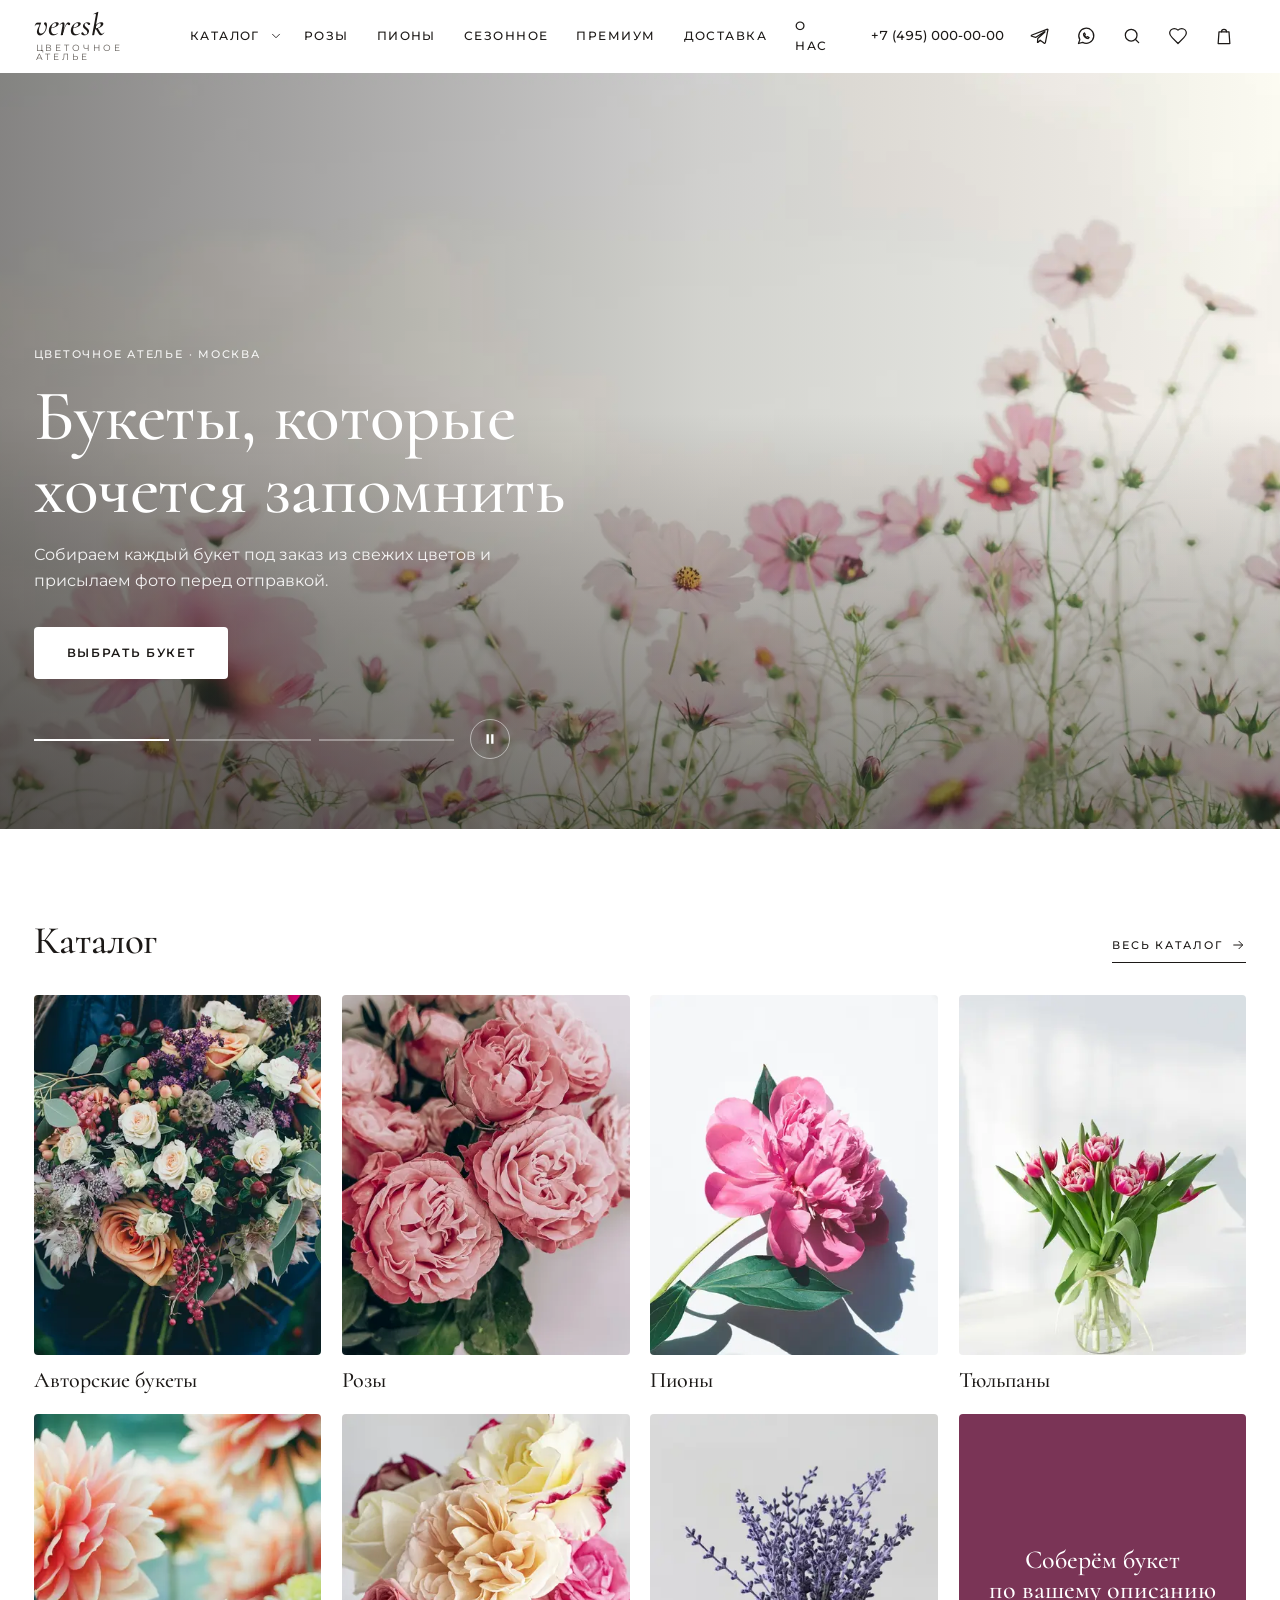
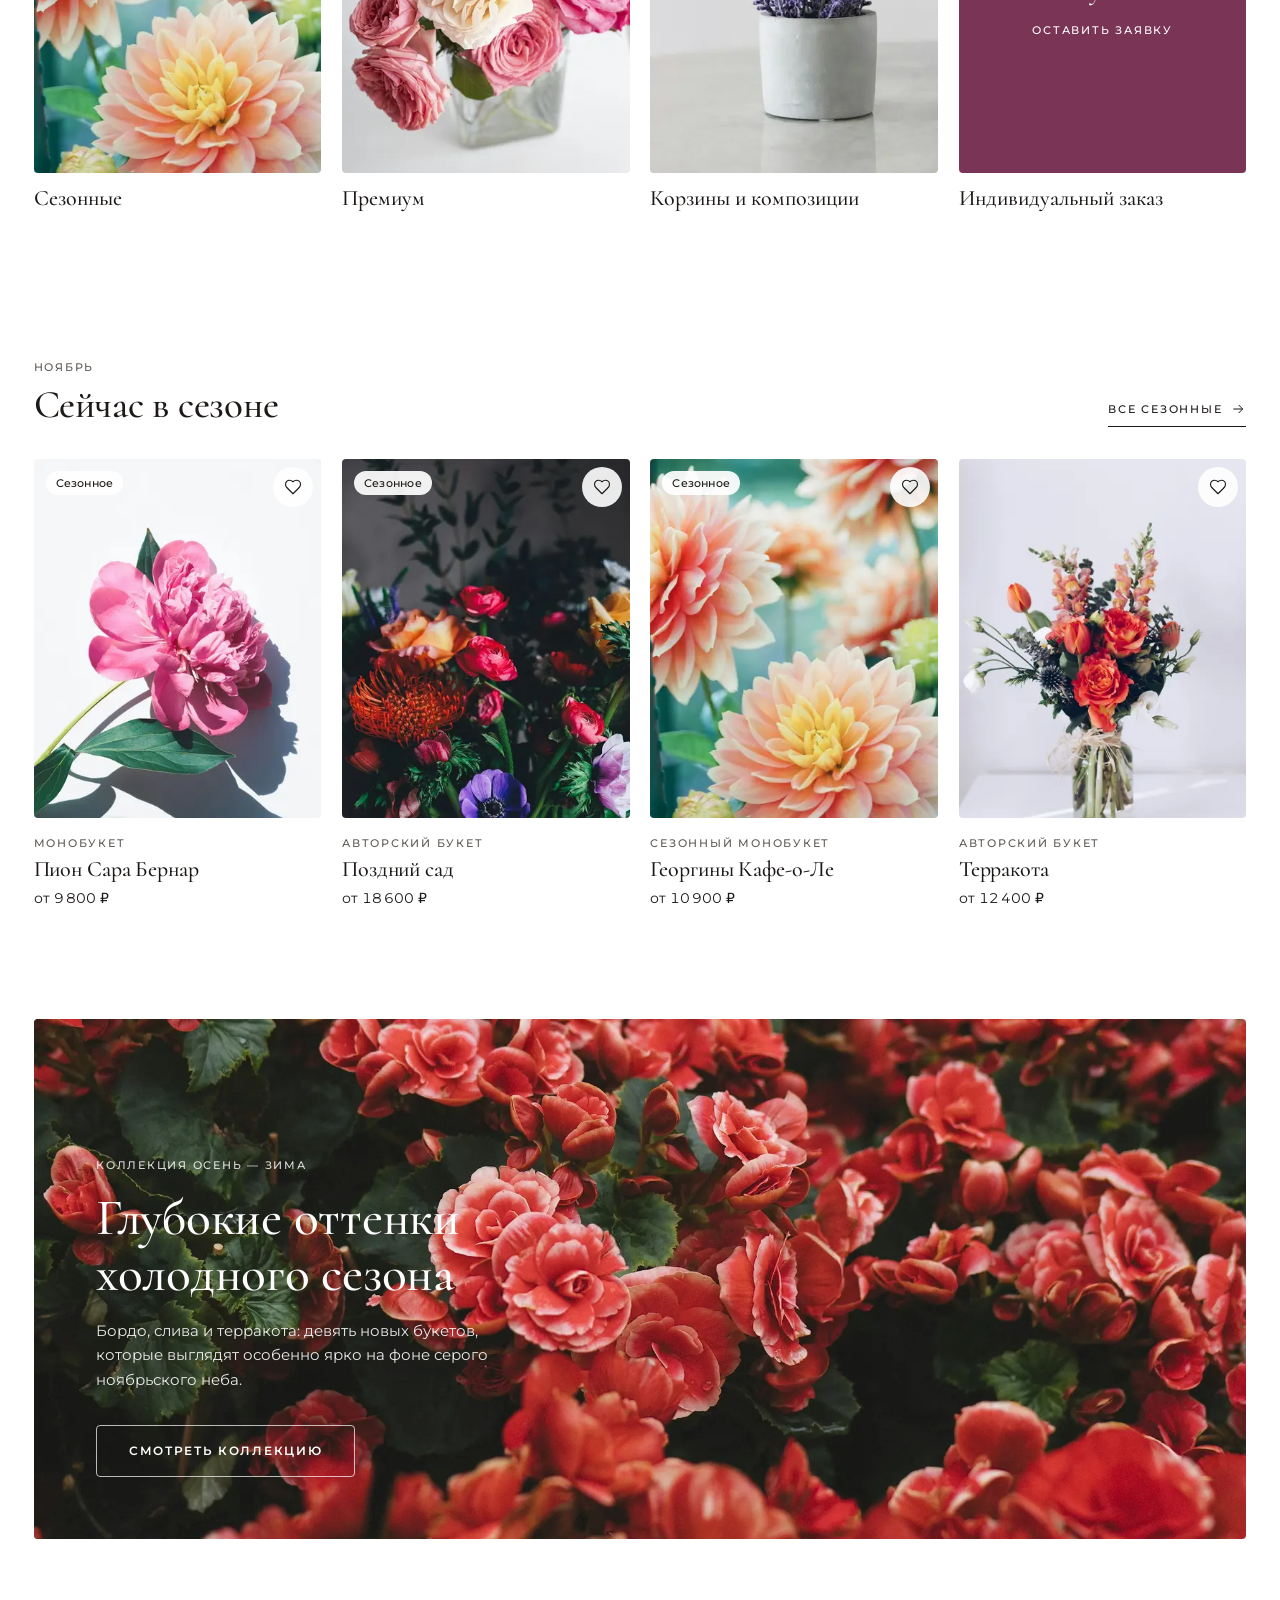
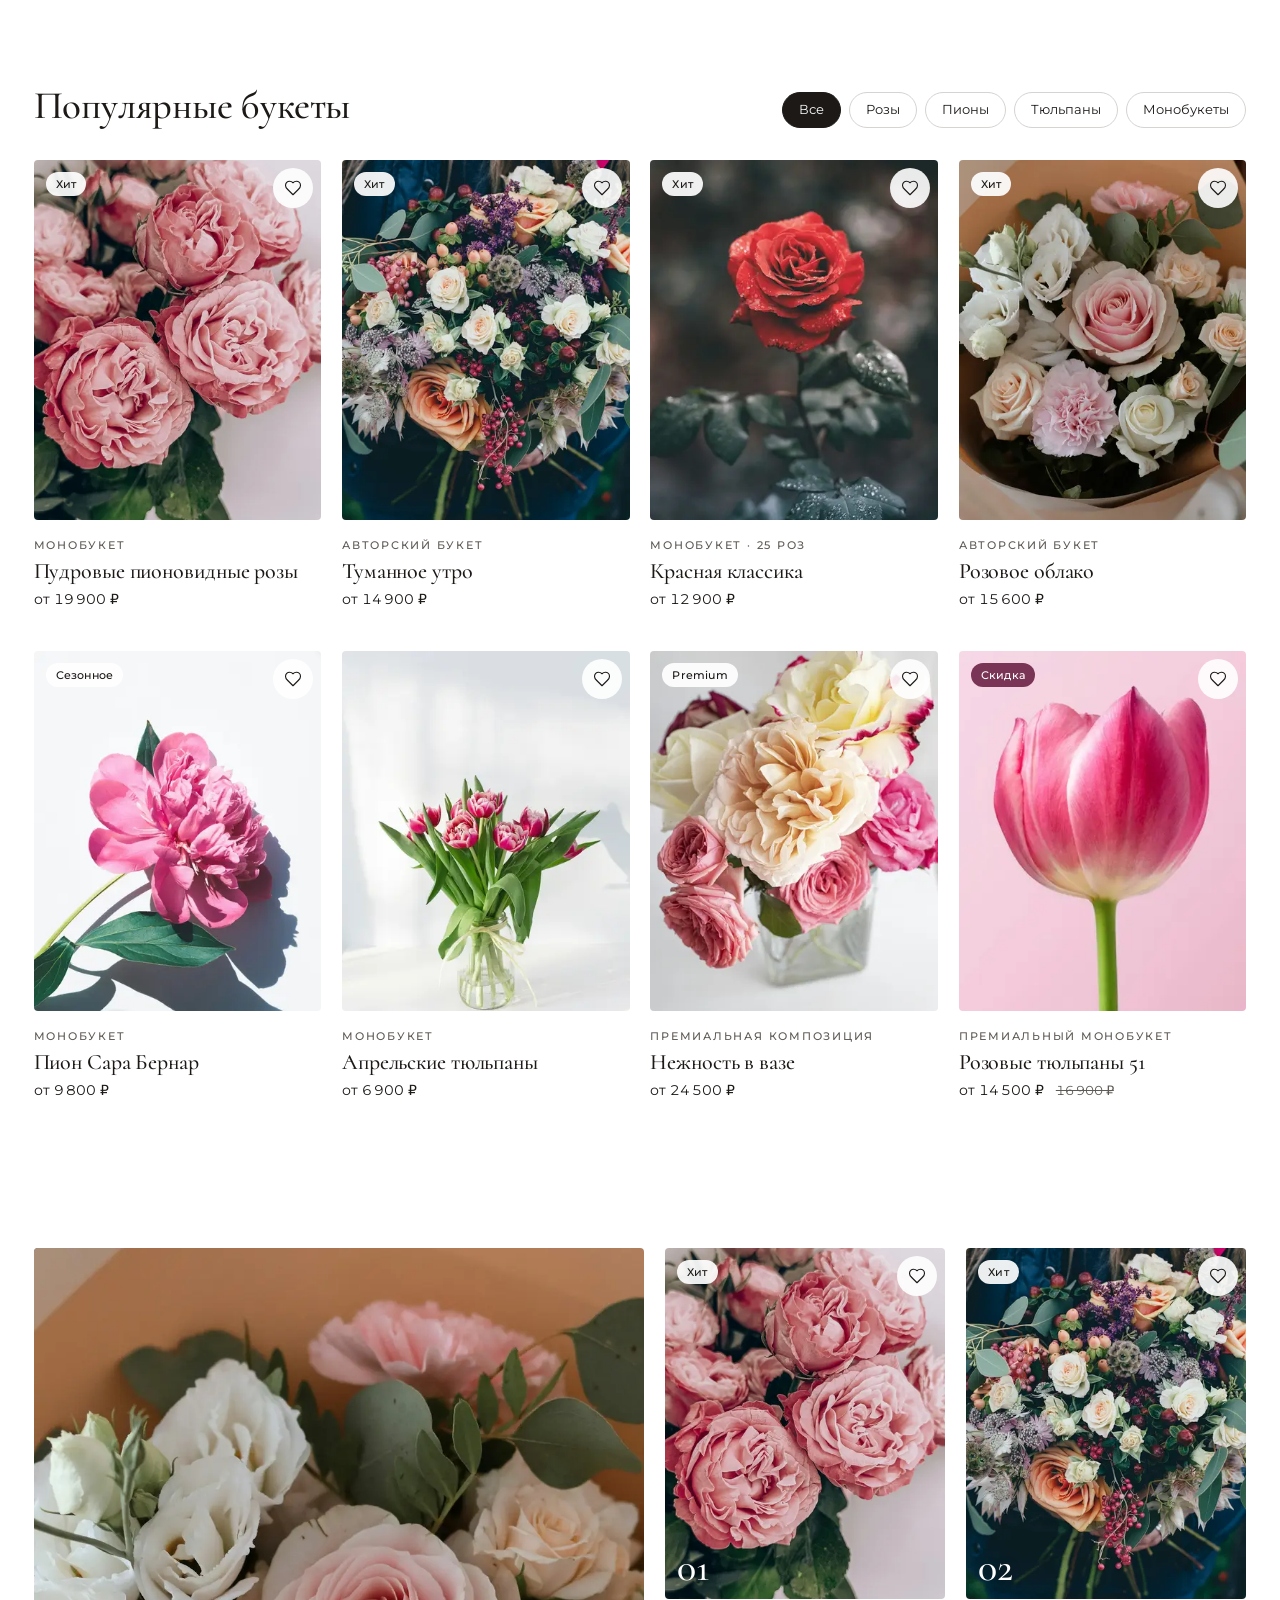
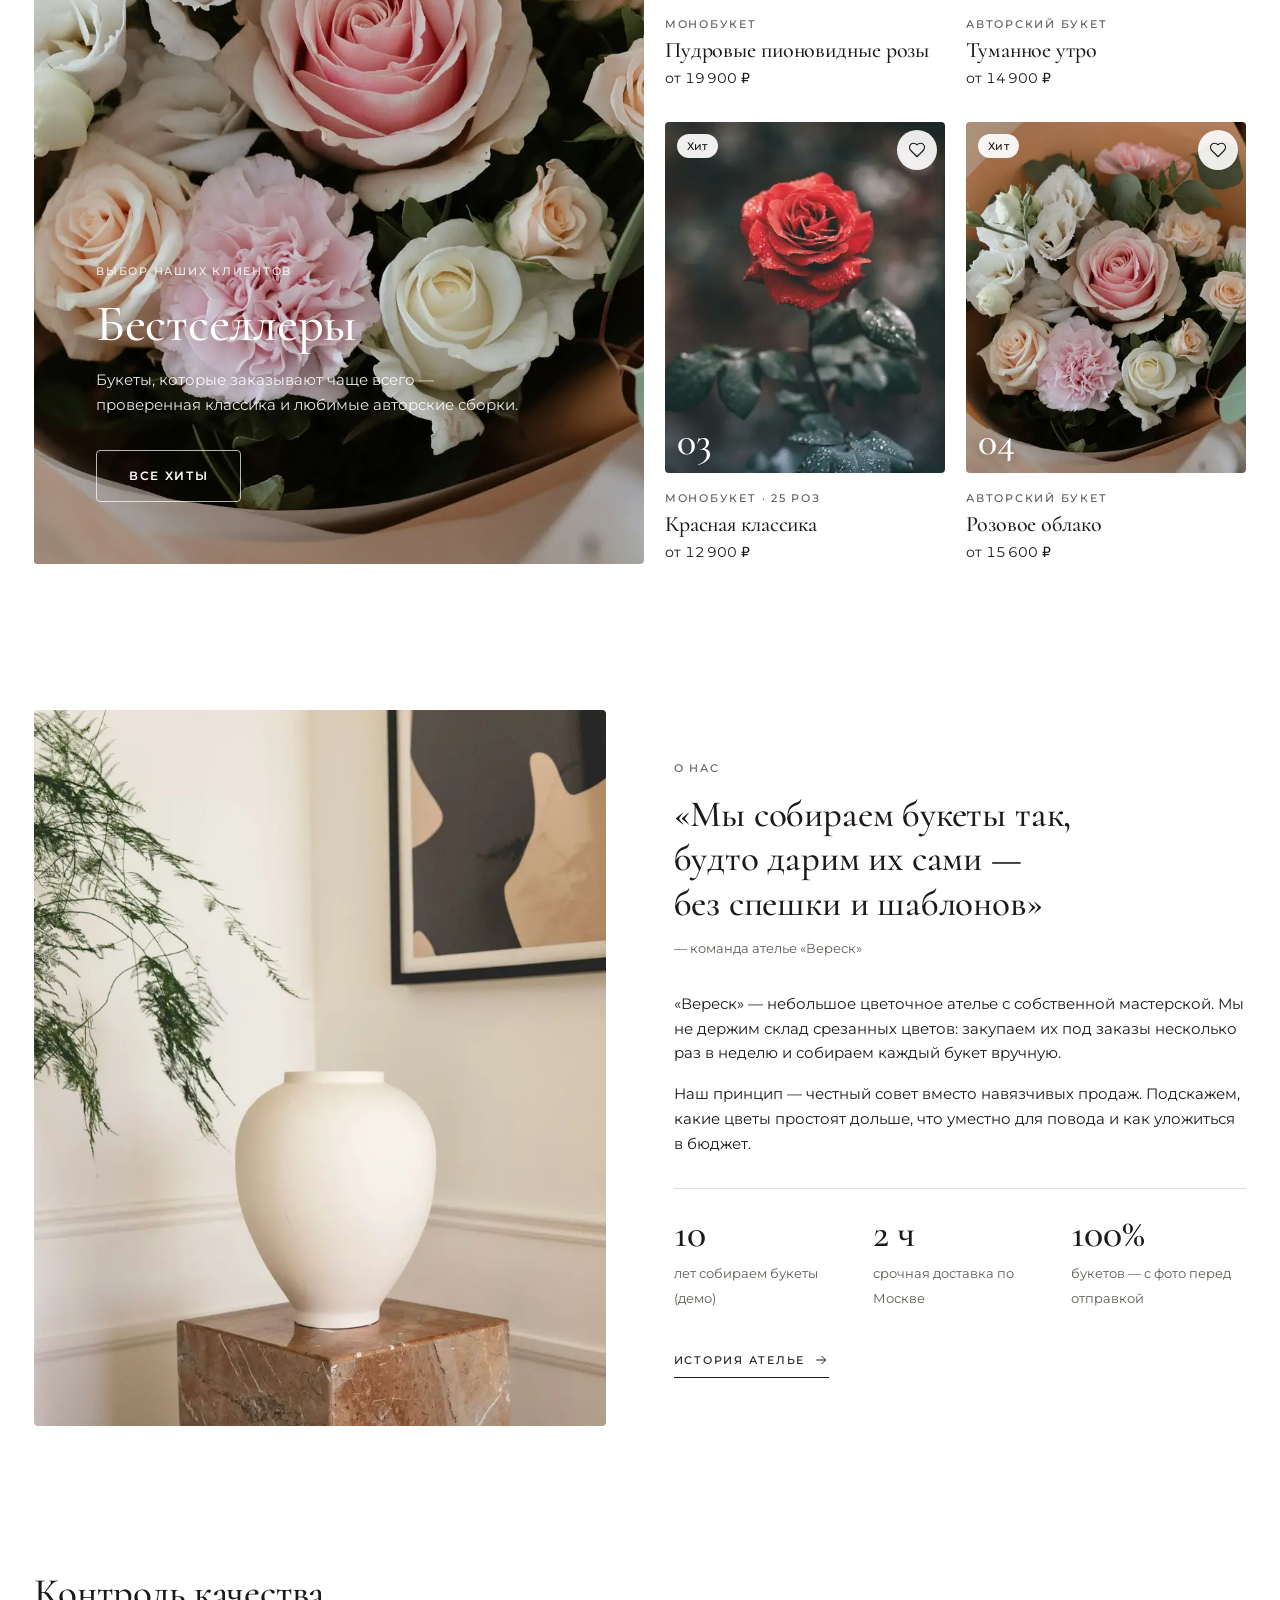
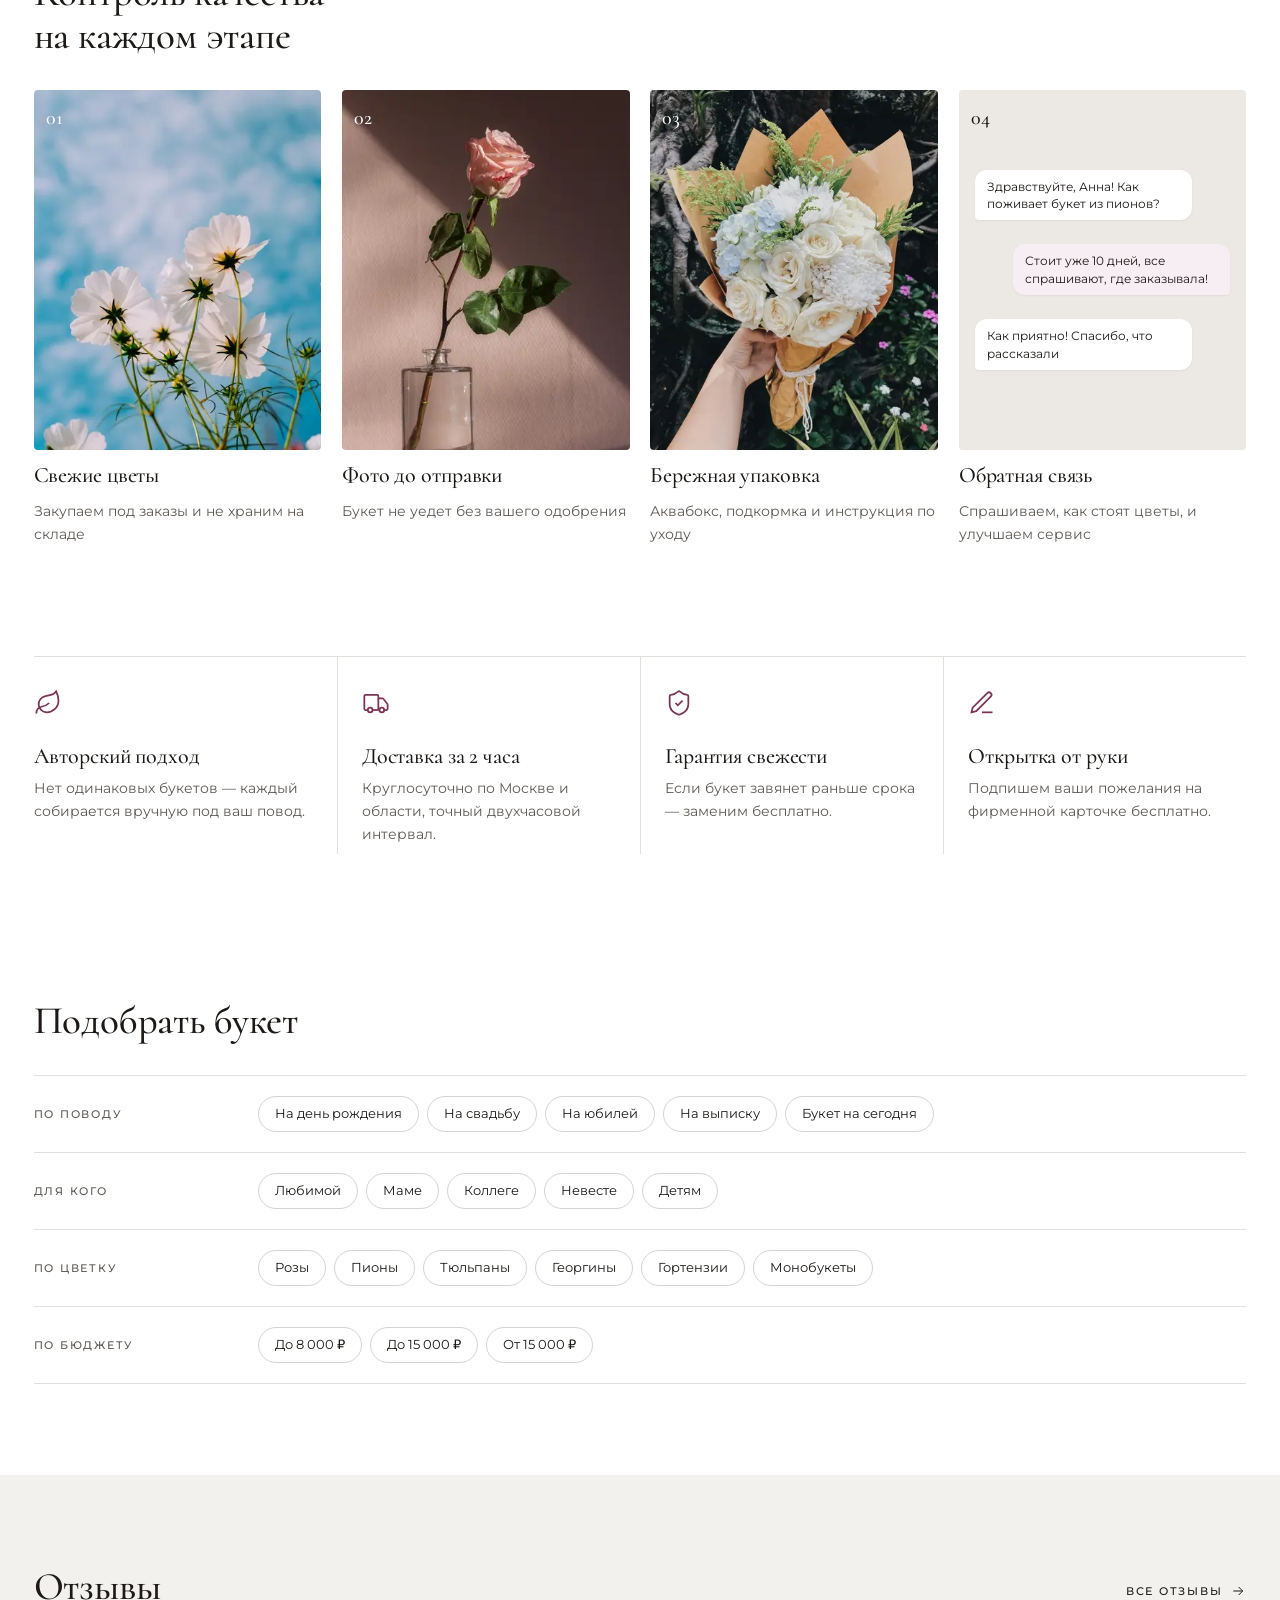
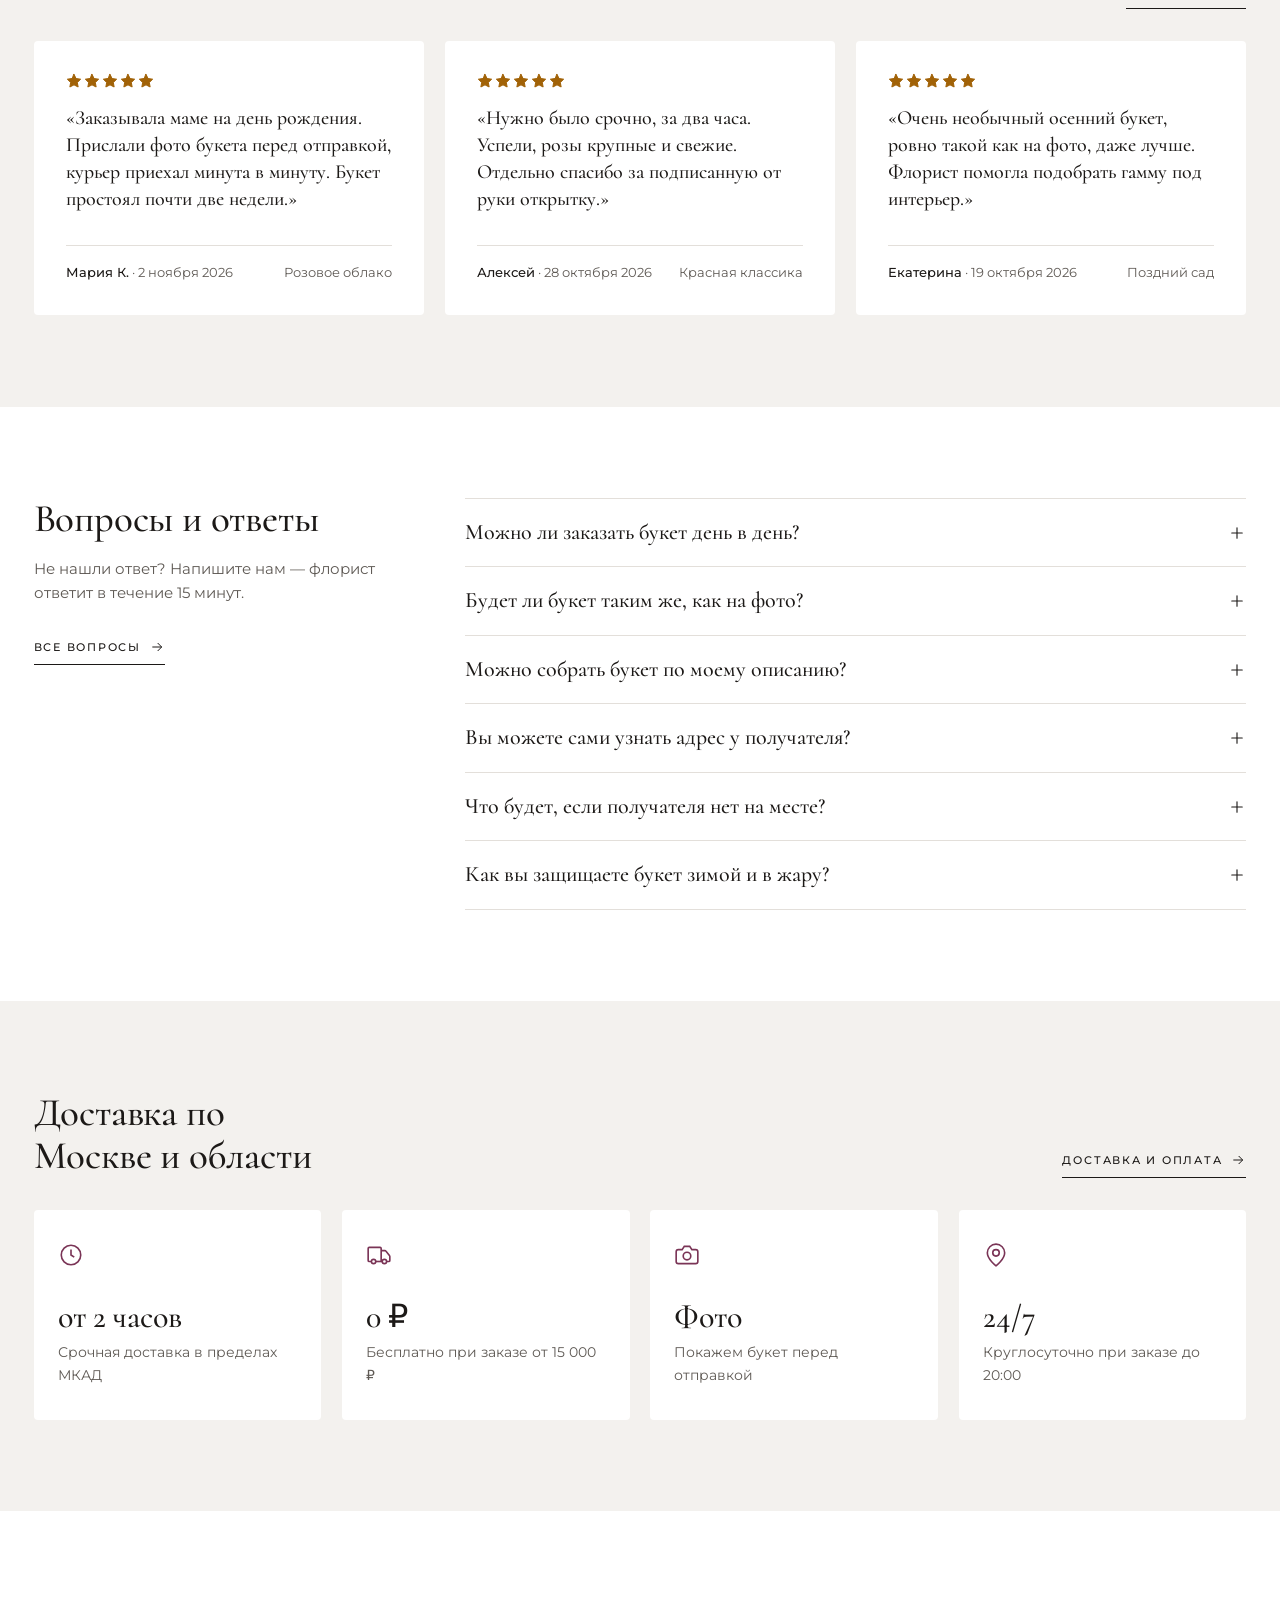
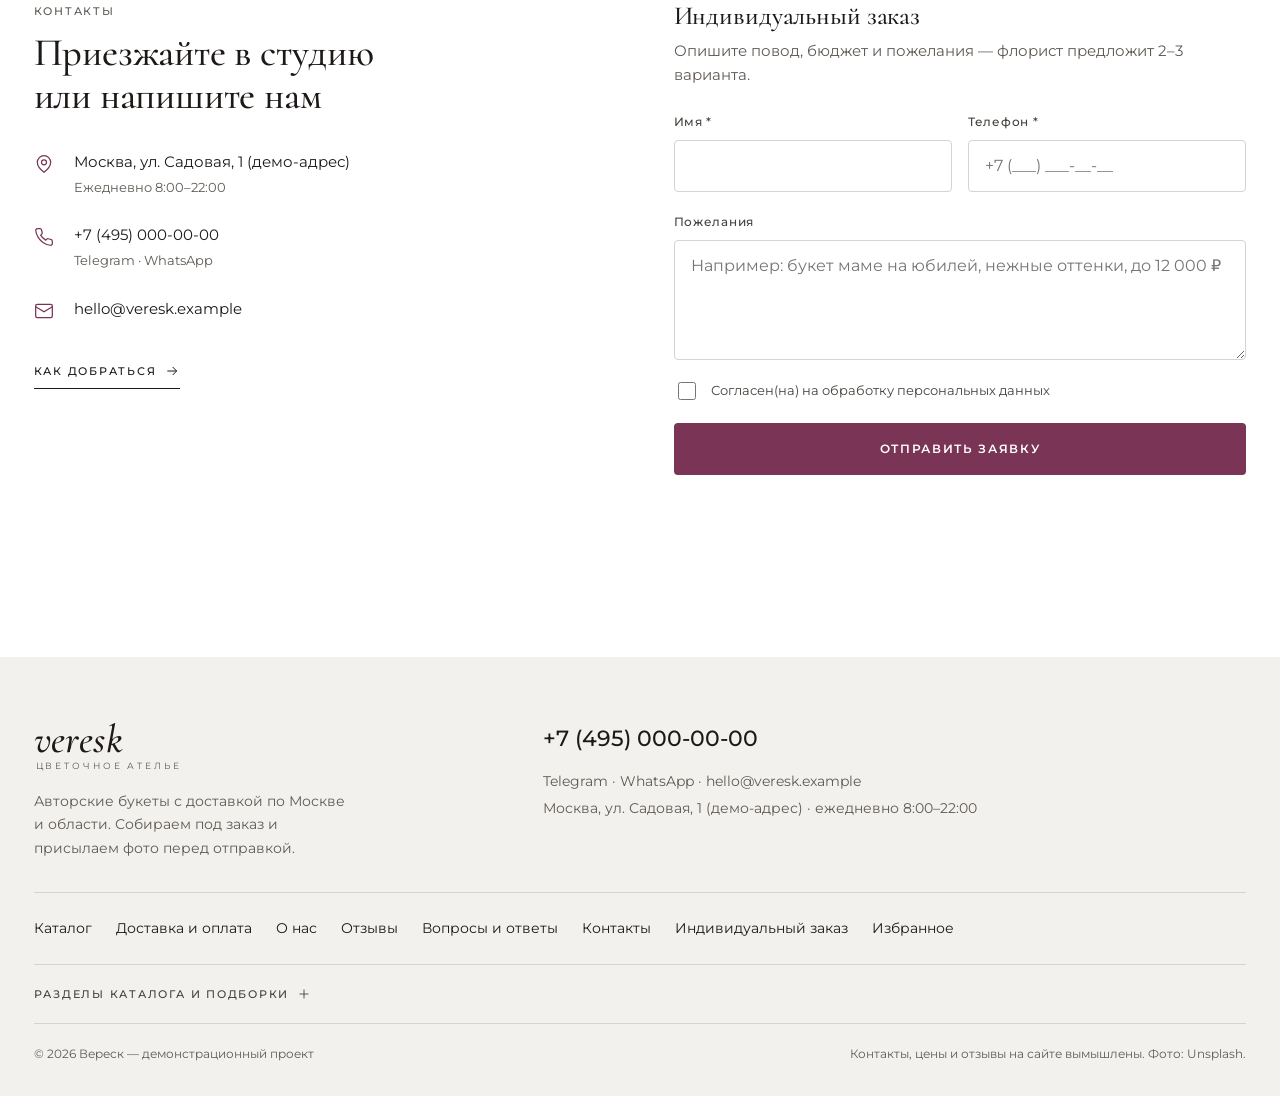
<file: index.html>
<!doctype html>
<html lang="ru">
<head>
<meta charset="utf-8">
<meta name="viewport" content="width=device-width, initial-scale=1">
<title>Вереск — авторские букеты с доставкой по Москве</title>
<meta name="description" content="Цветочное ателье «Вереск»: авторские букеты, розы, пионы, тюльпаны и сезонные цветы. Собираем под заказ, присылаем фото перед отправкой. Демонстрационный проект.">
<meta name="theme-color" content="#FFFFFF">
<link rel="icon" href="assets/img/favicon.svg" type="image/svg+xml">
<link rel="preload" href="assets/fonts/cormorant-cyrillic-500-normal.woff2" as="font" type="font/woff2" crossorigin>
<link rel="preload" href="assets/img/hero1.webp" as="image" media="(min-width: 768px)">
<link rel="preload" href="assets/img/hero1-m.webp" as="image" media="(max-width: 767px)">
<link rel="stylesheet" href="assets/css/tokens.css">
<link rel="stylesheet" href="assets/css/styles.css">
</head>
<body data-page="home">
<a class="skip" href="#main">Перейти к содержимому</a>
<header id="site-header"></header>

<main id="main">
  <!-- 1. Главный баннер-слайдер -->
  <section class="hero" aria-roledescription="carousel" aria-label="Коллекции ателье">
    <div class="hero__media">
      <div class="hero__slide is-active">
        <picture><source media="(max-width: 767px)" srcset="assets/img/hero1-m.webp"><img src="assets/img/hero1.webp" alt="Нежное поле розовой космеи" width="1920" height="1080" fetchpriority="high"></picture>
      </div>
      <div class="hero__slide">
        <picture><source media="(max-width: 767px)" srcset="assets/img/hero2-m.webp"><img src="assets/img/hero2.webp" alt="Тёмный осенний букет с георгинами и розами" width="1920" height="1080" loading="lazy"></picture>
      </div>
      <div class="hero__slide">
        <picture><source media="(max-width: 767px)" srcset="assets/img/hero3-m.webp"><img src="assets/img/hero3.webp" alt="Пышный авторский букет в пастельной гамме" width="1920" height="1080" loading="lazy"></picture>
      </div>
    </div>
    <div class="hero__content">
      <div class="container">
        <div class="hero__text">
          <div class="hero__copy is-active">
            <p class="label hero__eyebrow">Цветочное ателье · Москва</p>
            <h1 class="hero__title">Букеты, которые хочется запомнить</h1>
            <p class="hero__sub">Собираем каждый букет под заказ из свежих цветов и присылаем фото перед отправкой.</p>
            <a class="btn btn--light" href="catalog.html">Выбрать букет</a>
          </div>
          <div class="hero__copy" aria-hidden="true">
            <p class="label hero__eyebrow">Сезонная коллекция</p>
            <p class="hero__title">Поздний сад</p>
            <p class="hero__sub">Винные георгины, бархатные розы и глубокая зелень — осень в самом насыщенном цвете.</p>
            <a class="btn btn--light" href="catalog.html?cat=sezonnye" tabindex="-1">Смотреть коллекцию</a>
          </div>
          <div class="hero__copy" aria-hidden="true">
            <p class="label hero__eyebrow">Индивидуальный заказ</p>
            <p class="hero__title">Соберём букет по&nbsp;вашему описанию</p>
            <p class="hero__sub">Расскажите о поводе и любимых цветах — флорист предложит варианты за 15 минут.</p>
            <a class="btn btn--light" href="contacts.html#order" tabindex="-1">Оставить заявку</a>
          </div>
          <div class="hero__ctrl">
            <div class="hero__dots" role="group" aria-label="Слайды">
              <button class="hero__dot" type="button" aria-label="Слайд 1"><span></span></button>
              <button class="hero__dot" type="button" aria-label="Слайд 2"><span></span></button>
              <button class="hero__dot" type="button" aria-label="Слайд 3"><span></span></button>
            </div>
            <button class="hero__pause" type="button" aria-label="Остановить показ"><svg viewBox="0 0 24 24" fill="currentColor"><path d="M6 4h4v16H6zM14 4h4v16h-4z"/></svg></button>
          </div>
        </div>
      </div>
    </div>
  </section>

  <!-- 2. Каталог (категории) -->
  <section class="section" aria-labelledby="h-cats">
    <div class="container">
      <div class="section__head"><h2 class="h2" id="h-cats">Каталог</h2><a class="link-arrow" href="catalog.html">Весь каталог <svg class="ic" viewBox="0 0 24 24" fill="none" stroke="currentColor" stroke-width="1.5" aria-hidden="true"><path d="M5 12h14M13 6l6 6-6 6"/></svg></a></div>
      <div class="cats" id="home-cats" data-reveal></div>
    </div>
  </section>

  <!-- 3. Сейчас в сезоне -->
  <section class="section section--tight" aria-labelledby="h-season">
    <div class="container">
      <div class="section__head"><div><p class="label">Ноябрь</p><h2 class="h2" id="h-season" style="margin-top:.5rem">Сейчас в сезоне</h2></div><a class="link-arrow" href="catalog.html?cat=sezonnye">Все сезонные <svg class="ic" viewBox="0 0 24 24" fill="none" stroke="currentColor" stroke-width="1.5" aria-hidden="true"><path d="M5 12h14M13 6l6 6-6 6"/></svg></a></div>
      <div class="grid" id="home-season" data-reveal></div>
    </div>
  </section>

  <!-- 4. Сезонная коллекция (баннер) -->
  <section class="section section--tight" aria-labelledby="h-collection">
    <div class="container">
      <div class="banner" data-reveal>
        <picture><source media="(max-width: 767px)" srcset="assets/img/banner-season-m.webp"><img src="assets/img/banner-season.webp" alt="" width="1920" height="1080" loading="lazy"></picture>
        <div class="banner__in">
          <p class="label">Коллекция осень — зима</p>
          <h2 class="banner__title" id="h-collection">Глубокие оттенки холодного сезона</h2>
          <p>Бордо, слива и терракота: девять новых букетов, которые выглядят особенно ярко на фоне серого ноябрьского неба.</p>
          <a class="btn btn--ghost-light" href="catalog.html?cat=sezonnye">Смотреть коллекцию</a>
        </div>
      </div>
    </div>
  </section>

  <!-- 5. Популярные букеты -->
  <section class="section" aria-labelledby="h-pop">
    <div class="container">
      <div class="section__head"><h2 class="h2" id="h-pop">Популярные букеты</h2><div class="tabs" id="pop-tabs" role="tablist" aria-label="Фильтр популярных букетов"></div></div>
      <div class="grid" id="home-popular" role="tabpanel" data-reveal></div>
    </div>
  </section>

  <!-- 6. Бестселлеры -->
  <section class="section section--tight" aria-labelledby="h-best">
    <div class="container">
      <div class="best">
        <div class="banner" data-reveal>
          <img src="assets/img/banner-best.webp" alt="" width="1120" height="1400" loading="lazy">
          <div class="banner__in">
            <p class="label">Выбор наших клиентов</p>
            <h2 class="banner__title" id="h-best">Бестселлеры</h2>
            <p>Букеты, которые заказывают чаще всего — проверенная классика и любимые авторские сборки.</p>
            <a class="btn btn--ghost-light" href="catalog.html?sort=popular">Все хиты</a>
          </div>
        </div>
        <div class="best__grid" id="home-best" data-reveal></div>
      </div>
    </div>
  </section>

  <!-- 7. История / О нас -->
  <section class="section" aria-labelledby="h-about">
    <div class="container split">
      <div class="split__img" data-reveal><img src="assets/img/about-m.webp" alt="Ваза с ветвями в светлом интерьере студии" width="800" height="1000" loading="lazy"></div>
      <div data-reveal>
        <p class="label" id="h-about">О нас</p>
        <h2 class="quote">«Мы собираем букеты так, будто дарим их сами — без спешки и шаблонов»</h2>
        <p class="quote-by">— команда ателье «Вереск»</p>
        <p>«Вереск» — небольшое цветочное ателье с собственной мастерской. Мы не держим склад срезанных цветов: закупаем их под заказы несколько раз в неделю и собираем каждый букет вручную.</p>
        <p>Наш принцип — честный совет вместо навязчивых продаж. Подскажем, какие цветы простоят дольше, что уместно для повода и как уложиться в бюджет.</p>
        <div class="facts">
          <div data-stagger><span class="fact__n">10</span><span class="fact__t">лет собираем букеты (демо)</span></div>
          <div data-stagger><span class="fact__n">2 ч</span><span class="fact__t">срочная доставка по Москве</span></div>
          <div data-stagger><span class="fact__n">100%</span><span class="fact__t">букетов — с фото перед отправкой</span></div>
        </div>
        <a class="link-arrow" href="about.html">История ателье <svg class="ic" viewBox="0 0 24 24" fill="none" stroke="currentColor" stroke-width="1.5" aria-hidden="true"><path d="M5 12h14M13 6l6 6-6 6"/></svg></a>
      </div>
    </div>
  </section>

  <!-- 8. Контроль качества -->
  <section class="section section--tight" aria-labelledby="h-quality">
    <div class="container">
      <div class="section__head"><h2 class="h2" id="h-quality">Контроль качества на каждом этапе</h2></div>
      <div class="quality" data-reveal>
        <div class="q" data-stagger><div class="q__img"><img src="assets/img/b24-s.webp" alt="Свежесрезанные полевые цветы" width="400" height="500" loading="lazy"><span class="q__num">01</span></div><h3 class="q__title">Свежие цветы</h3><p class="q__text">Закупаем под заказы и не храним на складе</p></div>
        <div class="q" data-stagger><div class="q__img"><img src="assets/img/b13-s.webp" alt="Роза в стеклянной вазе" width="400" height="500" loading="lazy"><span class="q__num">02</span></div><h3 class="q__title">Фото до отправки</h3><p class="q__text">Букет не уедет без вашего одобрения</p></div>
        <div class="q" data-stagger><div class="q__img"><img src="assets/img/b10-s.webp" alt="Букет белых роз в крафтовой упаковке" width="400" height="500" loading="lazy"><span class="q__num">03</span></div><h3 class="q__title">Бережная упаковка</h3><p class="q__text">Аквабокс, подкормка и инструкция по уходу</p></div>
        <div class="q" data-stagger><div class="q__img"><div class="q__chat" aria-label="Пример переписки с клиентом"><p class="bubble">Здравствуйте, Анна! Как поживает букет из пионов?</p><p class="bubble bubble--me">Стоит уже 10 дней, все спрашивают, где заказывала!</p><p class="bubble">Как приятно! Спасибо, что рассказали</p></div><span class="q__num" style="color:var(--color-fg);text-shadow:none">04</span></div><h3 class="q__title">Обратная связь</h3><p class="q__text">Спрашиваем, как стоят цветы, и улучшаем сервис</p></div>
      </div>
    </div>
  </section>

  <!-- 9. Преимущества -->
  <section class="section section--tight" aria-labelledby="h-adv">
    <div class="container">
      <h2 class="sr-only" id="h-adv">Почему выбирают «Вереск»</h2>
      <div class="adv" data-reveal>
        <div class="adv__item" data-stagger><svg class="ic" viewBox="0 0 24 24" fill="none" stroke="currentColor" stroke-width="1.5" aria-hidden="true"><path d="M11 20A7 7 0 0 1 9.8 6.1C15.5 5 17 4.5 19 2c1 2 2 4.2 2 8 0 5.5-4.8 10-10 10Z"/><path d="M2 21c0-3 1.9-5.4 5.1-6C9.5 14.5 12 13 13 12"/></svg><h3 class="adv__title">Авторский подход</h3><p>Нет одинаковых букетов — каждый собирается вручную под ваш повод.</p></div>
        <div class="adv__item" data-stagger><svg class="ic" viewBox="0 0 24 24" fill="none" stroke="currentColor" stroke-width="1.5" aria-hidden="true"><path d="M14 18V6a1 1 0 0 0-1-1H3a1 1 0 0 0-1 1v11a1 1 0 0 0 1 1h2"/><path d="M15 18H9"/><path d="M19 18h2a1 1 0 0 0 1-1v-3.6a1 1 0 0 0-.2-.6l-3.5-4.4A1 1 0 0 0 17.5 8H14"/><circle cx="17" cy="18" r="2"/><circle cx="7" cy="18" r="2"/></svg><h3 class="adv__title">Доставка за 2 часа</h3><p>Круглосуточно по Москве и области, точный двухчасовой интервал.</p></div>
        <div class="adv__item" data-stagger><svg class="ic" viewBox="0 0 24 24" fill="none" stroke="currentColor" stroke-width="1.5" aria-hidden="true"><path d="M20 13c0 5-3.5 7.5-7.7 9a1 1 0 0 1-.7 0C7.5 20.5 4 18 4 13V6a1 1 0 0 1 1-1c2 0 4.5-1.2 6.2-2.7a1.2 1.2 0 0 1 1.6 0C14.5 3.8 17 5 19 5a1 1 0 0 1 1 1Z"/><path d="m9 12 2 2 4-4"/></svg><h3 class="adv__title">Гарантия свежести</h3><p>Если букет завянет раньше срока — заменим бесплатно.</p></div>
        <div class="adv__item" data-stagger><svg class="ic" viewBox="0 0 24 24" fill="none" stroke="currentColor" stroke-width="1.5" aria-hidden="true"><path d="M12 20h9"/><path d="M16.5 3.5a2.1 2.1 0 0 1 3 3L7 19l-4 1 1-4Z"/></svg><h3 class="adv__title">Открытка от руки</h3><p>Подпишем ваши пожелания на фирменной карточке бесплатно.</p></div>
      </div>
    </div>
  </section>

  <!-- 10. Подобрать букет -->
  <section class="section" aria-labelledby="h-pick">
    <div class="container">
      <div class="section__head"><h2 class="h2" id="h-pick">Подобрать букет</h2></div>
      <div class="picker" id="picker"></div>
    </div>
  </section>

  <!-- 11. Отзывы -->
  <section class="section section--surface" aria-labelledby="h-rev">
    <div class="container">
      <div class="section__head"><h2 class="h2" id="h-rev">Отзывы</h2><a class="link-arrow" href="reviews.html">Все отзывы <svg class="ic" viewBox="0 0 24 24" fill="none" stroke="currentColor" stroke-width="1.5" aria-hidden="true"><path d="M5 12h14M13 6l6 6-6 6"/></svg></a></div>
      <div class="reviews" id="home-reviews" data-reveal></div>
    </div>
  </section>

  <!-- 12. FAQ -->
  <section class="section" aria-labelledby="h-faq">
    <div class="container faq-wrap">
      <div>
        <h2 class="h2" id="h-faq">Вопросы и ответы</h2>
        <p class="muted" style="margin:1rem 0 1.5rem">Не нашли ответ? Напишите нам — флорист ответит в течение 15 минут.</p>
        <a class="link-arrow" href="faq.html">Все вопросы <svg class="ic" viewBox="0 0 24 24" fill="none" stroke="currentColor" stroke-width="1.5" aria-hidden="true"><path d="M5 12h14M13 6l6 6-6 6"/></svg></a>
      </div>
      <div id="home-faq"></div>
    </div>
  </section>

  <!-- 13. Доставка -->
  <section class="section section--surface" aria-labelledby="h-del">
    <div class="container">
      <div class="section__head"><h2 class="h2" id="h-del">Доставка по Москве и области</h2><a class="link-arrow" href="delivery.html">Доставка и оплата <svg class="ic" viewBox="0 0 24 24" fill="none" stroke="currentColor" stroke-width="1.5" aria-hidden="true"><path d="M5 12h14M13 6l6 6-6 6"/></svg></a></div>
      <div class="deliv" data-reveal>
        <div class="deliv__item" data-stagger><svg class="ic" viewBox="0 0 24 24" fill="none" stroke="currentColor" stroke-width="1.5" aria-hidden="true"><circle cx="12" cy="12" r="9"/><path d="M12 7v5l3 2"/></svg><span class="deliv__big">от 2 часов</span><p>Срочная доставка в пределах МКАД</p></div>
        <div class="deliv__item" data-stagger><svg class="ic" viewBox="0 0 24 24" fill="none" stroke="currentColor" stroke-width="1.5" aria-hidden="true"><path d="M14 18V6a1 1 0 0 0-1-1H3a1 1 0 0 0-1 1v11a1 1 0 0 0 1 1h2"/><path d="M15 18H9"/><path d="M19 18h2a1 1 0 0 0 1-1v-3.6a1 1 0 0 0-.2-.6l-3.5-4.4A1 1 0 0 0 17.5 8H14"/><circle cx="17" cy="18" r="2"/><circle cx="7" cy="18" r="2"/></svg><span class="deliv__big">0 ₽</span><p>Бесплатно при заказе от 15 000 ₽</p></div>
        <div class="deliv__item" data-stagger><svg class="ic" viewBox="0 0 24 24" fill="none" stroke="currentColor" stroke-width="1.5" aria-hidden="true"><path d="M14.5 4h-5L7.5 7H4a2 2 0 0 0-2 2v9a2 2 0 0 0 2 2h16a2 2 0 0 0 2-2V9a2 2 0 0 0-2-2h-3.5l-2-3Z"/><circle cx="12" cy="13" r="3.5"/></svg><span class="deliv__big">Фото</span><p>Покажем букет перед отправкой</p></div>
        <div class="deliv__item" data-stagger><svg class="ic" viewBox="0 0 24 24" fill="none" stroke="currentColor" stroke-width="1.5" aria-hidden="true"><path d="M20 10c0 6-8 12-8 12S4 16 4 10a8 8 0 0 1 16 0Z"/><circle cx="12" cy="10" r="3"/></svg><span class="deliv__big">24/7</span><p>Круглосуточно при заказе до 20:00</p></div>
      </div>
    </div>
  </section>

  <!-- 14. Контакты + индивидуальный заказ -->
  <section class="section" aria-labelledby="h-contact">
    <div class="container contact">
      <div>
        <p class="label">Контакты</p>
        <h2 class="h2" id="h-contact" style="margin-top:.75rem">Приезжайте в студию или напишите нам</h2>
        <ul class="contact__list">
          <li class="contact__item"><svg class="ic" viewBox="0 0 24 24" fill="none" stroke="currentColor" stroke-width="1.5" aria-hidden="true"><path d="M20 10c0 6-8 12-8 12S4 16 4 10a8 8 0 0 1 16 0Z"/><circle cx="12" cy="10" r="3"/></svg><div>Москва, ул. Садовая, 1 (демо-адрес)<br><span class="muted small">Ежедневно 8:00–22:00</span></div></li>
          <li class="contact__item"><svg class="ic" viewBox="0 0 24 24" fill="none" stroke="currentColor" stroke-width="1.5" aria-hidden="true"><path d="M22 16.9v3a2 2 0 0 1-2.2 2 19.8 19.8 0 0 1-8.6-3.1 19.5 19.5 0 0 1-6-6A19.8 19.8 0 0 1 2.1 4.2 2 2 0 0 1 4.1 2h3a2 2 0 0 1 2 1.7c.1.9.4 1.8.7 2.7a2 2 0 0 1-.5 2.1L8 9.8a16 16 0 0 0 6 6l1.3-1.3a2 2 0 0 1 2.1-.4c.9.3 1.8.6 2.7.7a2 2 0 0 1 1.7 2Z"/></svg><div><a href="tel:+74950000000">+7 (495) 000-00-00</a><br><span class="muted small">Telegram · WhatsApp</span></div></li>
          <li class="contact__item"><svg class="ic" viewBox="0 0 24 24" fill="none" stroke="currentColor" stroke-width="1.5" aria-hidden="true"><rect x="2" y="4" width="20" height="16" rx="2"/><path d="m22 7-10 6L2 7"/></svg><div><a href="mailto:hello@veresk.example">hello@veresk.example</a></div></li>
        </ul>
        <a class="link-arrow" href="contacts.html">Как добраться <svg class="ic" viewBox="0 0 24 24" fill="none" stroke="currentColor" stroke-width="1.5" aria-hidden="true"><path d="M5 12h14M13 6l6 6-6 6"/></svg></a>
      </div>
      <div>
        <h3 class="h3" style="margin-bottom:.5rem">Индивидуальный заказ</h3>
        <p class="muted">Опишите повод, бюджет и пожелания — флорист предложит 2–3 варианта.</p>
        <form class="form" data-demo-form novalidate style="margin-top:1.5rem">
          <div class="form__row">
            <div class="field"><label for="o-name">Имя <span aria-hidden="true">*</span></label><input id="o-name" name="name" autocomplete="name" required></div>
            <div class="field"><label for="o-phone">Телефон <span aria-hidden="true">*</span></label><input id="o-phone" name="phone" type="tel" inputmode="tel" autocomplete="tel" placeholder="+7 (___) ___-__-__" required></div>
          </div>
          <div class="field"><label for="o-msg">Пожелания</label><textarea id="o-msg" name="msg" placeholder="Например: букет маме на юбилей, нежные оттенки, до 12 000 ₽"></textarea></div>
          <label class="check"><input type="checkbox" name="agree" required> Согласен(на) на обработку персональных данных</label>
          <button class="btn btn--primary" type="submit">Отправить заявку</button>
        </form>
      </div>
    </div>
  </section>
</main>

<footer id="site-footer"></footer>
<script src="assets/js/data.js"></script>
<script src="assets/js/app.js"></script>
<script src="assets/js/pages.js"></script>
</body>
</html>
</file>
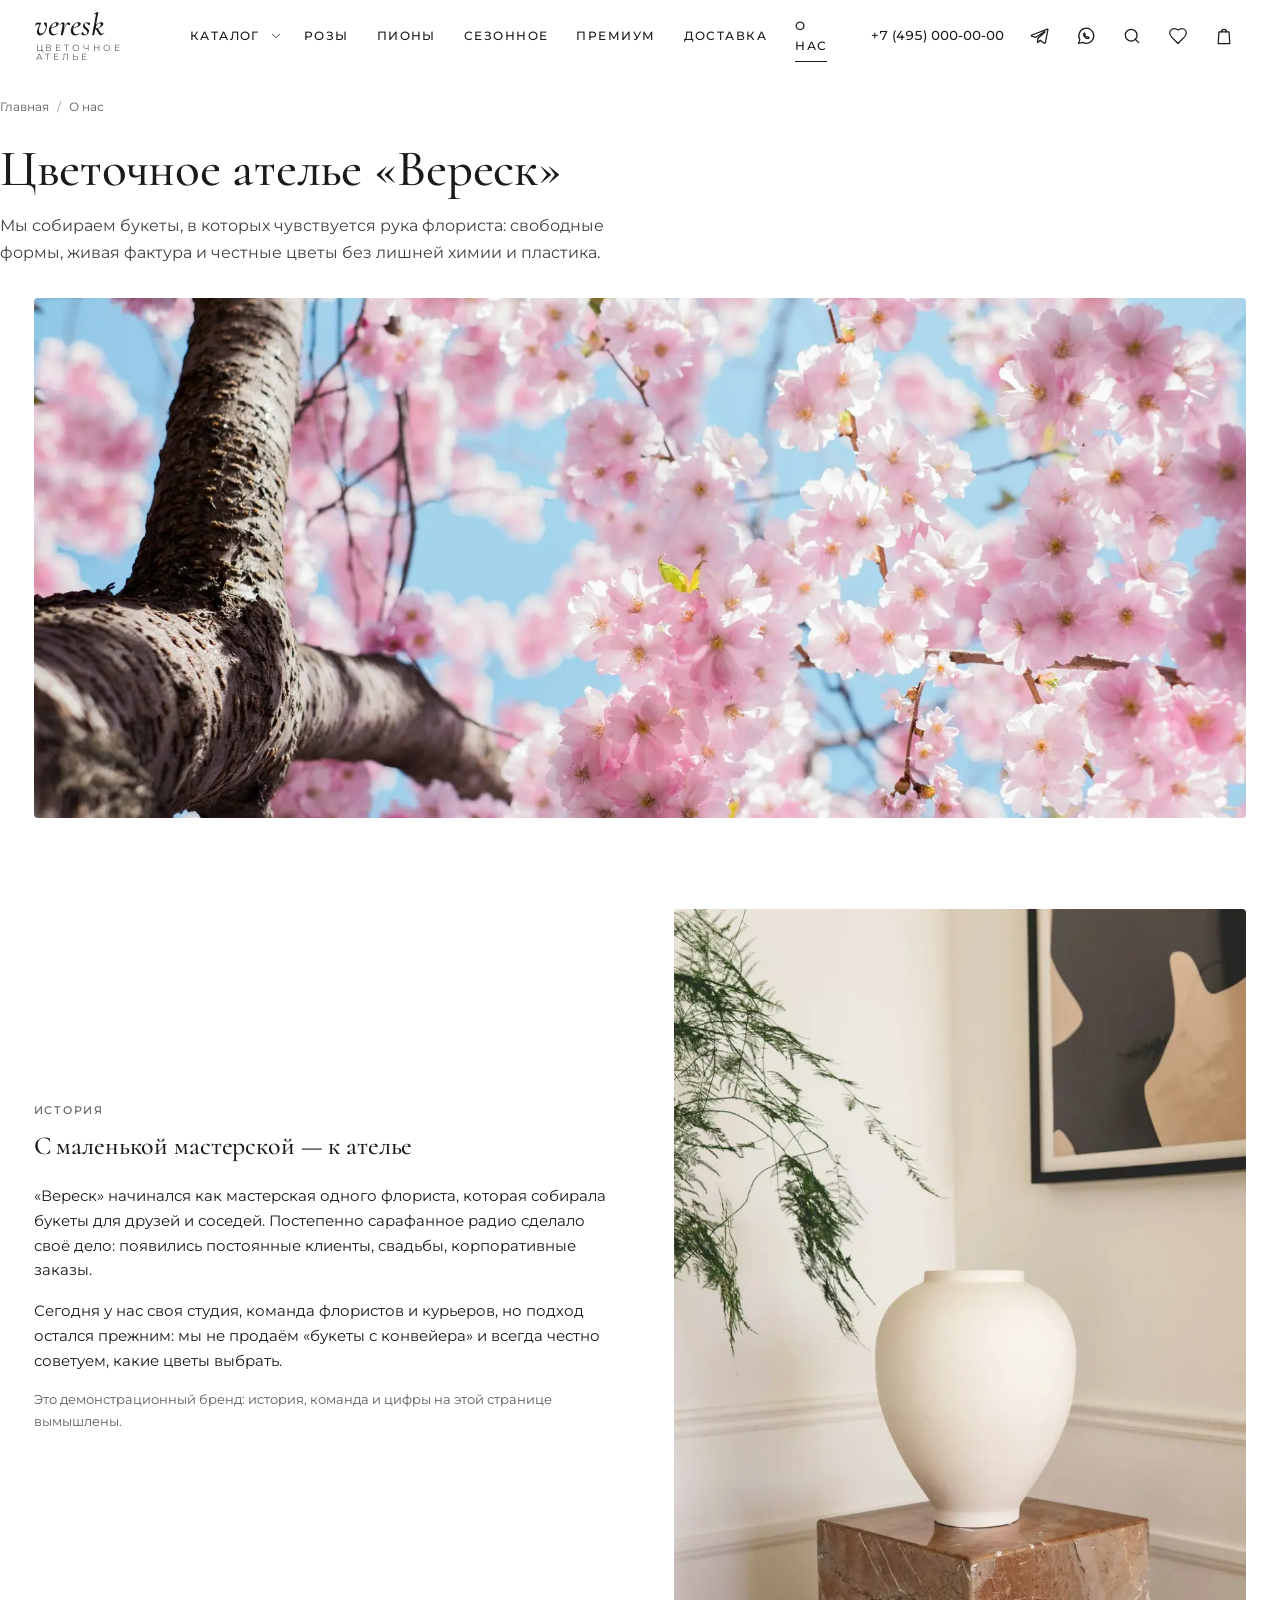
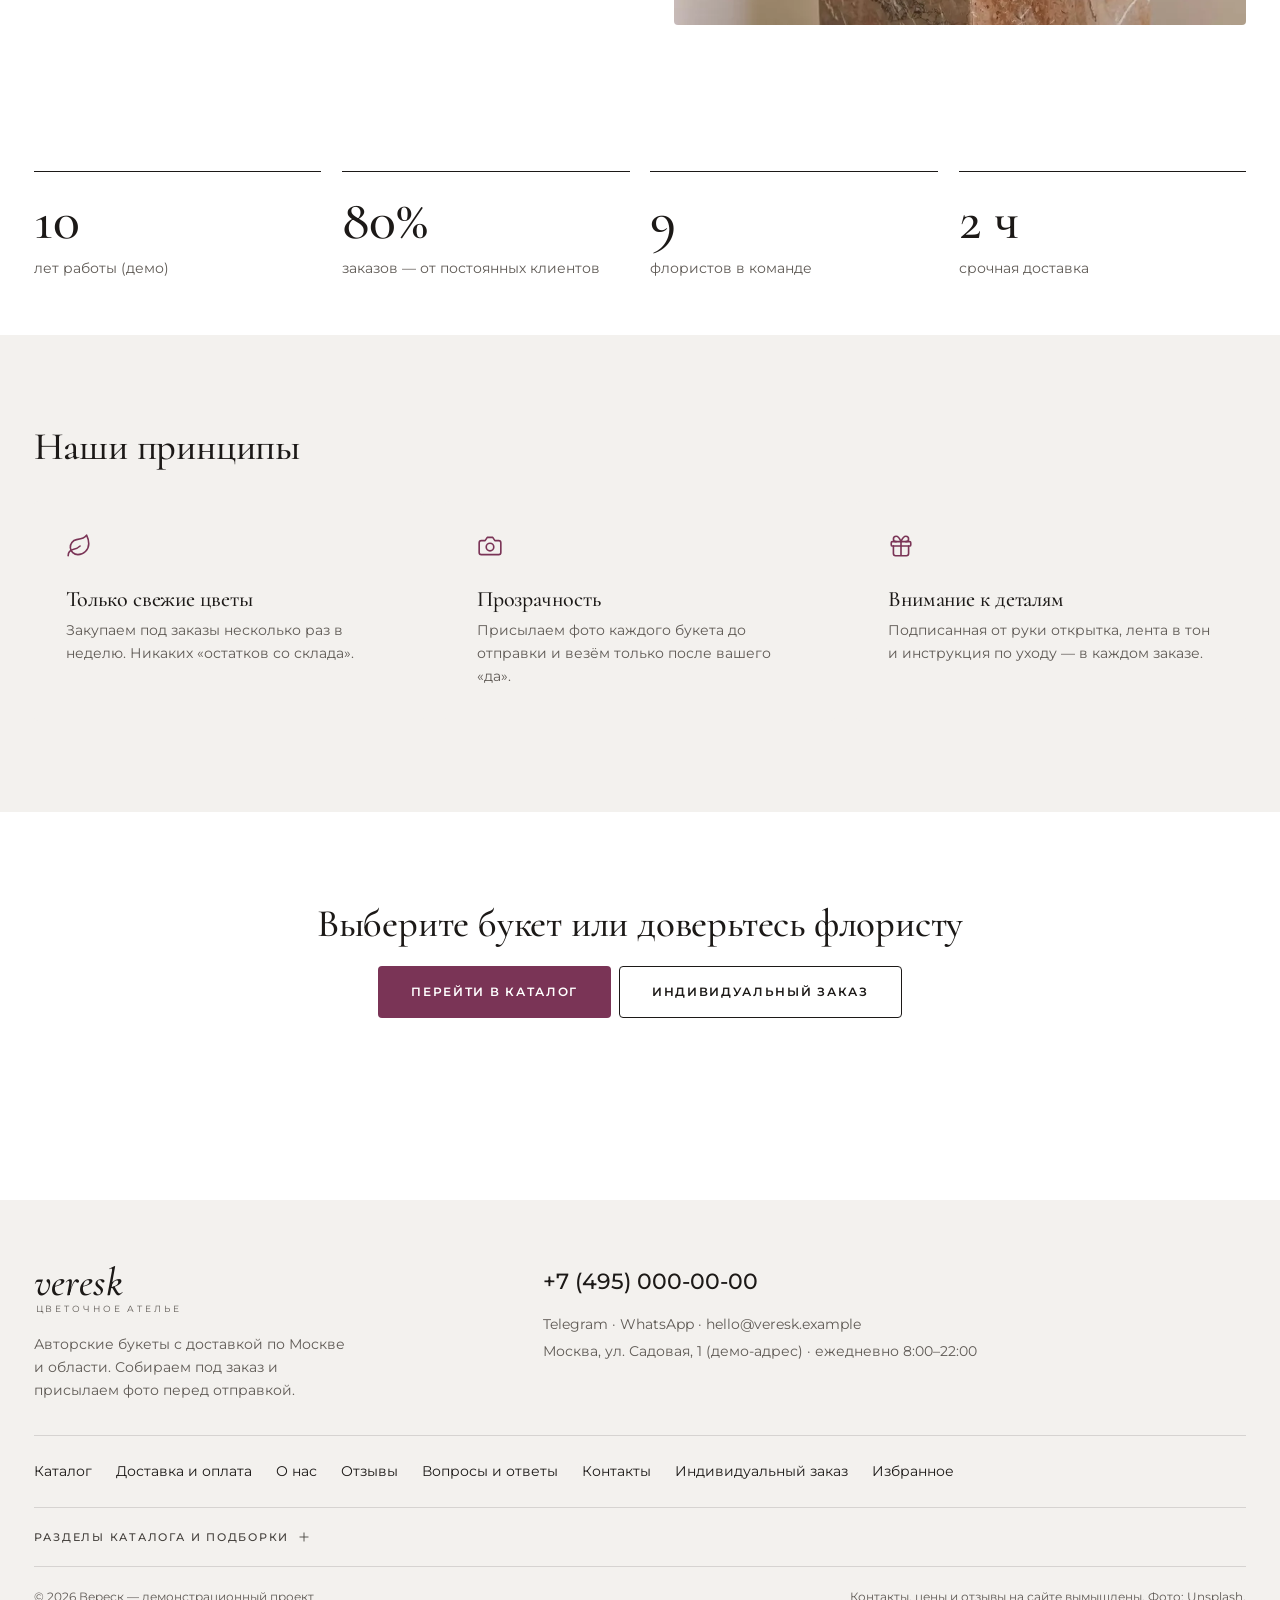
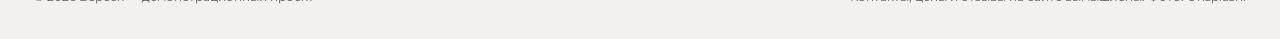
<file: about.html>
<!doctype html>
<html lang="ru">
<head>
<meta charset="utf-8">
<meta name="viewport" content="width=device-width, initial-scale=1">
<title>О нас — цветочное ателье Вереск</title>
<meta name="description" content="История и принципы цветочного ателье «Вереск» (демонстрационный бренд).">
<meta name="theme-color" content="#FFFFFF">
<link rel="icon" href="assets/img/favicon.svg" type="image/svg+xml">
<link rel="preload" href="assets/fonts/cormorant-cyrillic-500-normal.woff2" as="font" type="font/woff2" crossorigin>
<link rel="stylesheet" href="assets/css/tokens.css">
<link rel="stylesheet" href="assets/css/styles.css">
</head>
<body data-page="about">
<a class="skip" href="#main">Перейти к содержимому</a>
<header id="site-header"></header>
<main id="main">

<section class="container page-head"><nav aria-label="Хлебные крошки"><ol class="crumbs"><li><a href="index.html">Главная</a></li><li aria-current="page">О нас</li></ol></nav><h1 class="h1">Цветочное ателье «Вереск»</h1><p class="lead" style="margin-top:1rem">Мы собираем букеты, в которых чувствуется рука флориста: свободные формы, живая фактура и честные цветы без лишней химии и пластика.</p></section>
<section class="container"><div class="wide-img" data-reveal><img src="assets/img/blossom.webp" alt="Ветви цветущей сакуры" width="1920" height="1080"></div></section>
<section class="section"><div class="container split">
  <div class="prose" data-reveal>
    <p class="label">История</p>
    <h2 class="h2" style="margin:.75rem 0 1.5rem">С маленькой мастерской — к ателье</h2>
    <p>«Вереск» начинался как мастерская одного флориста, которая собирала букеты для друзей и соседей. Постепенно сарафанное радио сделало своё дело: появились постоянные клиенты, свадьбы, корпоративные заказы.</p>
    <p>Сегодня у нас своя студия, команда флористов и курьеров, но подход остался прежним: мы не продаём «букеты с конвейера» и всегда честно советуем, какие цветы выбрать.</p>
    <p class="small muted">Это демонстрационный бренд: история, команда и цифры на этой странице вымышлены.</p>
  </div>
  <div class="split__img" data-reveal><img src="assets/img/about-m.webp" alt="Интерьер студии" width="800" height="1000" loading="lazy"></div>
</div></section>
<section class="section section--tight"><div class="container">
  <div class="stats" data-reveal>
    <div class="stat" data-stagger><b>10</b><span>лет работы (демо)</span></div>
    <div class="stat" data-stagger><b>80%</b><span>заказов — от постоянных клиентов</span></div>
    <div class="stat" data-stagger><b>9</b><span>флористов в команде</span></div>
    <div class="stat" data-stagger><b>2 ч</b><span>срочная доставка</span></div>
  </div>
</div></section>
<section class="section section--surface"><div class="container">
  <div class="section__head"><h2 class="h2">Наши принципы</h2></div>
  <div class="cards-3" data-reveal>
    <div class="tile" data-stagger><svg class="ic" viewBox="0 0 24 24" fill="none" stroke="currentColor" stroke-width="1.5" stroke-linecap="round" stroke-linejoin="round" aria-hidden="true"><path d="M11 20A7 7 0 0 1 9.8 6.1C15.5 5 17 4.5 19 2c1 2 2 4.2 2 8 0 5.5-4.8 10-10 10Z"/><path d="M2 21c0-3 1.9-5.4 5.1-6C9.5 14.5 12 13 13 12"/></svg><h3>Только свежие цветы</h3><p>Закупаем под заказы несколько раз в неделю. Никаких «остатков со склада».</p></div>
    <div class="tile" data-stagger><svg class="ic" viewBox="0 0 24 24" fill="none" stroke="currentColor" stroke-width="1.5" stroke-linecap="round" stroke-linejoin="round" aria-hidden="true"><path d="M14.5 4h-5L7.5 7H4a2 2 0 0 0-2 2v9a2 2 0 0 0 2 2h16a2 2 0 0 0 2-2V9a2 2 0 0 0-2-2h-3.5l-2-3Z"/><circle cx="12" cy="13" r="3.5"/></svg><h3>Прозрачность</h3><p>Присылаем фото каждого букета до отправки и везём только после вашего «да».</p></div>
    <div class="tile" data-stagger><svg class="ic" viewBox="0 0 24 24" fill="none" stroke="currentColor" stroke-width="1.5" stroke-linecap="round" stroke-linejoin="round" aria-hidden="true"><rect x="3" y="8" width="18" height="4" rx="1"/><path d="M12 8v13M19 12v7a2 2 0 0 1-2 2H7a2 2 0 0 1-2-2v-7"/><path d="M7.5 8a2.5 2.5 0 0 1 0-5C10 3 12 8 12 8s2-5 4.5-5a2.5 2.5 0 0 1 0 5"/></svg><h3>Внимание к деталям</h3><p>Подписанная от руки открытка, лента в тон и инструкция по уходу — в каждом заказе.</p></div>
  </div>
</div></section>
<section class="section"><div class="container" style="text-align:center;display:grid;justify-items:center;gap:1.25rem">
  <h2 class="h2">Выберите букет или доверьтесь флористу</h2>
  <div style="display:flex;gap:.5rem;flex-wrap:wrap;justify-content:center"><a class="btn btn--primary" href="catalog.html">Перейти в каталог</a><a class="btn btn--outline" href="contacts.html#order">Индивидуальный заказ</a></div>
</div></section>
</main>
<footer id="site-footer"></footer>
<script src="assets/js/data.js"></script>
<script src="assets/js/app.js"></script>
<script src="assets/js/pages.js"></script>
</body>
</html>
</file>
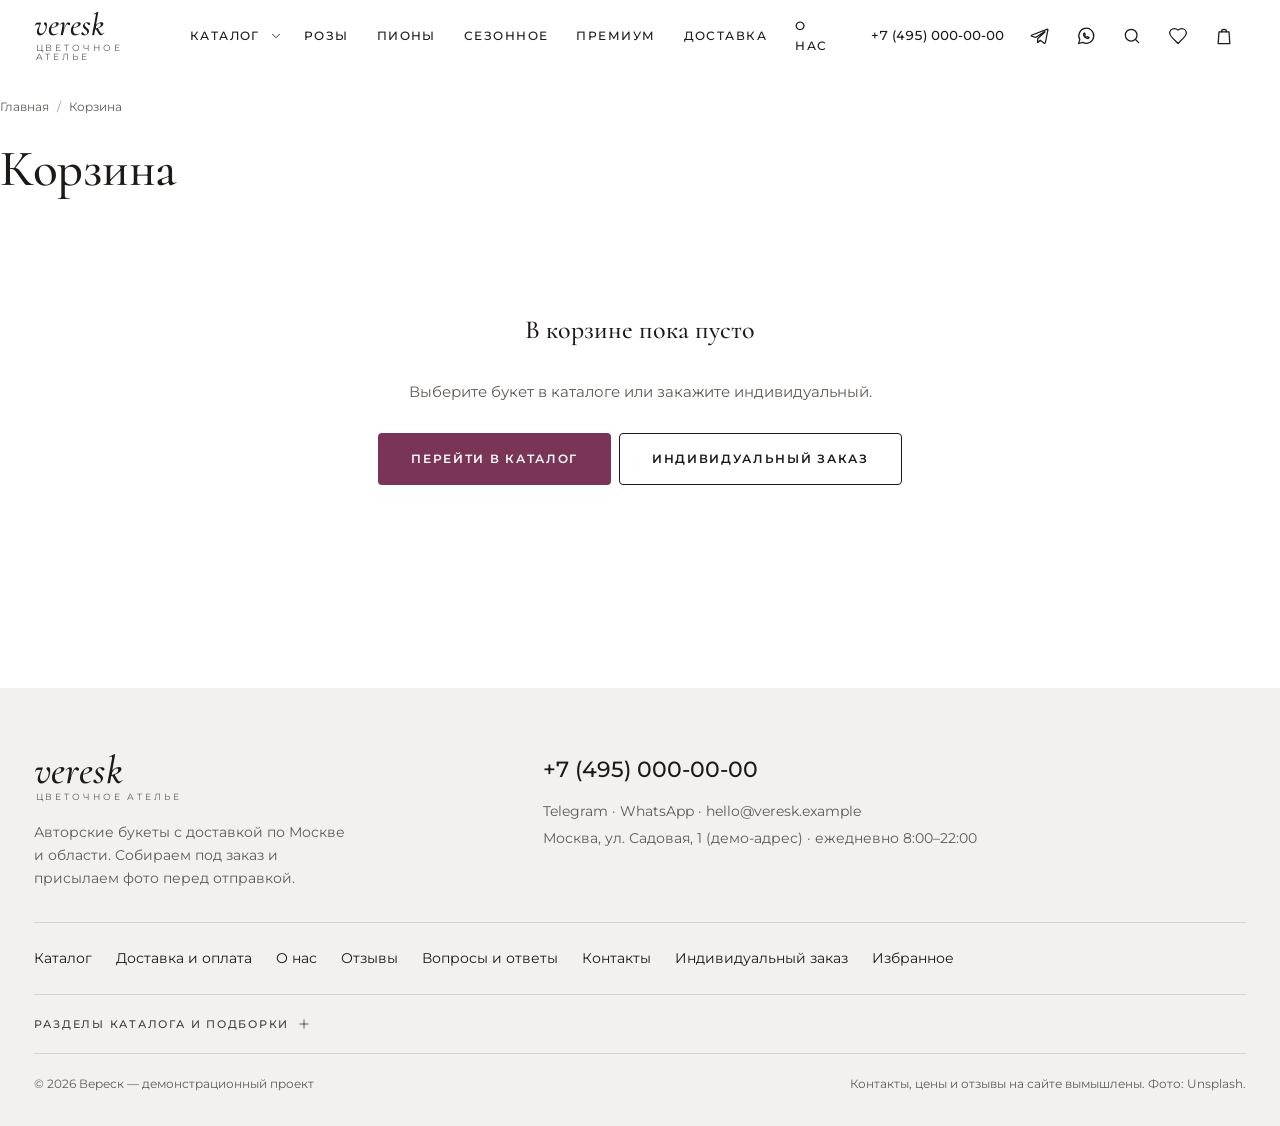
<file: cart.html>
<!doctype html>
<html lang="ru">
<head>
<meta charset="utf-8">
<meta name="viewport" content="width=device-width, initial-scale=1">
<title>Корзина и оформление заказа — Вереск</title>
<meta name="description" content="Корзина и оформление заказа букета (демонстрационный режим).">
<meta name="theme-color" content="#FFFFFF">
<link rel="icon" href="assets/img/favicon.svg" type="image/svg+xml">
<link rel="preload" href="assets/fonts/cormorant-cyrillic-500-normal.woff2" as="font" type="font/woff2" crossorigin>
<link rel="stylesheet" href="assets/css/tokens.css">
<link rel="stylesheet" href="assets/css/styles.css">
</head>
<body data-page="cart">
<a class="skip" href="#main">Перейти к содержимому</a>
<header id="site-header"></header>
<main id="main">

<section class="container page-head"><nav aria-label="Хлебные крошки"><ol class="crumbs"><li><a href="index.html">Главная</a></li><li aria-current="page">Корзина</li></ol></nav><h1 class="h1">Корзина</h1></section>
<section class="container" id="cart-root" style="padding-bottom:2rem"></section>
</main>
<footer id="site-footer"></footer>
<script src="assets/js/data.js"></script>
<script src="assets/js/app.js"></script>
<script src="assets/js/pages.js"></script>
</body>
</html>
</file>
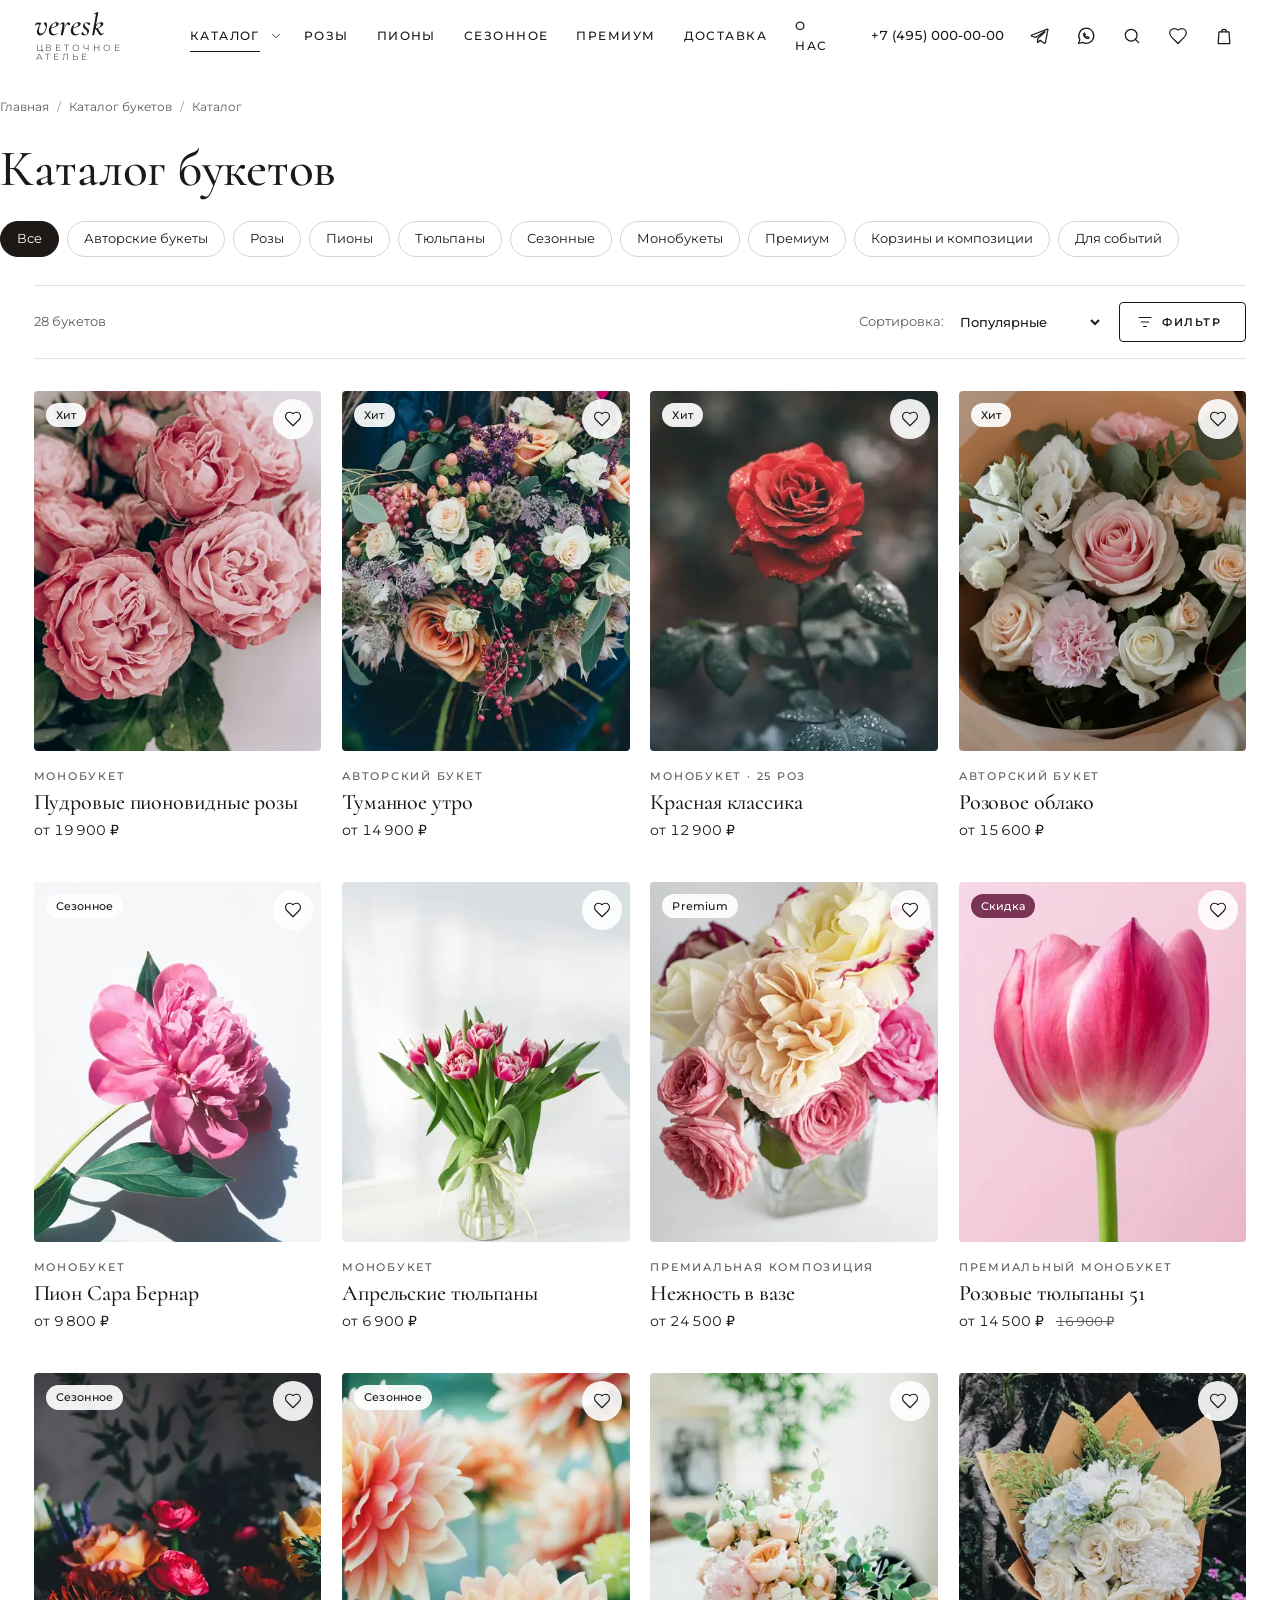
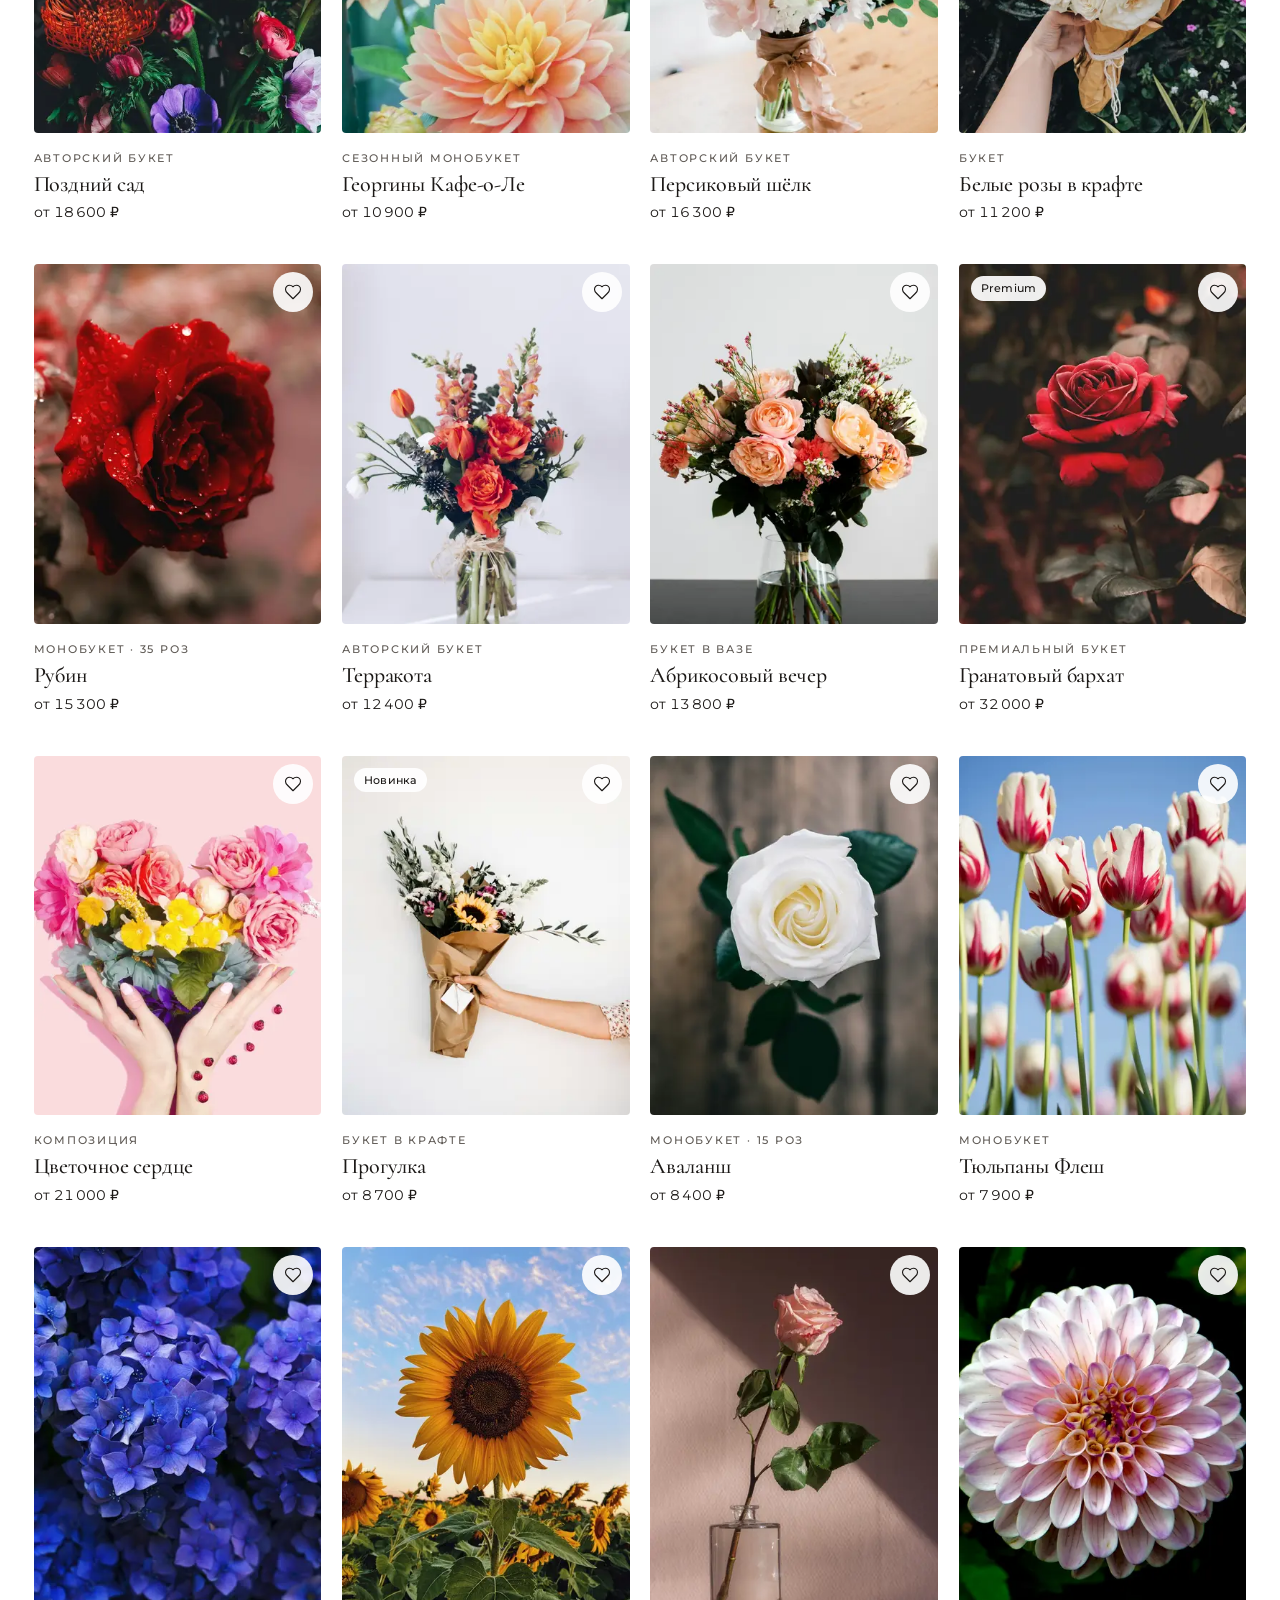
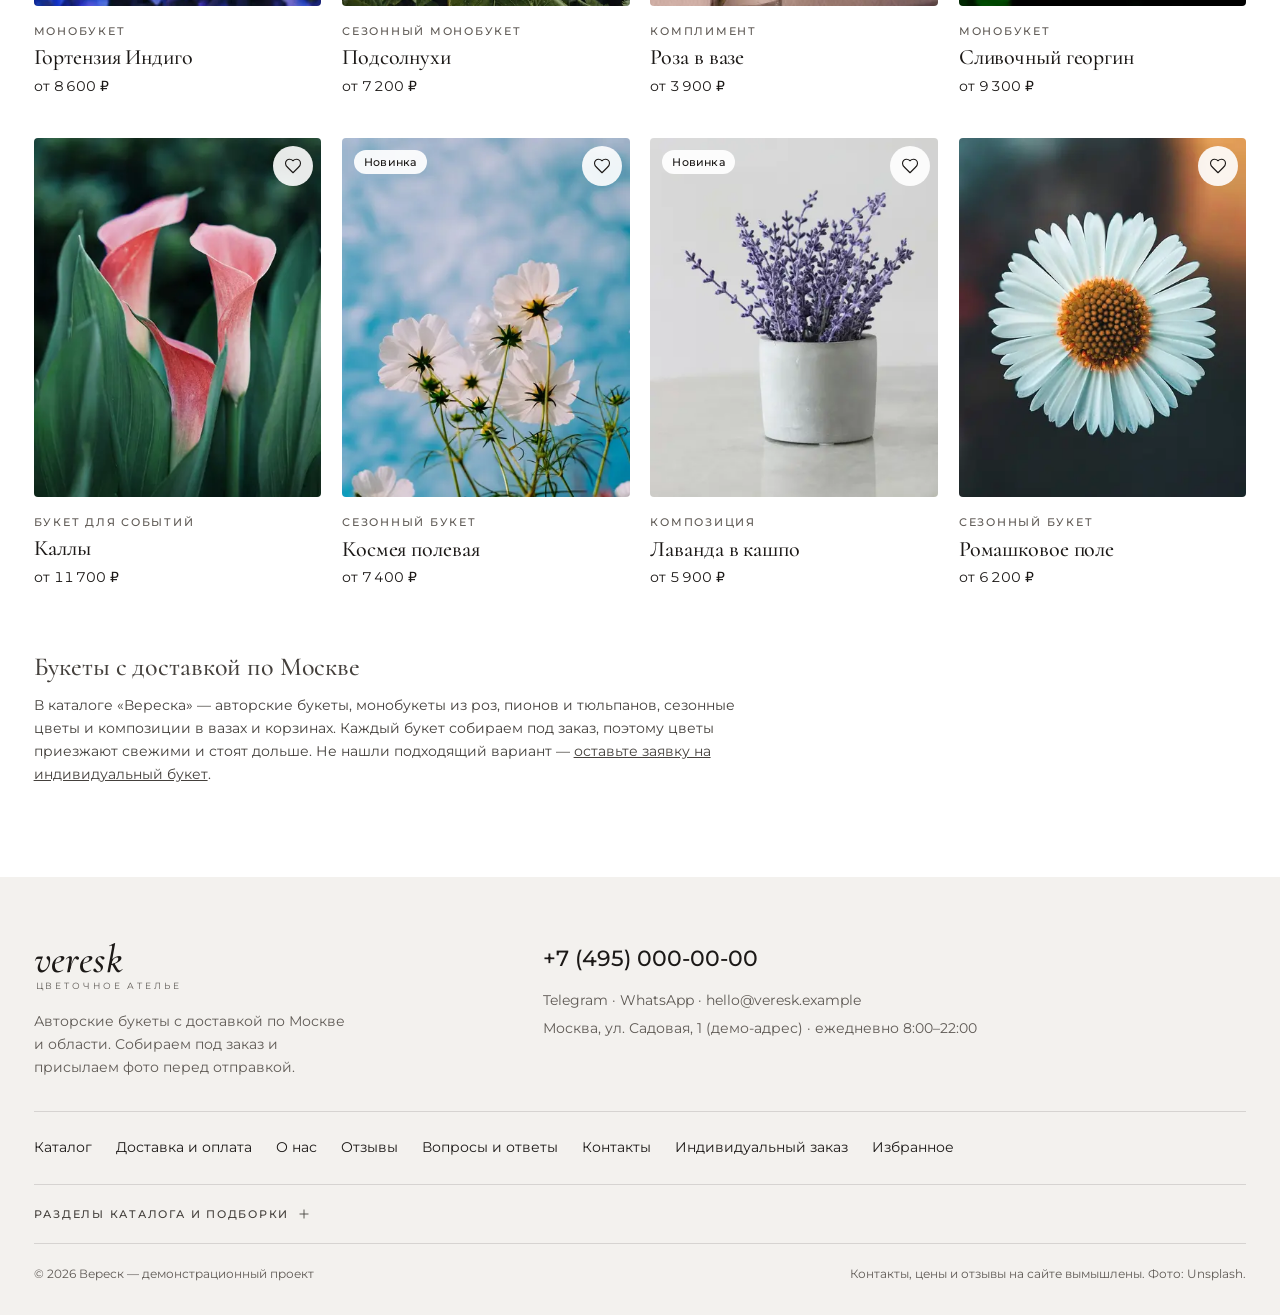
<file: catalog.html>
<!doctype html>
<html lang="ru">
<head>
<meta charset="utf-8">
<meta name="viewport" content="width=device-width, initial-scale=1">
<title>Каталог букетов — Вереск</title>
<meta name="description" content="Каталог авторских букетов, роз, пионов и тюльпанов с доставкой по Москве. Фильтры по поводу, цветам, цвету и цене.">
<meta name="theme-color" content="#FFFFFF">
<link rel="icon" href="assets/img/favicon.svg" type="image/svg+xml">
<link rel="preload" href="assets/fonts/cormorant-cyrillic-500-normal.woff2" as="font" type="font/woff2" crossorigin>
<link rel="stylesheet" href="assets/css/tokens.css">
<link rel="stylesheet" href="assets/css/styles.css">
</head>
<body data-page="catalog">
<a class="skip" href="#main">Перейти к содержимому</a>
<header id="site-header"></header>
<main id="main">

<section class="container page-head" style="padding-bottom:0">
  <nav aria-label="Хлебные крошки"><ol class="crumbs"><li><a href="index.html">Главная</a></li><li><a href="catalog.html">Каталог букетов</a></li><li aria-current="page" id="crumb-cur">Каталог</li></ol></nav>
  <h1 class="h1" id="cat-title">Каталог букетов</h1>
  <div class="subcats" id="subcats" role="group" aria-label="Разделы каталога"></div>
</section>
<section class="container" style="margin-top:1.5rem">
  <div class="toolbar">
    <div class="toolbar__left"><span class="toolbar__count" id="cat-count" aria-live="polite"></span><div class="active-filters" id="active-filters"></div></div>
    <div class="toolbar__right">
      <label class="sort"><span class="muted">Сортировка:</span><select id="sort" aria-label="Сортировка"><option value="popular">Популярные</option><option value="new">Новинки</option><option value="asc">Сначала дешевле</option><option value="desc">Сначала дороже</option></select></label>
      <button class="btn btn--outline btn--sm" type="button" id="filter-open" aria-controls="filters"><svg class="ic" viewBox="0 0 24 24" fill="none" stroke="currentColor" stroke-width="1.5" stroke-linecap="round" stroke-linejoin="round" aria-hidden="true"><path d="M4 6h16M7 12h10M10 18h4"/></svg> Фильтр <span id="filter-btn-n"></span></button>
    </div>
  </div>
  <div class="grid" id="cat-grid" data-reveal></div>
  <div class="seo">
    <h2>Букеты с доставкой по Москве</h2>
    <p>В каталоге «Вереска» — авторские букеты, монобукеты из роз, пионов и тюльпанов, сезонные цветы и композиции в вазах и корзинах. Каждый букет собираем под заказ, поэтому цветы приезжают свежими и стоят дольше. Не нашли подходящий вариант — <a href="contacts.html#order" style="text-decoration:underline">оставьте заявку на индивидуальный букет</a>.</p>
  </div>
</section>
<div class="drawer drawer--right" id="filters" role="dialog" aria-modal="true" aria-labelledby="filters-title" hidden>
  <div class="drawer__head"><h2 class="drawer__title" id="filters-title">Фильтры</h2><button class="icon-btn" type="button" aria-label="Закрыть фильтры" data-close><svg class="ic" viewBox="0 0 24 24" fill="none" stroke="currentColor" stroke-width="1.5" stroke-linecap="round" stroke-linejoin="round" aria-hidden="true"><path d="M18 6 6 18M6 6l12 12"/></svg></button></div>
  <div class="drawer__body"><div class="filters" id="filters-body"></div></div>
  <div class="drawer__foot filters__foot"><button class="btn btn--outline" type="button" id="filters-reset">Сбросить</button><button class="btn btn--primary" type="button" id="filters-apply">Показать</button></div>
</div>
</main>
<footer id="site-footer"></footer>
<script src="assets/js/data.js"></script>
<script src="assets/js/app.js"></script>
<script src="assets/js/pages.js"></script>
</body>
</html>
</file>
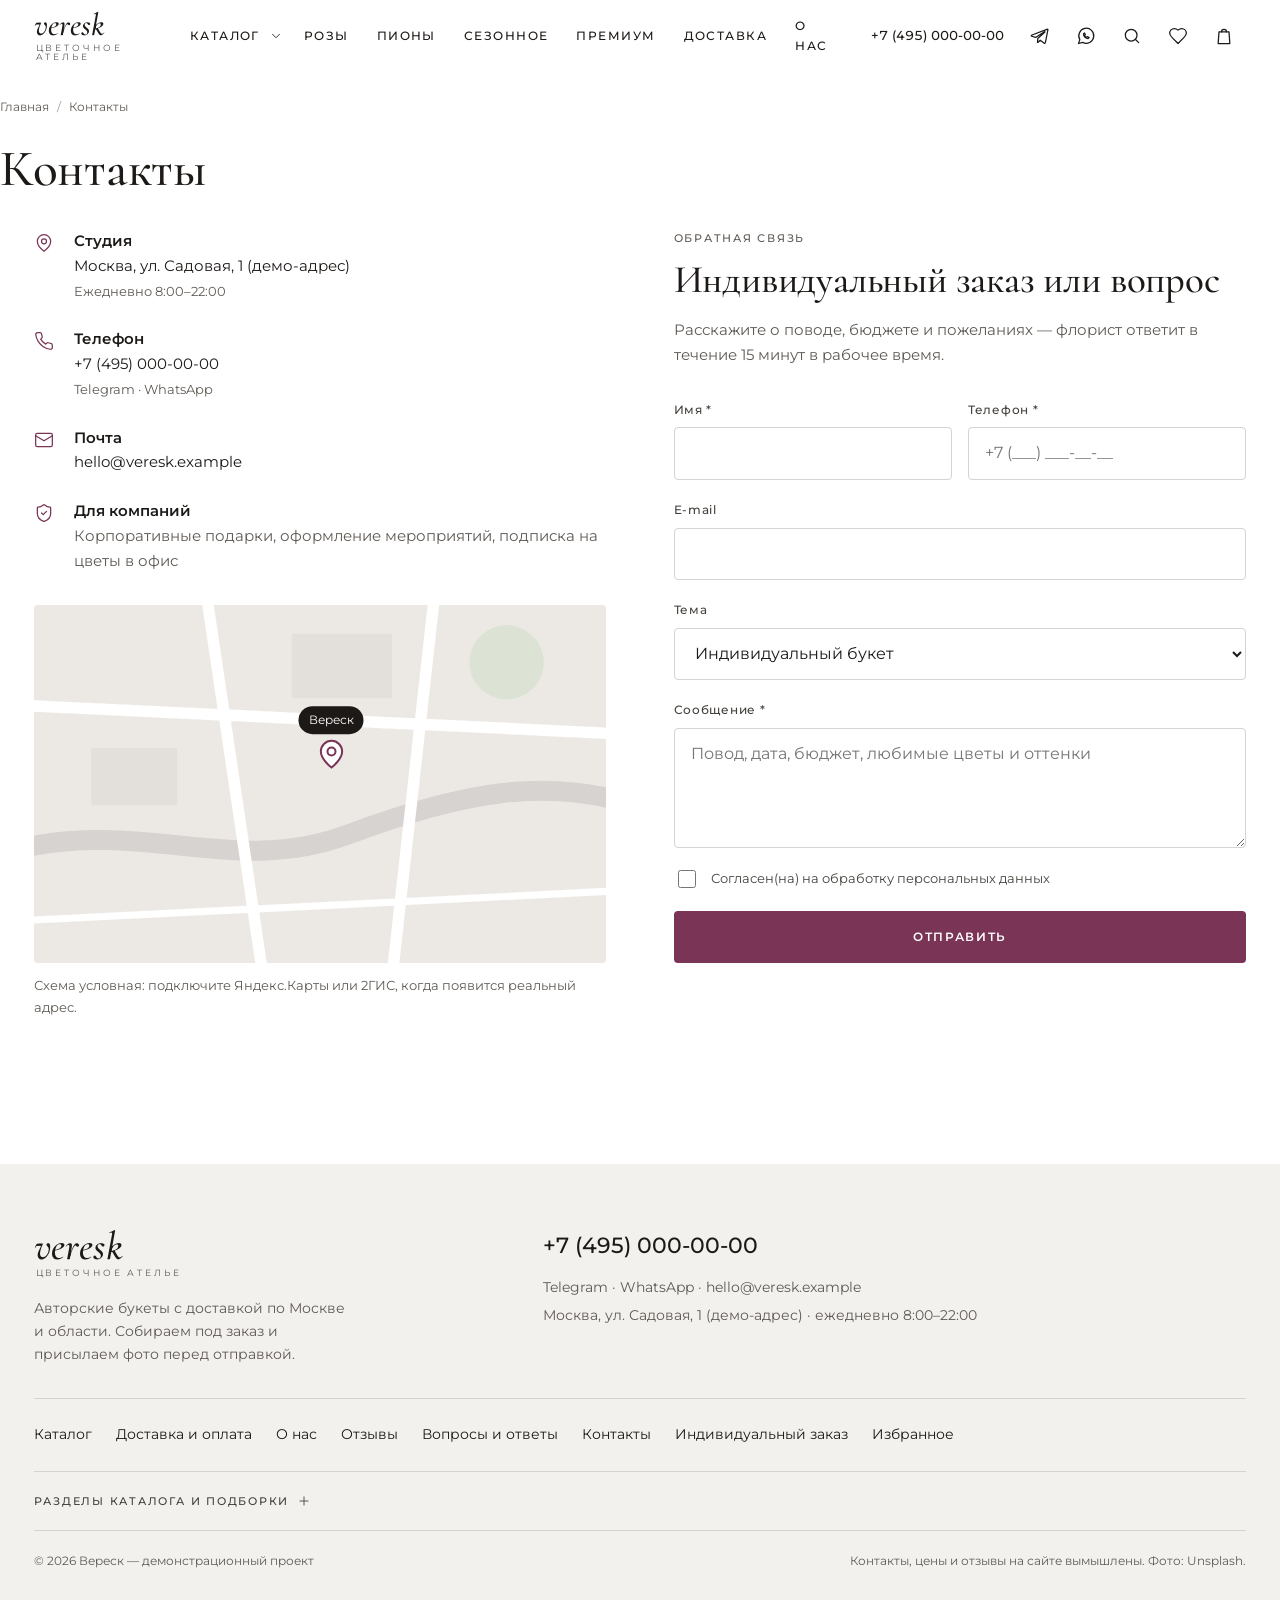
<file: contacts.html>
<!doctype html>
<html lang="ru">
<head>
<meta charset="utf-8">
<meta name="viewport" content="width=device-width, initial-scale=1">
<title>Контакты — Вереск</title>
<meta name="description" content="Контакты цветочного ателье «Вереск», адрес студии и форма обратной связи.">
<meta name="theme-color" content="#FFFFFF">
<link rel="icon" href="assets/img/favicon.svg" type="image/svg+xml">
<link rel="preload" href="assets/fonts/cormorant-cyrillic-500-normal.woff2" as="font" type="font/woff2" crossorigin>
<link rel="stylesheet" href="assets/css/tokens.css">
<link rel="stylesheet" href="assets/css/styles.css">
</head>
<body data-page="contacts">
<a class="skip" href="#main">Перейти к содержимому</a>
<header id="site-header"></header>
<main id="main">

<section class="container page-head"><nav aria-label="Хлебные крошки"><ol class="crumbs"><li><a href="index.html">Главная</a></li><li aria-current="page">Контакты</li></ol></nav><h1 class="h1">Контакты</h1></section>
<section class="section section--tight" style="padding-top:0"><div class="container contact">
  <div>
    <ul class="contact__list" style="margin-top:0">
      <li class="contact__item"><svg class="ic" viewBox="0 0 24 24" fill="none" stroke="currentColor" stroke-width="1.5" stroke-linecap="round" stroke-linejoin="round" aria-hidden="true"><path d="M20 10c0 6-8 12-8 12S4 16 4 10a8 8 0 0 1 16 0Z"/><circle cx="12" cy="10" r="3"/></svg><div><strong>Студия</strong><br>Москва, ул. Садовая, 1 (демо-адрес)<br><span class="muted small">Ежедневно 8:00–22:00</span></div></li>
      <li class="contact__item"><svg class="ic" viewBox="0 0 24 24" fill="none" stroke="currentColor" stroke-width="1.5" stroke-linecap="round" stroke-linejoin="round" aria-hidden="true"><path d="M22 16.9v3a2 2 0 0 1-2.2 2 19.8 19.8 0 0 1-8.6-3.1 19.5 19.5 0 0 1-6-6A19.8 19.8 0 0 1 2.1 4.2 2 2 0 0 1 4.1 2h3a2 2 0 0 1 2 1.7c.1.9.4 1.8.7 2.7a2 2 0 0 1-.5 2.1L8 9.8a16 16 0 0 0 6 6l1.3-1.3a2 2 0 0 1 2.1-.4c.9.3 1.8.6 2.7.7a2 2 0 0 1 1.7 2Z"/></svg><div><strong>Телефон</strong><br><a href="tel:+74950000000">+7 (495) 000-00-00</a><br><span class="muted small">Telegram · WhatsApp</span></div></li>
      <li class="contact__item"><svg class="ic" viewBox="0 0 24 24" fill="none" stroke="currentColor" stroke-width="1.5" stroke-linecap="round" stroke-linejoin="round" aria-hidden="true"><rect x="2" y="4" width="20" height="16" rx="2"/><path d="m22 7-10 6L2 7"/></svg><div><strong>Почта</strong><br><a href="mailto:hello@veresk.example">hello@veresk.example</a></div></li>
      <li class="contact__item"><svg class="ic" viewBox="0 0 24 24" fill="none" stroke="currentColor" stroke-width="1.5" stroke-linecap="round" stroke-linejoin="round" aria-hidden="true"><path d="M20 13c0 5-3.5 7.5-7.7 9a1 1 0 0 1-.7 0C7.5 20.5 4 18 4 13V6a1 1 0 0 1 1-1c2 0 4.5-1.2 6.2-2.7a1.2 1.2 0 0 1 1.6 0C14.5 3.8 17 5 19 5a1 1 0 0 1 1 1Z"/><path d="m9 12 2 2 4-4"/></svg><div><strong>Для компаний</strong><br><span class="muted">Корпоративные подарки, оформление мероприятий, подписка на цветы в офис</span></div></li>
    </ul>
    <div class="map" role="img" aria-label="Схема расположения студии (условная)">
      <svg viewBox="0 0 400 250" preserveAspectRatio="xMidYMid slice" aria-hidden="true"><rect width="400" height="250" fill="#ECE9E5"/><path d="M-10 170 C80 150 140 190 220 160 S360 120 420 140" stroke="#D6D3D1" stroke-width="14" fill="none"/><path d="M120 -10 L160 260 M280 -10 L250 260 M-10 70 L410 90" stroke="#FFFFFF" stroke-width="8" fill="none"/><path d="M0 220 L400 200" stroke="#FFFFFF" stroke-width="5"/><circle cx="330" cy="40" r="26" fill="#DCE3D5"/><rect x="40" y="100" width="60" height="40" fill="#E3DFDA"/><rect x="180" y="20" width="70" height="45" fill="#E3DFDA"/></svg>
      <div class="map__pin"><span>Вереск</span><svg class="ic" viewBox="0 0 24 24" stroke="currentColor" stroke-width="1.5" aria-hidden="true"><path d="M20 10c0 6-8 12-8 12S4 16 4 10a8 8 0 0 1 16 0Z"/><circle cx="12" cy="10" r="3"/></svg></div>
    </div>
    <p class="small muted" style="margin-top:.75rem">Схема условная: подключите Яндекс.Карты или 2ГИС, когда появится реальный адрес.</p>
  </div>
  <div id="order">
    <p class="label">Обратная связь</p>
    <h2 class="h2" style="margin:.75rem 0 1rem">Индивидуальный заказ или вопрос</h2>
    <p class="muted">Расскажите о поводе, бюджете и пожеланиях — флорист ответит в течение 15 минут в рабочее время.</p>
    <form class="form" data-demo-form novalidate style="margin-top:2rem">
      <div class="form__row">
        <div class="field"><label for="f-name">Имя <span aria-hidden="true">*</span></label><input id="f-name" name="name" autocomplete="name" required></div>
        <div class="field"><label for="f-phone">Телефон <span aria-hidden="true">*</span></label><input id="f-phone" name="phone" type="tel" inputmode="tel" autocomplete="tel" placeholder="+7 (___) ___-__-__" required></div>
      </div>
      <div class="field"><label for="f-email">E-mail</label><input id="f-email" name="email" type="email" autocomplete="email"></div>
      <div class="field"><label for="f-topic">Тема</label><select id="f-topic" name="topic"><option>Индивидуальный букет</option><option>Свадьба или событие</option><option>Корпоративный заказ</option><option>Вопрос по заказу</option><option>Другое</option></select></div>
      <div class="field"><label for="f-msg">Сообщение <span aria-hidden="true">*</span></label><textarea id="f-msg" name="msg" required placeholder="Повод, дата, бюджет, любимые цветы и оттенки"></textarea></div>
      <label class="check"><input type="checkbox" name="agree" required> Согласен(на) на обработку персональных данных</label>
      <button class="btn btn--primary" type="submit">Отправить</button>
    </form>
  </div>
</div></section>
</main>
<footer id="site-footer"></footer>
<script src="assets/js/data.js"></script>
<script src="assets/js/app.js"></script>
<script src="assets/js/pages.js"></script>
</body>
</html>
</file>
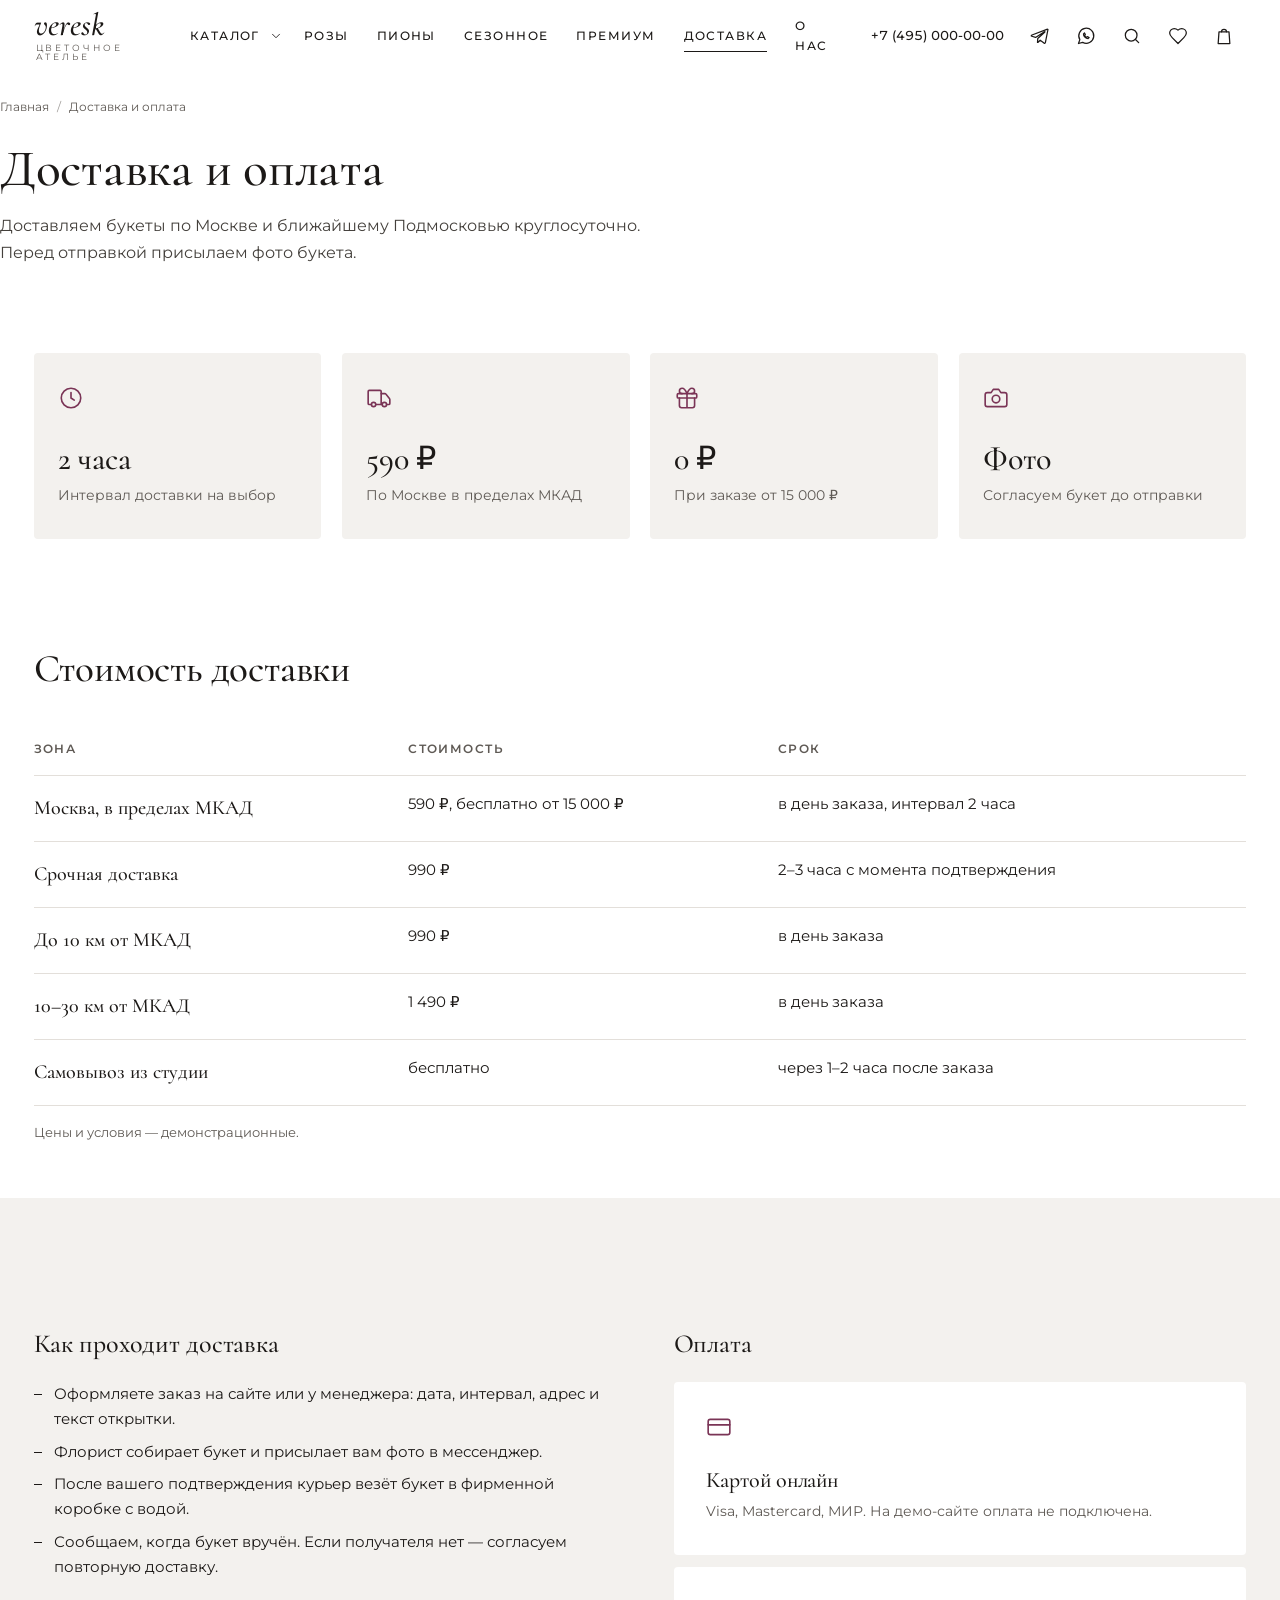
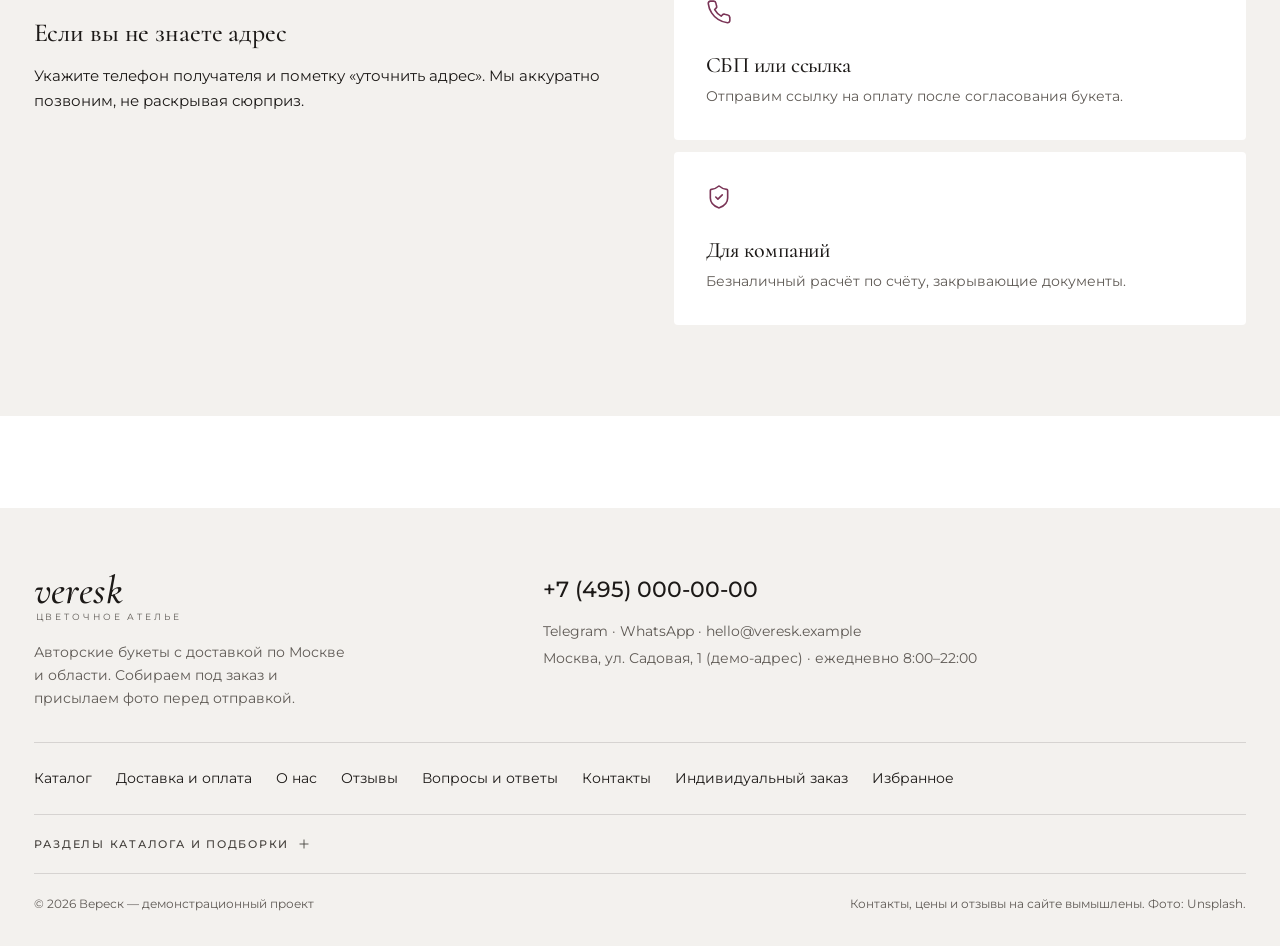
<file: delivery.html>
<!doctype html>
<html lang="ru">
<head>
<meta charset="utf-8">
<meta name="viewport" content="width=device-width, initial-scale=1">
<title>Доставка и оплата — Вереск</title>
<meta name="description" content="Условия доставки букетов по Москве и области, способы оплаты.">
<meta name="theme-color" content="#FFFFFF">
<link rel="icon" href="assets/img/favicon.svg" type="image/svg+xml">
<link rel="preload" href="assets/fonts/cormorant-cyrillic-500-normal.woff2" as="font" type="font/woff2" crossorigin>
<link rel="stylesheet" href="assets/css/tokens.css">
<link rel="stylesheet" href="assets/css/styles.css">
</head>
<body data-page="delivery">
<a class="skip" href="#main">Перейти к содержимому</a>
<header id="site-header"></header>
<main id="main">

<section class="container page-head"><nav aria-label="Хлебные крошки"><ol class="crumbs"><li><a href="index.html">Главная</a></li><li aria-current="page">Доставка и оплата</li></ol></nav><h1 class="h1">Доставка и оплата</h1><p class="lead" style="margin-top:1rem">Доставляем букеты по Москве и ближайшему Подмосковью круглосуточно. Перед отправкой присылаем фото букета.</p></section>
<section class="section section--tight"><div class="container">
  <div class="deliv" data-reveal style="--x:0">
    <div class="deliv__item" data-stagger style="background:var(--color-surface)"><svg class="ic" viewBox="0 0 24 24" fill="none" stroke="currentColor" stroke-width="1.5" stroke-linecap="round" stroke-linejoin="round" aria-hidden="true"><circle cx="12" cy="12" r="9"/><path d="M12 7v5l3 2"/></svg><span class="deliv__big">2 часа</span><p>Интервал доставки на выбор</p></div>
    <div class="deliv__item" data-stagger style="background:var(--color-surface)"><svg class="ic" viewBox="0 0 24 24" fill="none" stroke="currentColor" stroke-width="1.5" stroke-linecap="round" stroke-linejoin="round" aria-hidden="true"><path d="M14 18V6a1 1 0 0 0-1-1H3a1 1 0 0 0-1 1v11a1 1 0 0 0 1 1h2"/><path d="M15 18H9"/><path d="M19 18h2a1 1 0 0 0 1-1v-3.6a1 1 0 0 0-.2-.6l-3.5-4.4A1 1 0 0 0 17.5 8H14"/><circle cx="17" cy="18" r="2"/><circle cx="7" cy="18" r="2"/></svg><span class="deliv__big">590 ₽</span><p>По Москве в пределах МКАД</p></div>
    <div class="deliv__item" data-stagger style="background:var(--color-surface)"><svg class="ic" viewBox="0 0 24 24" fill="none" stroke="currentColor" stroke-width="1.5" stroke-linecap="round" stroke-linejoin="round" aria-hidden="true"><rect x="3" y="8" width="18" height="4" rx="1"/><path d="M12 8v13M19 12v7a2 2 0 0 1-2 2H7a2 2 0 0 1-2-2v-7"/><path d="M7.5 8a2.5 2.5 0 0 1 0-5C10 3 12 8 12 8s2-5 4.5-5a2.5 2.5 0 0 1 0 5"/></svg><span class="deliv__big">0 ₽</span><p>При заказе от 15 000 ₽</p></div>
    <div class="deliv__item" data-stagger style="background:var(--color-surface)"><svg class="ic" viewBox="0 0 24 24" fill="none" stroke="currentColor" stroke-width="1.5" stroke-linecap="round" stroke-linejoin="round" aria-hidden="true"><path d="M14.5 4h-5L7.5 7H4a2 2 0 0 0-2 2v9a2 2 0 0 0 2 2h16a2 2 0 0 0 2-2V9a2 2 0 0 0-2-2h-3.5l-2-3Z"/><circle cx="12" cy="13" r="3.5"/></svg><span class="deliv__big">Фото</span><p>Согласуем букет до отправки</p></div>
  </div>
</div></section>
<section class="section section--tight"><div class="container">
  <h2 class="h2" style="margin-bottom:2rem">Стоимость доставки</h2>
  <div style="overflow-x:auto"><table class="table">
    <thead><tr><th>Зона</th><th>Стоимость</th><th>Срок</th></tr></thead>
    <tbody>
      <tr><td>Москва, в пределах МКАД</td><td>590 ₽, бесплатно от 15 000 ₽</td><td>в день заказа, интервал 2 часа</td></tr>
      <tr><td>Срочная доставка</td><td>990 ₽</td><td>2–3 часа с момента подтверждения</td></tr>
      <tr><td>До 10 км от МКАД</td><td>990 ₽</td><td>в день заказа</td></tr>
      <tr><td>10–30 км от МКАД</td><td>1 490 ₽</td><td>в день заказа</td></tr>
      <tr><td>Самовывоз из студии</td><td>бесплатно</td><td>через 1–2 часа после заказа</td></tr>
    </tbody></table></div>
  <p class="small muted" style="margin-top:1rem">Цены и условия — демонстрационные.</p>
</div></section>
<section class="section section--surface"><div class="container split" style="align-items:start">
  <div class="prose">
    <h2 class="h2" style="margin-bottom:1.5rem">Как проходит доставка</h2>
    <ul>
      <li>Оформляете заказ на сайте или у менеджера: дата, интервал, адрес и текст открытки.</li>
      <li>Флорист собирает букет и присылает вам фото в мессенджер.</li>
      <li>После вашего подтверждения курьер везёт букет в фирменной коробке с водой.</li>
      <li>Сообщаем, когда букет вручён. Если получателя нет — согласуем повторную доставку.</li>
    </ul>
    <h2>Если вы не знаете адрес</h2>
    <p>Укажите телефон получателя и пометку «уточнить адрес». Мы аккуратно позвоним, не раскрывая сюрприз.</p>
  </div>
  <div class="prose">
    <h2 class="h2" style="margin-bottom:1.5rem">Оплата</h2>
    <div class="cards-3" style="grid-template-columns:1fr;gap:.75rem">
      <div class="tile" style="background:var(--color-bg)"><svg class="ic" viewBox="0 0 24 24" fill="none" stroke="currentColor" stroke-width="1.5" stroke-linecap="round" stroke-linejoin="round" aria-hidden="true"><rect x="2" y="5" width="20" height="14" rx="2"/><path d="M2 10h20"/></svg><h3>Картой онлайн</h3><p>Visa, Mastercard, МИР. На демо-сайте оплата не подключена.</p></div>
      <div class="tile" style="background:var(--color-bg)"><svg class="ic" viewBox="0 0 24 24" fill="none" stroke="currentColor" stroke-width="1.5" stroke-linecap="round" stroke-linejoin="round" aria-hidden="true"><path d="M22 16.9v3a2 2 0 0 1-2.2 2 19.8 19.8 0 0 1-8.6-3.1 19.5 19.5 0 0 1-6-6A19.8 19.8 0 0 1 2.1 4.2 2 2 0 0 1 4.1 2h3a2 2 0 0 1 2 1.7c.1.9.4 1.8.7 2.7a2 2 0 0 1-.5 2.1L8 9.8a16 16 0 0 0 6 6l1.3-1.3a2 2 0 0 1 2.1-.4c.9.3 1.8.6 2.7.7a2 2 0 0 1 1.7 2Z"/></svg><h3>СБП или ссылка</h3><p>Отправим ссылку на оплату после согласования букета.</p></div>
      <div class="tile" style="background:var(--color-bg)"><svg class="ic" viewBox="0 0 24 24" fill="none" stroke="currentColor" stroke-width="1.5" stroke-linecap="round" stroke-linejoin="round" aria-hidden="true"><path d="M20 13c0 5-3.5 7.5-7.7 9a1 1 0 0 1-.7 0C7.5 20.5 4 18 4 13V6a1 1 0 0 1 1-1c2 0 4.5-1.2 6.2-2.7a1.2 1.2 0 0 1 1.6 0C14.5 3.8 17 5 19 5a1 1 0 0 1 1 1Z"/><path d="m9 12 2 2 4-4"/></svg><h3>Для компаний</h3><p>Безналичный расчёт по счёту, закрывающие документы.</p></div>
    </div>
  </div>
</div></section>
</main>
<footer id="site-footer"></footer>
<script src="assets/js/data.js"></script>
<script src="assets/js/app.js"></script>
<script src="assets/js/pages.js"></script>
</body>
</html>
</file>
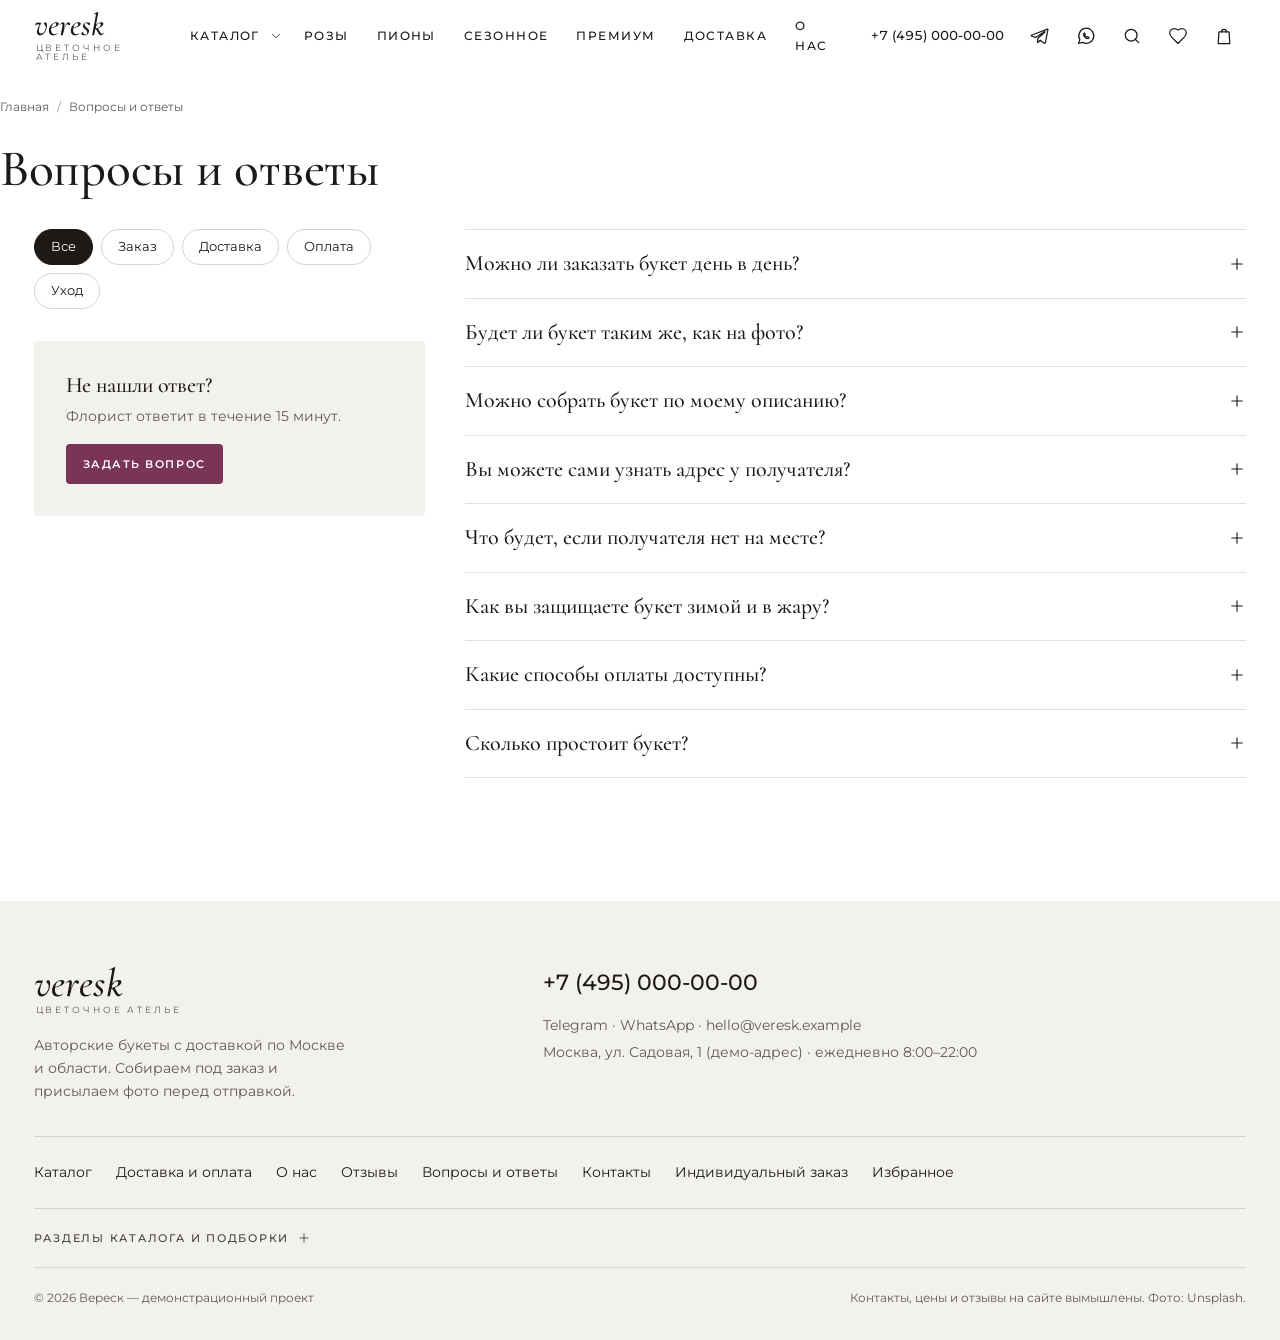
<file: faq.html>
<!doctype html>
<html lang="ru">
<head>
<meta charset="utf-8">
<meta name="viewport" content="width=device-width, initial-scale=1">
<title>Вопросы и ответы — Вереск</title>
<meta name="description" content="Ответы на частые вопросы о заказе, доставке и оплате букетов.">
<meta name="theme-color" content="#FFFFFF">
<link rel="icon" href="assets/img/favicon.svg" type="image/svg+xml">
<link rel="preload" href="assets/fonts/cormorant-cyrillic-500-normal.woff2" as="font" type="font/woff2" crossorigin>
<link rel="stylesheet" href="assets/css/tokens.css">
<link rel="stylesheet" href="assets/css/styles.css">
</head>
<body data-page="faq">
<a class="skip" href="#main">Перейти к содержимому</a>
<header id="site-header"></header>
<main id="main">

<section class="container page-head"><nav aria-label="Хлебные крошки"><ol class="crumbs"><li><a href="index.html">Главная</a></li><li aria-current="page">Вопросы и ответы</li></ol></nav><h1 class="h1">Вопросы и ответы</h1></section>
<section class="container faq-wrap" style="padding-bottom:2rem">
  <aside><div class="faq-nav" id="faq-nav" role="group" aria-label="Темы вопросов"></div>
    <div class="tile"><h3>Не нашли ответ?</h3><p style="margin-bottom:1rem">Флорист ответит в течение 15 минут.</p><a class="btn btn--primary btn--sm" href="contacts.html#order">Задать вопрос</a></div></aside>
  <div id="faq-list"></div>
</section>
</main>
<footer id="site-footer"></footer>
<script src="assets/js/data.js"></script>
<script src="assets/js/app.js"></script>
<script src="assets/js/pages.js"></script>
</body>
</html>
</file>
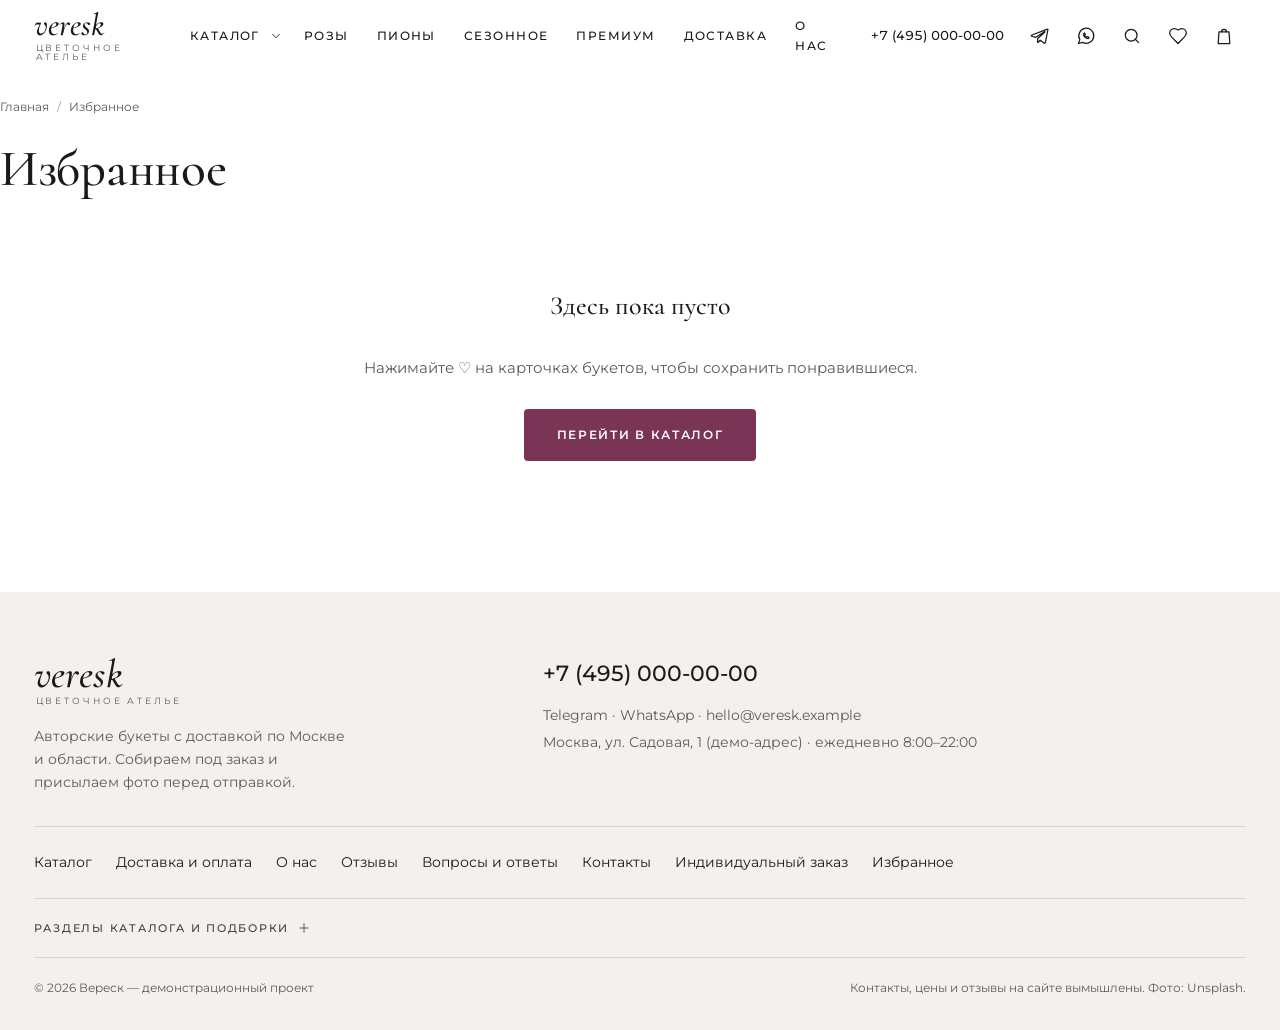
<file: favorites.html>
<!doctype html>
<html lang="ru">
<head>
<meta charset="utf-8">
<meta name="viewport" content="width=device-width, initial-scale=1">
<title>Избранное — Вереск</title>
<meta name="description" content="Сохранённые букеты.">
<meta name="theme-color" content="#FFFFFF">
<link rel="icon" href="assets/img/favicon.svg" type="image/svg+xml">
<link rel="preload" href="assets/fonts/cormorant-cyrillic-500-normal.woff2" as="font" type="font/woff2" crossorigin>
<link rel="stylesheet" href="assets/css/tokens.css">
<link rel="stylesheet" href="assets/css/styles.css">
</head>
<body data-page="favorites">
<a class="skip" href="#main">Перейти к содержимому</a>
<header id="site-header"></header>
<main id="main">

<section class="container page-head"><nav aria-label="Хлебные крошки"><ol class="crumbs"><li><a href="index.html">Главная</a></li><li aria-current="page">Избранное</li></ol></nav><h1 class="h1">Избранное</h1></section>
<section class="container"><p class="muted" id="fav-count" style="margin:-1rem 0 2rem"></p><div class="grid" id="fav-grid"></div></section>
</main>
<footer id="site-footer"></footer>
<script src="assets/js/data.js"></script>
<script src="assets/js/app.js"></script>
<script src="assets/js/pages.js"></script>
</body>
</html>
</file>
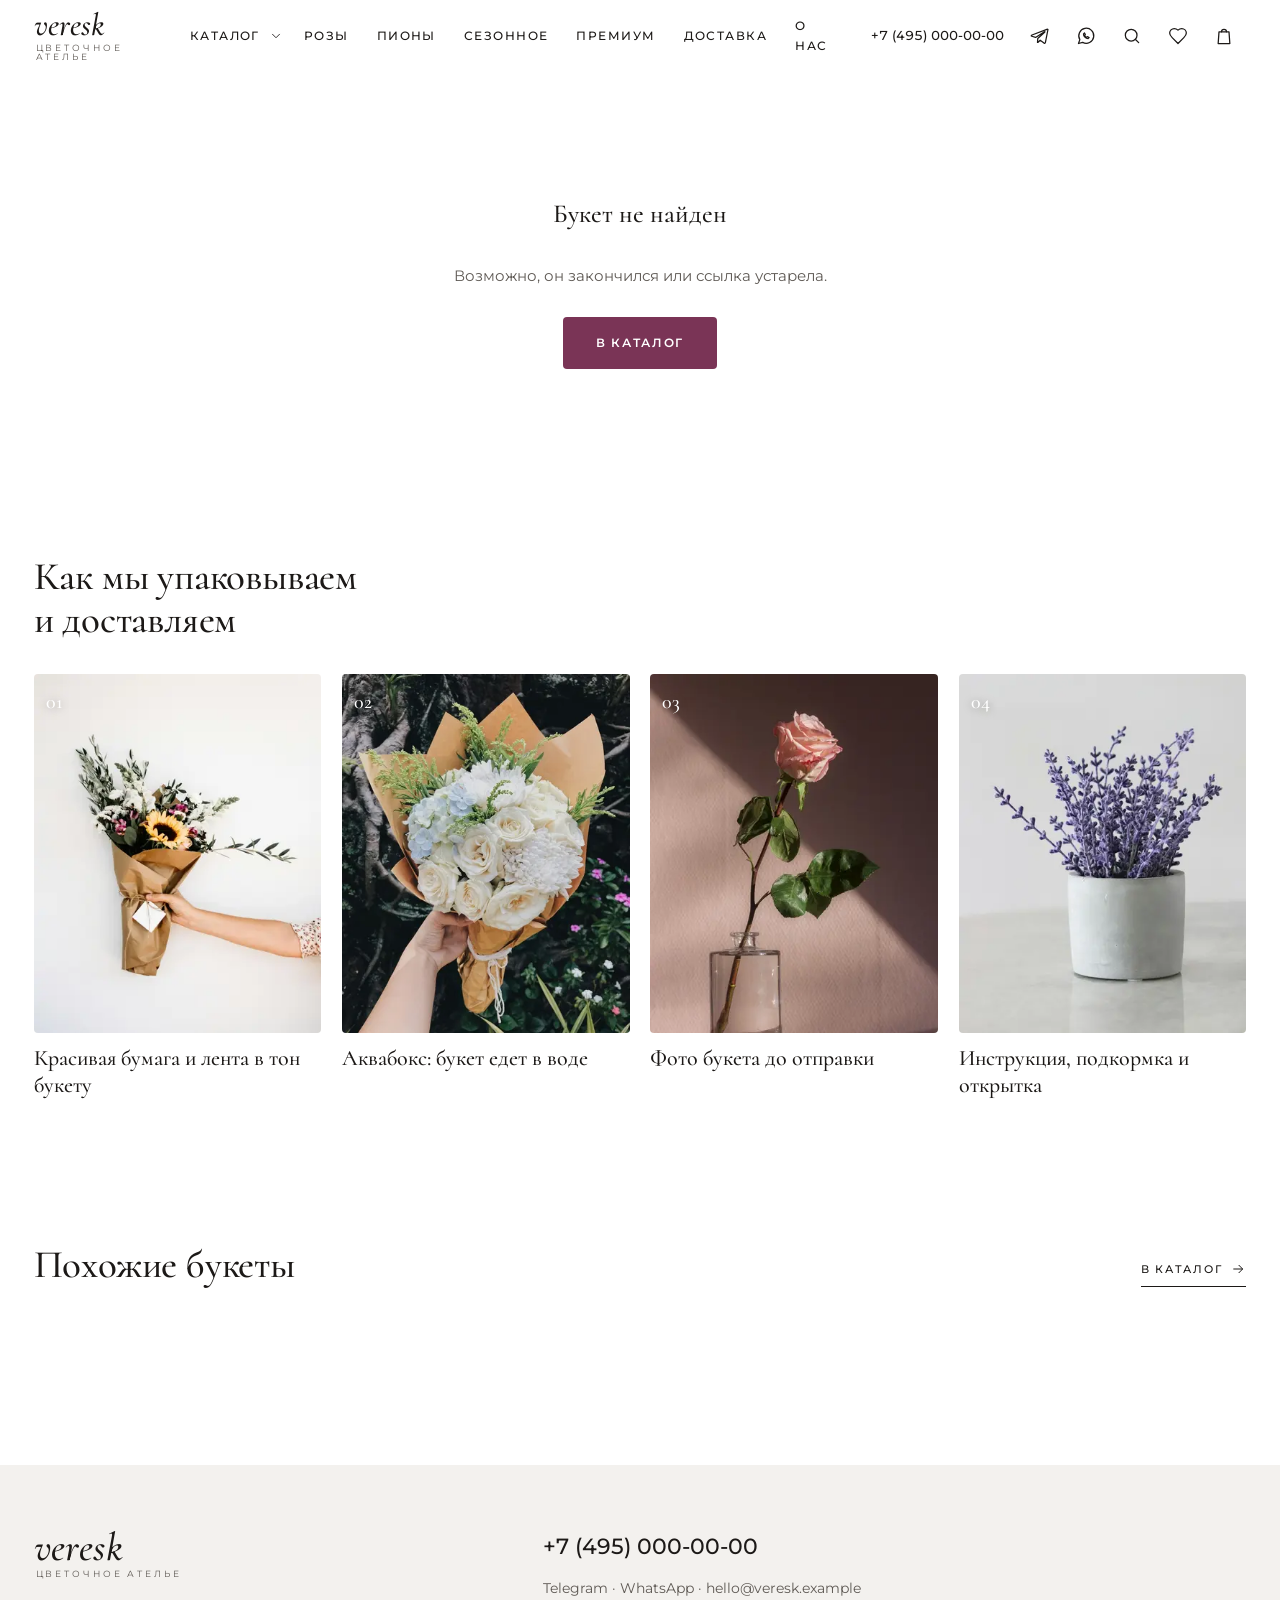
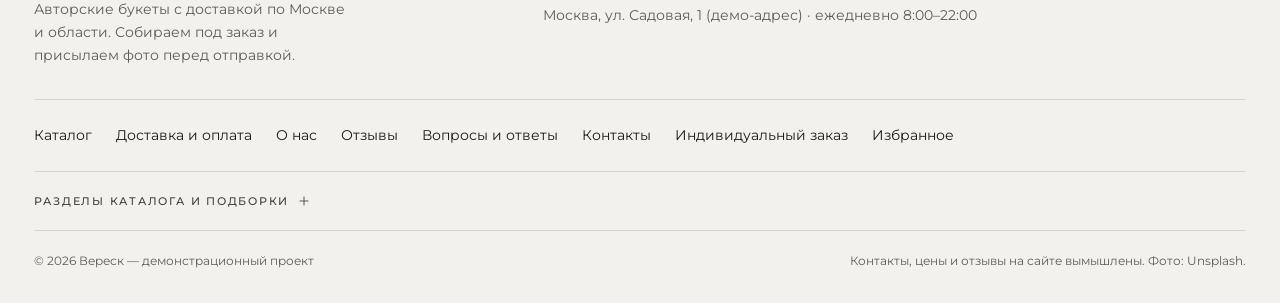
<file: product.html>
<!doctype html>
<html lang="ru">
<head>
<meta charset="utf-8">
<meta name="viewport" content="width=device-width, initial-scale=1">
<title>Букет — Вереск</title>
<meta name="description" content="Авторский букет с доставкой по Москве: состав, размеры, варианты оформления.">
<meta name="theme-color" content="#FFFFFF">
<link rel="icon" href="assets/img/favicon.svg" type="image/svg+xml">
<link rel="preload" href="assets/fonts/cormorant-cyrillic-500-normal.woff2" as="font" type="font/woff2" crossorigin>
<link rel="stylesheet" href="assets/css/tokens.css">
<link rel="stylesheet" href="assets/css/styles.css">
</head>
<body data-page="product">
<a class="skip" href="#main">Перейти к содержимому</a>
<header id="site-header"></header>
<main id="main">

<section class="container" style="padding-top:1.5rem"><div id="product"></div></section>
<section class="section" aria-labelledby="h-pack">
  <div class="container">
    <div class="section__head"><h2 class="h2" id="h-pack">Как мы упаковываем и доставляем</h2></div>
    <div class="pack-steps" data-reveal><div class="q" data-stagger><div class="q__img"><img src="assets/img/b06-s.webp" alt="" width="400" height="500" loading="lazy"><span class="q__num">01</span></div><p class="q__title">Красивая бумага и лента в тон букету</p></div><div class="q" data-stagger><div class="q__img"><img src="assets/img/b10-s.webp" alt="" width="400" height="500" loading="lazy"><span class="q__num">02</span></div><p class="q__title">Аквабокс: букет едет в воде</p></div><div class="q" data-stagger><div class="q__img"><img src="assets/img/b13-s.webp" alt="" width="400" height="500" loading="lazy"><span class="q__num">03</span></div><p class="q__title">Фото букета до отправки</p></div><div class="q" data-stagger><div class="q__img"><img src="assets/img/b21-s.webp" alt="" width="400" height="500" loading="lazy"><span class="q__num">04</span></div><p class="q__title">Инструкция, подкормка и открытка</p></div></div>
  </div>
</section>
<section class="section section--tight" aria-labelledby="h-sim">
  <div class="container">
    <div class="section__head"><h2 class="h2" id="h-sim">Похожие букеты</h2><a class="link-arrow" href="catalog.html">В каталог <svg class="ic" viewBox="0 0 24 24" fill="none" stroke="currentColor" stroke-width="1.5" aria-hidden="true"><path d="M5 12h14M13 6l6 6-6 6"/></svg></a></div>
    <div class="grid" id="similar" data-reveal></div>
  </div>
</section>
</main>
<footer id="site-footer"></footer>
<script src="assets/js/data.js"></script>
<script src="assets/js/app.js"></script>
<script src="assets/js/pages.js"></script>
</body>
</html>
</file>
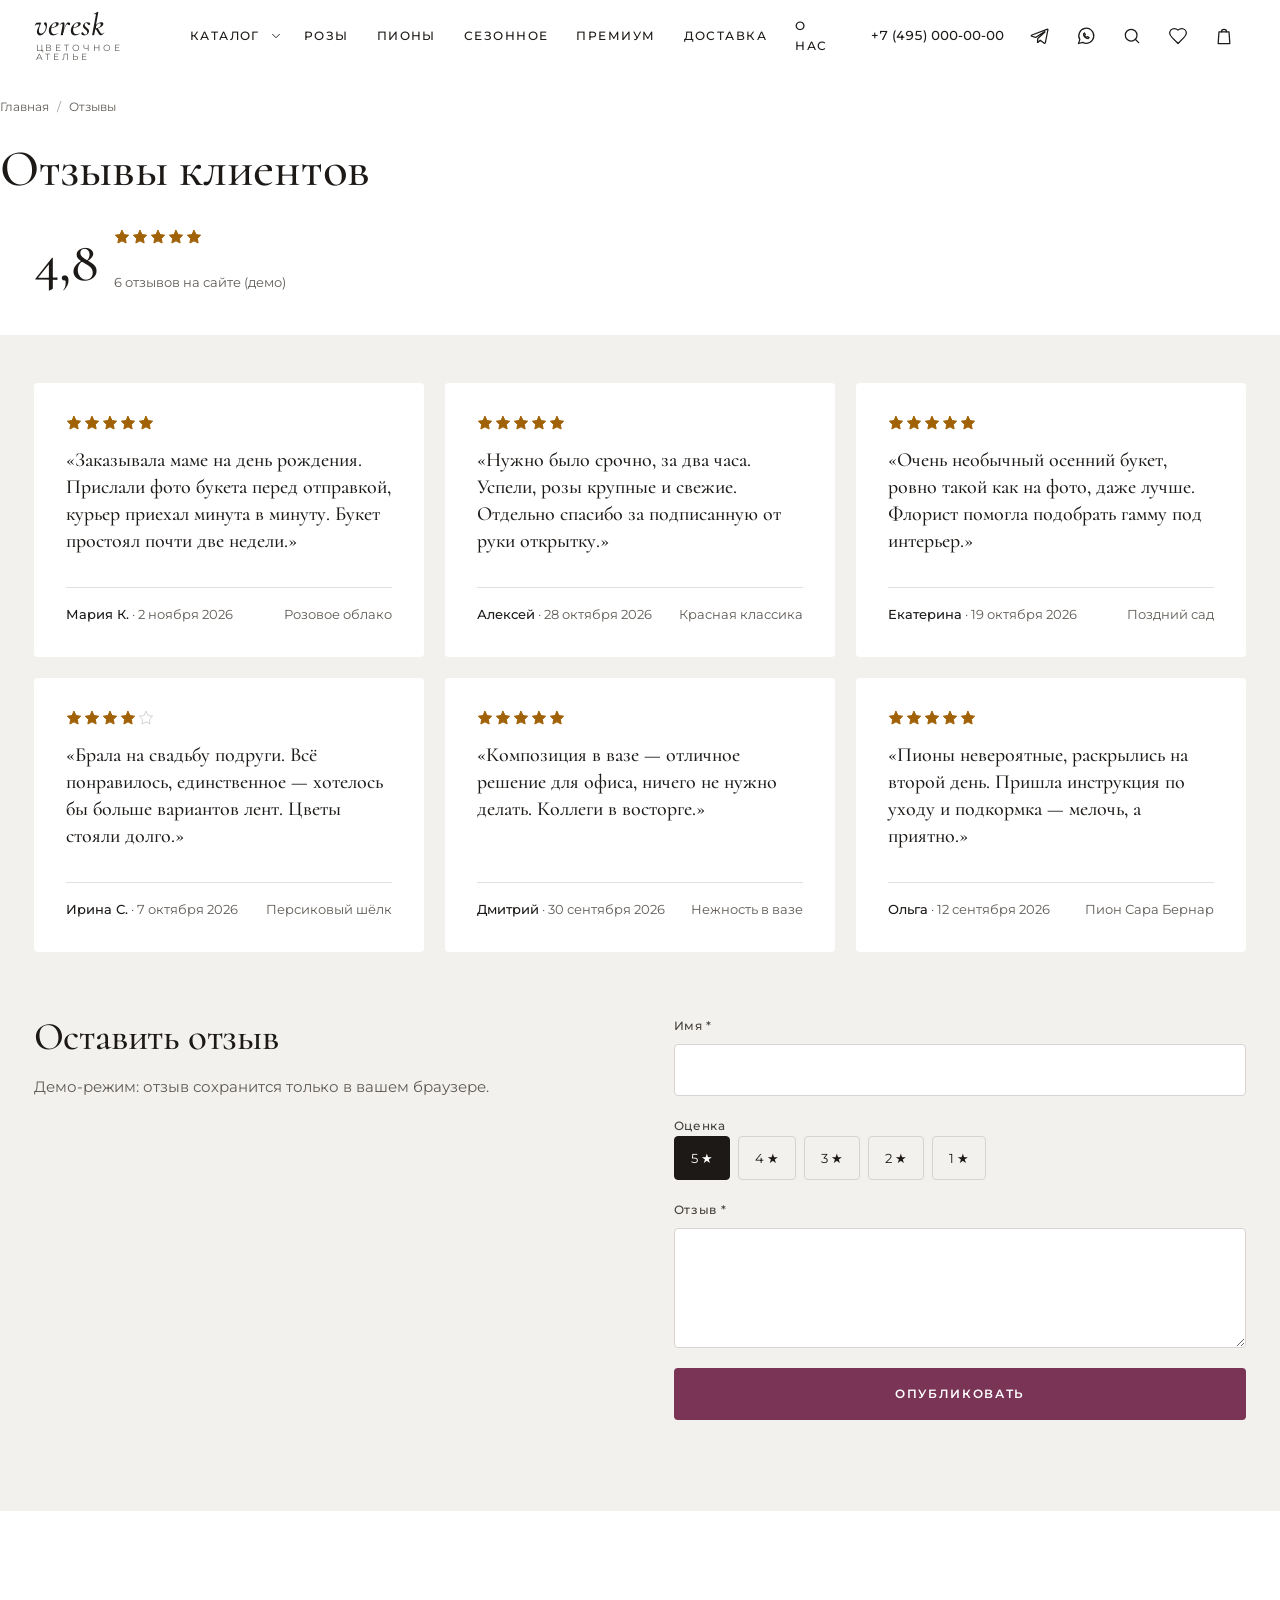
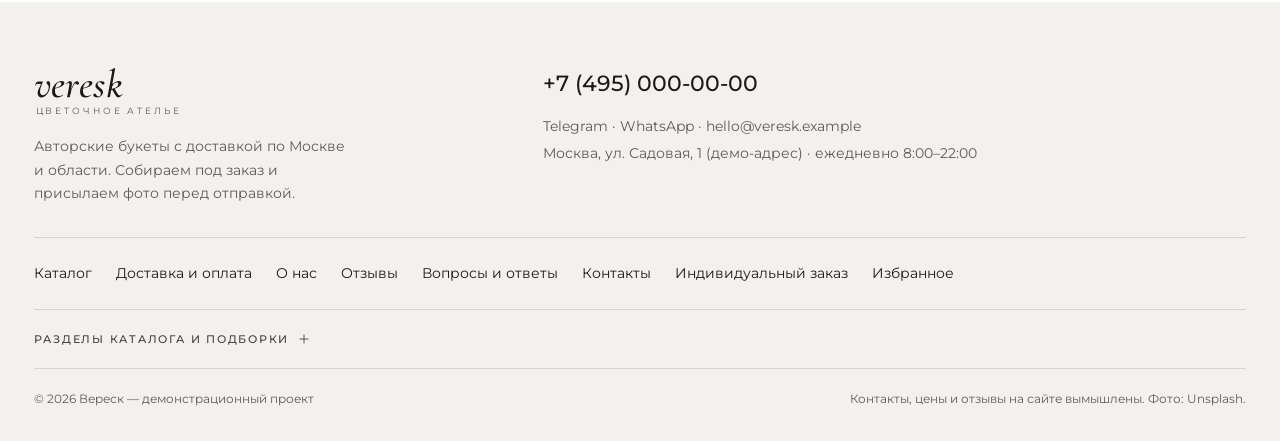
<file: reviews.html>
<!doctype html>
<html lang="ru">
<head>
<meta charset="utf-8">
<meta name="viewport" content="width=device-width, initial-scale=1">
<title>Отзывы — Вереск</title>
<meta name="description" content="Отзывы клиентов цветочного ателье «Вереск» (демо).">
<meta name="theme-color" content="#FFFFFF">
<link rel="icon" href="assets/img/favicon.svg" type="image/svg+xml">
<link rel="preload" href="assets/fonts/cormorant-cyrillic-500-normal.woff2" as="font" type="font/woff2" crossorigin>
<link rel="stylesheet" href="assets/css/tokens.css">
<link rel="stylesheet" href="assets/css/styles.css">
</head>
<body data-page="reviews">
<a class="skip" href="#main">Перейти к содержимому</a>
<header id="site-header"></header>
<main id="main">

<section class="container page-head"><nav aria-label="Хлебные крошки"><ol class="crumbs"><li><a href="index.html">Главная</a></li><li aria-current="page">Отзывы</li></ol></nav><h1 class="h1">Отзывы клиентов</h1></section>
<section class="container"><div class="rating" id="rating" style="margin-bottom:2.5rem"></div></section>
<section class="section section--surface" style="padding-top:3rem"><div class="container">
  <div class="reviews" id="all-reviews" data-reveal style="margin-bottom:4rem"></div>
  <div class="split" style="align-items:start">
    <div><h2 class="h2">Оставить отзыв</h2><p class="muted" style="margin-top:1rem">Демо-режим: отзыв сохранится только в вашем браузере.</p></div>
    <form class="form" id="review-form" novalidate>
      <div class="field"><label for="r-name2">Имя <span aria-hidden="true">*</span></label><input id="r-name2" name="rname" autocomplete="name" required></div>
      <fieldset class="fieldset" style="gap:.5rem"><legend class="legend" style="font-family:var(--font-sans);font-size:var(--fs-12);margin:0">Оценка</legend>
        <div class="opts"><label class="opt"><input type="radio" name="rating" value="5" checked><span>5 ★</span></label><label class="opt"><input type="radio" name="rating" value="4" ><span>4 ★</span></label><label class="opt"><input type="radio" name="rating" value="3" ><span>3 ★</span></label><label class="opt"><input type="radio" name="rating" value="2" ><span>2 ★</span></label><label class="opt"><input type="radio" name="rating" value="1" ><span>1 ★</span></label></div></fieldset>
      <div class="field"><label for="r-text">Отзыв <span aria-hidden="true">*</span></label><textarea id="r-text" name="rtext" required></textarea></div>
      <button class="btn btn--primary" type="submit">Опубликовать</button>
    </form>
  </div>
</div></section>
</main>
<footer id="site-footer"></footer>
<script src="assets/js/data.js"></script>
<script src="assets/js/app.js"></script>
<script src="assets/js/pages.js"></script>
</body>
</html>
</file>
<file: assets/css/tokens.css>
/* =========================================================
   VERESK — Design Tokens
   Three-layer architecture (design-system skill):
   Primitive → Semantic → Component
   ========================================================= */

/* ---------- Fonts (self-hosted, font-display: swap) ---------- */
@font-face{font-family:"Cormorant";font-style:normal;font-weight:500;font-display:swap;src:url(../fonts/cormorant-cyrillic-500-normal.woff2) format("woff2");unicode-range:U+0301,U+0400-045F,U+0490-0491,U+04B0-04B1,U+2116}
@font-face{font-family:"Cormorant";font-style:normal;font-weight:500;font-display:swap;src:url(../fonts/cormorant-latin-500-normal.woff2) format("woff2");unicode-range:U+0000-00FF,U+0131,U+0152-0153,U+02BB-02BC,U+02C6,U+02DA,U+02DC,U+2000-206F,U+20AC,U+2122,U+2191,U+2193,U+2212,U+2215,U+FEFF,U+FFFD}
@font-face{font-family:"Cormorant";font-style:normal;font-weight:600;font-display:swap;src:url(../fonts/cormorant-cyrillic-600-normal.woff2) format("woff2");unicode-range:U+0301,U+0400-045F,U+0490-0491,U+04B0-04B1,U+2116}
@font-face{font-family:"Cormorant";font-style:normal;font-weight:600;font-display:swap;src:url(../fonts/cormorant-latin-600-normal.woff2) format("woff2");unicode-range:U+0000-00FF,U+0131,U+0152-0153,U+02BB-02BC,U+02C6,U+02DA,U+02DC,U+2000-206F,U+20AC,U+2122,U+2191,U+2193,U+2212,U+2215,U+FEFF,U+FFFD}
@font-face{font-family:"Cormorant";font-style:italic;font-weight:500;font-display:swap;src:url(../fonts/cormorant-cyrillic-500-italic.woff2) format("woff2");unicode-range:U+0301,U+0400-045F,U+0490-0491,U+04B0-04B1,U+2116}
@font-face{font-family:"Cormorant";font-style:italic;font-weight:500;font-display:swap;src:url(../fonts/cormorant-latin-500-italic.woff2) format("woff2");unicode-range:U+0000-00FF,U+0131,U+0152-0153,U+02BB-02BC,U+02C6,U+02DA,U+02DC,U+2000-206F,U+20AC,U+2122,U+2191,U+2193,U+2212,U+2215,U+FEFF,U+FFFD}
@font-face{font-family:"Montserrat";font-style:normal;font-weight:400;font-display:swap;src:url(../fonts/montserrat-cyrillic-400-normal.woff2) format("woff2");unicode-range:U+0301,U+0400-045F,U+0490-0491,U+04B0-04B1,U+2116}
@font-face{font-family:"Montserrat";font-style:normal;font-weight:400;font-display:swap;src:url(../fonts/montserrat-latin-400-normal.woff2) format("woff2");unicode-range:U+0000-00FF,U+0131,U+0152-0153,U+02BB-02BC,U+02C6,U+02DA,U+02DC,U+2000-206F,U+20AC,U+2122,U+2191,U+2193,U+2212,U+2215,U+FEFF,U+FFFD}
@font-face{font-family:"Montserrat";font-style:normal;font-weight:500;font-display:swap;src:url(../fonts/montserrat-cyrillic-500-normal.woff2) format("woff2");unicode-range:U+0301,U+0400-045F,U+0490-0491,U+04B0-04B1,U+2116}
@font-face{font-family:"Montserrat";font-style:normal;font-weight:500;font-display:swap;src:url(../fonts/montserrat-latin-500-normal.woff2) format("woff2");unicode-range:U+0000-00FF,U+0131,U+0152-0153,U+02BB-02BC,U+02C6,U+02DA,U+02DC,U+2000-206F,U+20AC,U+2122,U+2191,U+2193,U+2212,U+2215,U+FEFF,U+FFFD}
@font-face{font-family:"Montserrat";font-style:normal;font-weight:600;font-display:swap;src:url(../fonts/montserrat-cyrillic-600-normal.woff2) format("woff2");unicode-range:U+0301,U+0400-045F,U+0490-0491,U+04B0-04B1,U+2116}
@font-face{font-family:"Montserrat";font-style:normal;font-weight:600;font-display:swap;src:url(../fonts/montserrat-latin-600-normal.woff2) format("woff2");unicode-range:U+0000-00FF,U+0131,U+0152-0153,U+02BB-02BC,U+02C6,U+02DA,U+02DC,U+2000-206F,U+20AC,U+2122,U+2191,U+2193,U+2212,U+2215,U+FEFF,U+FFFD}

:root{
  /* ================= 1. PRIMITIVE ================= */
  /* Stone neutrals (warm) */
  --stone-0:#FFFFFF;
  --stone-50:#FAFAF9;
  --stone-100:#F3F1EE;
  --stone-150:#ECE9E5;
  --stone-200:#E3DFDA;
  --stone-300:#D6D3D1;
  --stone-500:#78716C;
  --stone-600:#5F5A55;
  --stone-700:#44403C;
  --stone-900:#1C1917;
  /* Heather (brand) */
  --heather-50:#F6EEF2;
  --heather-100:#EBDAE3;
  --heather-600:#8A3D62;
  --heather-700:#7A3456;
  --heather-800:#652A47;
  /* Supporting */
  --gold-600:#A16207;
  --sage-600:#4F6B52;
  --red-600:#B42318;

  /* Spacing (4px base) */
  --space-1:.25rem; --space-2:.5rem; --space-3:.75rem; --space-4:1rem;
  --space-5:1.25rem; --space-6:1.5rem; --space-8:2rem; --space-10:2.5rem;
  --space-12:3rem; --space-16:4rem; --space-20:5rem; --space-24:6rem;

  /* Type */
  --font-serif:"Cormorant","Cormorant Garamond",Georgia,"Times New Roman",serif;
  --font-sans:"Montserrat",-apple-system,BlinkMacSystemFont,"Segoe UI",Roboto,Arial,sans-serif;
  --fs-11:.6875rem; --fs-12:.75rem; --fs-13:.8125rem; --fs-14:.875rem; --fs-15:.9375rem; --fs-16:1rem;
  --fs-18:1.125rem; --fs-20:1.25rem; --fs-22:1.375rem; --fs-26:1.625rem; --fs-32:2rem;
  --fs-40:2.5rem; --fs-56:3.5rem; --fs-72:4.5rem;

  /* Radius — restrained, not "bubbly" */
  --radius-0:0; --radius-2:2px; --radius-4:4px; --radius-6:6px; --radius-full:999px;

  /* Shadows (one consistent elevation scale) */
  --shadow-1:0 1px 2px rgb(28 25 23 / .06);
  --shadow-2:0 8px 24px rgb(28 25 23 / .08);
  --shadow-3:0 24px 64px rgb(28 25 23 / .16);

  /* Motion */
  --dur-1:150ms; --dur-2:240ms; --dur-3:420ms; --dur-4:700ms;
  --ease-out:cubic-bezier(.22,.61,.36,1);
  --ease-in:cubic-bezier(.55,.06,.68,.19);
  --ease-soft:cubic-bezier(.4,0,.2,1);

  /* Z-index scale */
  --z-base:0; --z-raised:10; --z-sticky:40; --z-overlay:90; --z-drawer:100; --z-toast:1000;

  /* ================= 2. SEMANTIC ================= */
  --color-bg:var(--stone-0);
  --color-surface:var(--stone-100);
  --color-surface-2:var(--stone-150);
  --color-placeholder:var(--stone-200);
  --color-fg:var(--stone-900);
  --color-fg-2:var(--stone-700);
  --color-muted:var(--stone-600);          /* 6.8:1 on white */
  --color-border:var(--stone-200);
  --color-border-strong:var(--stone-300);
  --color-primary:var(--heather-700);      /* 8.6:1 on white */
  --color-primary-hover:var(--heather-800);
  --color-on-primary:var(--stone-0);
  --color-primary-soft:var(--heather-50);
  --color-accent-gold:var(--gold-600);
  --color-success:var(--sage-600);
  --color-danger:var(--red-600);
  --color-ring:var(--heather-600);
  --color-overlay:rgb(28 25 23 / .45);

  --text-display:clamp(2.5rem,1.6rem + 3.6vw,4.5rem);
  --text-h1:clamp(2.125rem,1.6rem + 2vw,3.5rem);
  --text-h2:clamp(1.75rem,1.4rem + 1.3vw,2.5rem);
  --text-h3:clamp(1.375rem,1.2rem + .6vw,1.625rem);
  --text-body:var(--fs-15);
  --text-small:var(--fs-13);
  --text-label:var(--fs-11);
  --tracking-label:.16em;

  --container:1360px;
  --gutter:clamp(1rem,.5rem + 2vw,2.5rem);
  --section-y:clamp(3.5rem,2.5rem + 4vw,7rem);
  --header-h:72px;

  /* ================= 3. COMPONENT ================= */
  --button-h:52px;
  --button-h-sm:40px;
  --button-radius:var(--radius-4);
  --button-bg:var(--color-primary);
  --button-bg-hover:var(--color-primary-hover);
  --button-fg:var(--color-on-primary);
  --button-outline-border:var(--color-fg);

  --card-img-ratio:4 / 5;
  --card-img-radius:var(--radius-4);
  --card-gap:clamp(.75rem,.5rem + 1vw,1.5rem);

  --input-h:52px;
  --input-border:var(--color-border-strong);
  --input-border-focus:var(--color-fg);
  --input-radius:var(--radius-4);

  --chip-h:36px;
  --badge-bg:rgb(255 255 255 / .92);

  --header-bg:rgb(255 255 255 / .96);
  --footer-bg:var(--color-surface);
}
@media (max-width:767px){ :root{ --header-h:60px; --button-h:50px; } }
</file>
<file: assets/css/styles.css>
/* VERESK — компоненты и страницы. Все значения — через токены (tokens.css) */

/* ---------- Base ---------- */
*,*::before,*::after{box-sizing:border-box}
html{-webkit-text-size-adjust:100%;scroll-behavior:smooth;scroll-padding-top:calc(var(--header-h) + var(--space-4))}
html.is-locked{overflow:hidden}
body{margin:0;background:var(--color-bg);color:var(--color-fg);font-family:var(--font-sans);font-size:var(--text-body);line-height:1.65;-webkit-font-smoothing:antialiased;text-rendering:optimizeLegibility}
img{display:block;max-width:100%;height:auto}
a{color:inherit;text-decoration:none}
button,input,select,textarea{font:inherit;color:inherit}
button{cursor:pointer;background:none;border:0;padding:0;touch-action:manipulation}
h1,h2,h3,h4{font-family:var(--font-serif);font-weight:500;line-height:1.1;margin:0;letter-spacing:-.005em;text-wrap:balance}
p{margin:0 0 var(--space-4)}
p:last-child{margin-bottom:0}
ul,ol{margin:0;padding:0;list-style:none}
[hidden]{display:none!important}
:focus-visible{outline:2px solid var(--color-ring);outline-offset:3px;border-radius:var(--radius-2)}
.sr-only{position:absolute!important;width:1px;height:1px;padding:0;margin:-1px;overflow:hidden;clip:rect(0,0,0,0);white-space:nowrap;border:0}
.skip{position:absolute;left:var(--space-4);top:-100px;z-index:var(--z-toast);background:var(--color-fg);color:var(--color-bg);padding:var(--space-3) var(--space-4)}
.skip:focus{top:var(--space-4)}
.ic{width:20px;height:20px;flex:none}
.container{width:100%;max-width:var(--container);margin-inline:auto;padding-inline:var(--gutter)}
.muted{color:var(--color-muted)}
.small{font-size:var(--text-small)}
.label{font-family:var(--font-sans);font-size:var(--text-label);font-weight:500;letter-spacing:var(--tracking-label);text-transform:uppercase;color:var(--color-muted);margin:0}
.h1{font-size:var(--text-h1)}
.h2{font-size:var(--text-h2)}
.h3{font-size:var(--text-h3)}
.lead{font-size:var(--fs-16);color:var(--color-fg-2);max-width:60ch}
.prose{max-width:68ch}
.prose h2{font-size:var(--text-h3);margin:var(--space-10) 0 var(--space-4)}
.prose ul{padding-left:var(--space-5);list-style:none}
.prose li{position:relative;margin-bottom:var(--space-2)}
.prose li::before{content:"";position:absolute;left:calc(var(--space-5) * -1);top:.8em;width:8px;height:1px;background:var(--color-fg)}
.section{padding-block:var(--section-y)}
.section--tight{padding-block:calc(var(--section-y) * .6)}
.section--surface{background:var(--color-surface)}
.section__head{display:flex;align-items:flex-end;justify-content:space-between;gap:var(--space-4);margin-bottom:var(--space-8)}
.section__head .h2{max-width:22ch}

/* Link with arrow (uppercase, like nav labels) */
.link-arrow{display:inline-flex;align-items:center;gap:var(--space-2);font-size:var(--text-label);font-weight:500;letter-spacing:var(--tracking-label);text-transform:uppercase;padding-block:var(--space-2);border-bottom:1px solid currentColor;white-space:nowrap;transition:gap var(--dur-2) var(--ease-out),color var(--dur-1)}
.link-arrow .ic{width:16px;height:16px}
.link-arrow:hover{gap:var(--space-3);color:var(--color-primary)}

/* ---------- Buttons ---------- */
.btn{--h:var(--button-h);display:inline-flex;align-items:center;justify-content:center;gap:var(--space-2);min-height:var(--h);padding:0 var(--space-8);border-radius:var(--button-radius);font-size:var(--fs-12);font-weight:600;letter-spacing:.14em;text-transform:uppercase;border:1px solid transparent;transition:background var(--dur-1) var(--ease-soft),color var(--dur-1),border-color var(--dur-1),transform var(--dur-1);white-space:nowrap;position:relative}
.btn:active{transform:scale(.98)}
.btn--primary{background:var(--button-bg);color:var(--button-fg)}
.btn--primary:hover{background:var(--button-bg-hover)}
.btn--dark{background:var(--color-fg);color:var(--color-bg)}
.btn--dark:hover{background:var(--stone-700)}
.btn--outline{border-color:var(--button-outline-border);color:var(--color-fg);background:transparent}
.btn--outline:hover{background:var(--color-fg);color:var(--color-bg)}
.btn--light{background:var(--color-bg);color:var(--color-fg)}
.btn--light:hover{background:var(--stone-100)}
.btn--ghost-light{border-color:rgb(255 255 255 / .7);color:#fff}
.btn--ghost-light:hover{background:#fff;color:var(--color-fg)}
.btn--sm{--h:var(--button-h-sm);padding:0 var(--space-4);font-size:var(--fs-11)}
.btn--block{width:100%}
.btn .ic{width:18px;height:18px}
.btn:disabled{opacity:.45;cursor:not-allowed}
.btn.is-loading{color:transparent}
.btn.is-loading::after{content:"";position:absolute;width:18px;height:18px;border:2px solid var(--color-on-primary);border-right-color:transparent;border-radius:50%;animation:spin .7s linear infinite}
@keyframes spin{to{transform:rotate(360deg)}}
.btn__sep{width:1px;height:16px;background:currentColor;opacity:.4}

.icon-btn{display:inline-grid;place-items:center;width:44px;height:44px;border-radius:var(--radius-full);transition:background var(--dur-1),color var(--dur-1)}
.icon-btn:hover{background:var(--color-surface)}
.show-md{display:none!important}
.icon-btn__in{position:relative;display:grid;place-items:center}
.count{position:absolute;top:-7px;right:-9px;min-width:17px;height:17px;padding:0 4px;border-radius:var(--radius-full);background:var(--color-primary);color:var(--color-on-primary);font-size:10px;font-weight:600;line-height:17px;text-align:center}

.chip{display:inline-flex;align-items:center;gap:var(--space-2);min-height:var(--chip-h);padding:0 var(--space-4);border:1px solid var(--color-border-strong);border-radius:var(--radius-full);font-size:var(--fs-13);background:var(--color-bg);transition:border-color var(--dur-1),background var(--dur-1);white-space:nowrap}
.chip:hover{border-color:var(--color-fg)}
.chip.is-active,.chip[aria-pressed="true"]{background:var(--color-fg);border-color:var(--color-fg);color:var(--color-bg)}
.chip .ic{width:14px;height:14px}
.badge{position:absolute;top:var(--space-3);left:var(--space-3);z-index:2;padding:3px 10px;border-radius:var(--radius-full);background:var(--badge-bg);font-size:var(--fs-11);font-weight:500;letter-spacing:.02em}
.badge--accent{background:var(--color-primary);color:var(--color-on-primary)}

/* ---------- Logo ---------- */
.logo{display:inline-flex;flex-direction:column;line-height:1}
.logo__word{font-family:var(--font-serif);font-style:italic;font-weight:500;font-size:2rem;letter-spacing:.01em;line-height:.9}
.logo__tag{font-size:9px;letter-spacing:.32em;text-transform:uppercase;color:var(--color-muted);margin-top:4px;padding-left:2px}
.logo--lg .logo__word{font-size:2.5rem}

/* ---------- Header ---------- */
.header{position:sticky;top:0;z-index:var(--z-sticky);background:var(--header-bg);backdrop-filter:saturate(1.4) blur(10px);-webkit-backdrop-filter:saturate(1.4) blur(10px);border-bottom:1px solid transparent;transition:border-color var(--dur-2)}
.header.is-scrolled{border-bottom-color:var(--color-border)}
.header__bar{height:var(--header-h);display:flex;align-items:center;gap:var(--space-8)}
.header__burger{display:none;margin-left:-10px}
.nav__list{display:flex;align-items:center;gap:var(--space-1)}
.nav__item{position:relative;display:flex;align-items:center}
.nav__link{display:block;padding:var(--space-2) var(--space-3);font-size:var(--fs-12);font-weight:500;letter-spacing:.12em;text-transform:uppercase;position:relative}
.nav__link::after{content:"";position:absolute;left:var(--space-3);right:var(--space-3);bottom:2px;height:1px;background:currentColor;transform:scaleX(0);transform-origin:left;transition:transform var(--dur-2) var(--ease-out)}
.nav__link:hover::after,.nav__link.is-active::after{transform:scaleX(1)}
.nav__toggle{display:grid;place-items:center;width:24px;height:24px;margin-left:-8px}
.nav__toggle .ic{width:14px;height:14px;transition:transform var(--dur-2)}
.nav__toggle[aria-expanded="true"] .ic{transform:rotate(180deg)}
.header__tools{margin-left:auto;display:flex;align-items:center;gap:2px}
.header__phone{font-size:var(--fs-13);font-weight:500;margin-right:var(--space-3);font-variant-numeric:tabular-nums;white-space:nowrap}
.header__phone:hover{color:var(--color-primary)}

.mega{position:absolute;left:0;right:0;top:100%;background:var(--color-bg);border-top:1px solid var(--color-border);box-shadow:var(--shadow-2);opacity:0;transform:translateY(-6px);transition:opacity var(--dur-2) var(--ease-out),transform var(--dur-2) var(--ease-out)}
.mega.is-open{opacity:1;transform:none}
.mega__in{display:grid;grid-template-columns:repeat(3,1fr) 260px;gap:var(--space-10);padding-block:var(--space-10)}
.mega__col .label{margin-bottom:var(--space-4)}
.mega__col li a{display:inline-block;padding:5px 0;font-family:var(--font-serif);font-size:var(--fs-20);transition:color var(--dur-1)}
.mega__col li a:hover{color:var(--color-primary)}
.mega__promo{display:grid;gap:var(--space-2)}
.mega__promo img{aspect-ratio:4/5;object-fit:cover;border-radius:var(--radius-4);width:100%;height:auto;max-height:240px}
.mega__promo-title{font-family:var(--font-serif);font-size:var(--fs-20)}

/* ---------- Drawers / overlays ---------- */
.scrim{position:fixed;inset:0;z-index:var(--z-overlay);background:var(--color-overlay);opacity:0;transition:opacity var(--dur-2)}
.scrim.is-open{opacity:1}
.drawer{position:fixed;top:0;bottom:0;z-index:var(--z-drawer);width:min(440px,100%);background:var(--color-bg);display:flex;flex-direction:column;transition:transform var(--dur-3) var(--ease-out);box-shadow:var(--shadow-3)}
.drawer--right{right:0;transform:translateX(100%)}
.drawer--left{left:0;transform:translateX(-100%)}
.drawer.is-open{transform:none}
.drawer__head{display:flex;align-items:center;justify-content:space-between;padding:var(--space-4) var(--space-6);border-bottom:1px solid var(--color-border);min-height:var(--header-h)}
.drawer__title{font-size:var(--fs-26)}
.drawer__body{flex:1;overflow-y:auto;padding:var(--space-6);overscroll-behavior:contain}
.drawer__foot{padding:var(--space-6);border-top:1px solid var(--color-border)}
.drawer__foot:empty{display:none}

.mnav__main{display:grid;gap:var(--space-1);margin-bottom:var(--space-6)}
.mnav__main a{display:block;font-family:var(--font-serif);font-size:var(--fs-26);padding:var(--space-1) 0}
.mnav__group{border-top:1px solid var(--color-border)}
.mnav__group summary{display:flex;justify-content:space-between;align-items:center;padding:var(--space-4) 0;font-size:var(--fs-12);font-weight:600;letter-spacing:.14em;text-transform:uppercase;cursor:pointer;list-style:none}
.mnav__group summary::-webkit-details-marker{display:none}
.mnav__group[open] summary .ic{transform:rotate(180deg)}
.mnav__group ul{padding-bottom:var(--space-4);display:grid;gap:var(--space-1)}
.mnav__group a{display:block;padding:6px 0;color:var(--color-fg-2)}
.mnav__contacts{border-top:1px solid var(--color-border);padding-top:var(--space-6);color:var(--color-muted)}
.mnav__phone{display:block;font-size:var(--fs-20);color:var(--color-fg);font-weight:500;margin-bottom:var(--space-1)}
.mnav__social{display:flex;gap:var(--space-2);flex-wrap:wrap;margin-top:var(--space-4)}

.search{position:fixed;inset:0 0 auto 0;z-index:var(--z-drawer);background:var(--color-bg);box-shadow:var(--shadow-3);max-height:100dvh;overflow:auto;transform:translateY(-100%);transition:transform var(--dur-3) var(--ease-out)}
.search.is-open{transform:none}
.search__in{padding-block:var(--space-6) var(--space-10)}
.search__form{display:flex;align-items:center;gap:var(--space-3);border-bottom:1px solid var(--color-fg);padding-bottom:var(--space-3)}
.search__form input{flex:1;border:0;outline:0;background:none;font-family:var(--font-serif);font-size:clamp(1.5rem,1.2rem + 1.5vw,2.25rem);padding:var(--space-2) 0;min-width:0}
.search__form input::-webkit-search-cancel-button{display:none}
.search__hints{display:flex;flex-wrap:wrap;align-items:center;gap:var(--space-2);margin-top:var(--space-5)}
.search__hints .label{margin-right:var(--space-2)}
.search__res{margin-top:var(--space-6)}
.search__count{color:var(--color-muted)}
.search__count a{text-decoration:underline}
.search__list{display:grid;grid-template-columns:repeat(auto-fill,minmax(260px,1fr));gap:var(--space-3);margin:var(--space-4) 0}
.search__list a{display:flex;align-items:center;gap:var(--space-4);padding:var(--space-2);border-radius:var(--radius-4);transition:background var(--dur-1)}
.search__list a:hover{background:var(--color-surface)}
.search__list img{width:56px;height:70px;object-fit:cover;border-radius:var(--radius-2)}
.search__name{display:block;font-family:var(--font-serif);font-size:var(--fs-20)}
.search__price{font-size:var(--fs-13);color:var(--color-muted)}

.modal{position:fixed;inset:0;z-index:var(--z-drawer);display:grid;place-items:center;padding:var(--space-4);pointer-events:none}
.modal__box{pointer-events:auto;position:relative;width:min(460px,100%);background:var(--color-bg);border-radius:var(--radius-6);padding:var(--space-10) var(--space-8) var(--space-8);box-shadow:var(--shadow-3);opacity:0;transform:translateY(12px) scale(.98);transition:opacity var(--dur-2) var(--ease-out),transform var(--dur-2) var(--ease-out)}
.modal.is-open .modal__box{opacity:1;transform:none}
.modal__x{position:absolute;top:var(--space-3);right:var(--space-3)}
.modal .h3{margin-bottom:var(--space-3)}

.toast{visibility:hidden;position:fixed;left:50%;bottom:var(--space-6);z-index:var(--z-toast);display:flex;align-items:center;gap:var(--space-3);max-width:calc(100% - 2rem);padding:var(--space-3) var(--space-5);background:var(--color-fg);color:var(--color-bg);border-radius:var(--radius-4);box-shadow:var(--shadow-3);font-size:var(--fs-14);transform:translate(-50%,140%);transition:transform var(--dur-3) var(--ease-out)}
.toast.is-on{visibility:visible;transform:translate(-50%,0)}
.toast a,.toast__undo{color:var(--heather-100);text-decoration:underline;white-space:nowrap;font-weight:500;color:#F2D6E3}
.toast .ic{width:18px;height:18px}

/* ---------- Mini cart / lines ---------- */
.lines{display:grid;gap:var(--space-5)}
.line{display:grid;grid-template-columns:76px 1fr auto;gap:var(--space-4);align-items:start;padding-bottom:var(--space-5);border-bottom:1px solid var(--color-border)}
.line:last-child{border-bottom:0}
.line__img img{width:76px;height:95px;object-fit:cover;border-radius:var(--radius-2)}
.line__name{font-family:var(--font-serif);font-size:var(--fs-20);line-height:1.2}
.line__name:hover{color:var(--color-primary)}
.line__meta{font-size:var(--fs-12);color:var(--color-muted);margin:var(--space-1) 0 var(--space-3)}
.line__row{display:flex;align-items:center;justify-content:space-between;gap:var(--space-3);flex-wrap:wrap}
.line__price{font-weight:500;font-variant-numeric:tabular-nums}
.line__rm{display:grid;place-items:center;width:36px;height:36px;color:var(--color-muted);border-radius:var(--radius-full)}
.line__rm:hover{color:var(--color-danger);background:var(--color-surface)}
.line__rm .ic{width:18px;height:18px}
.qty{display:inline-flex;align-items:center;border:1px solid var(--color-border-strong);border-radius:var(--radius-4);height:var(--button-h)}
.qty button{display:grid;place-items:center;width:44px;height:100%}
.qty button:hover{background:var(--color-surface)}
.qty output,.qty input{min-width:32px;text-align:center;font-variant-numeric:tabular-nums;border:0;width:40px;background:none;-moz-appearance:textfield}
.qty input::-webkit-inner-spin-button{display:none}
.qty .ic{width:16px;height:16px}
.qty--sm{height:36px}
.qty--sm button{width:34px}
.free-note{font-size:var(--fs-13);color:var(--color-muted);margin-bottom:var(--space-2)}
.progress{height:2px;background:var(--color-border);margin-bottom:var(--space-5);overflow:hidden}
.progress span{display:block;height:100%;background:var(--color-primary);transform-origin:left;transition:transform var(--dur-3) var(--ease-out)}
.sum-row{display:flex;justify-content:space-between;align-items:baseline;margin-bottom:var(--space-4);font-variant-numeric:tabular-nums}
.sum-row strong{font-family:var(--font-serif);font-size:var(--fs-26);font-weight:500}
.empty{text-align:center;padding:var(--space-10) 0;color:var(--color-muted);display:grid;gap:var(--space-3);justify-items:center}
.empty__title{font-family:var(--font-serif);font-size:var(--fs-26);color:var(--color-fg)}

/* ---------- Hero slider ---------- */
.hero{position:relative;height:min(84vh,820px);min-height:520px;overflow:hidden;background:var(--stone-700);color:#fff}
.hero__media{position:absolute;inset:0}
.hero__slide{position:absolute;inset:0;opacity:0;visibility:hidden;transition:opacity 900ms var(--ease-soft),visibility 0s 900ms}
.hero__slide.is-active{opacity:1;visibility:visible;transition:opacity 900ms var(--ease-soft)}
.hero__slide picture,.hero__slide img{width:100%;height:100%;object-fit:cover}
.hero__slide img{transform:scale(1.06);transition:transform 7s linear}
.hero__slide.is-active img{transform:scale(1)}
.hero__slide::after{content:"";position:absolute;inset:0;background:linear-gradient(90deg,rgb(28 25 23 / .5) 0%,rgb(28 25 23 / .15) 55%,rgb(28 25 23 / 0) 100%),linear-gradient(180deg,rgb(28 25 23 / 0) 45%,rgb(28 25 23 / .5) 100%)}
.hero__content{position:absolute;left:0;right:0;bottom:0;z-index:2;padding-bottom:clamp(2.5rem,2rem + 3vw,5rem)}
.hero__text{max-width:640px}
.hero__eyebrow{color:rgb(255 255 255 / .9);margin-bottom:var(--space-4)}
.hero__title{font-size:var(--text-display);line-height:1.02;margin-bottom:var(--space-4);color:#fff}
.hero__sub{font-size:var(--fs-16);color:rgb(255 255 255 / .9);max-width:46ch;margin-bottom:var(--space-8)}
.hero__copy{display:none}
.hero__copy.is-active{display:block;animation:rise var(--dur-4) var(--ease-out) both}
@keyframes rise{from{opacity:0;transform:translateY(16px)}to{opacity:1;transform:none}}
.hero__ctrl{display:flex;align-items:center;gap:var(--space-4);margin-top:var(--space-10)}
.hero__dots{display:flex;gap:var(--space-2);flex:1;max-width:420px}
.hero__dot{flex:1;height:24px;position:relative}
.hero__dot::before,.hero__dot span{content:"";position:absolute;left:0;right:0;top:50%;height:2px;background:rgb(255 255 255 / .35)}
.hero__dot span{background:#fff;transform:scaleX(0);transform-origin:left}
.hero__dot.is-active span{animation:fill var(--hero-t,6500ms) linear forwards}
.hero.is-paused .hero__dot.is-active span{animation-play-state:paused}
.hero__dot.is-done span{transform:scaleX(1)}
@keyframes fill{to{transform:scaleX(1)}}
.hero__pause{width:40px;height:40px;display:grid;place-items:center;border:1px solid rgb(255 255 255 / .5);border-radius:var(--radius-full);color:#fff}
.hero__pause svg{width:14px;height:14px}

/* ---------- Category tiles ---------- */
.cats{display:grid;grid-template-columns:repeat(4,1fr);gap:var(--card-gap)}
.cat{display:grid;gap:var(--space-3)}
.cat__img{position:relative;overflow:hidden;border-radius:var(--card-img-radius);aspect-ratio:4/5;background:var(--color-placeholder)}
.cat__img img{width:100%;height:100%;object-fit:cover;transition:transform var(--dur-4) var(--ease-out)}
.cat:hover .cat__img img{transform:scale(1.04)}
.cat__name{font-family:var(--font-serif);font-size:var(--fs-22);line-height:1.2;display:flex;justify-content:space-between;align-items:center;gap:var(--space-2)}
.cat__name .ic{width:16px;height:16px;opacity:0;transform:translateX(-6px);transition:opacity var(--dur-2),transform var(--dur-2)}
.cat:hover .cat__name .ic{opacity:1;transform:none}
.cat--custom .cat__img{display:grid;place-items:center;background:var(--color-primary);color:var(--color-on-primary);text-align:center;padding:var(--space-6)}
.cat--custom .cat__img p{font-family:var(--font-serif);font-size:var(--fs-26);line-height:1.15;margin-bottom:var(--space-3)}

/* ---------- Product card ---------- */
.grid{display:grid;grid-template-columns:repeat(4,1fr);gap:var(--space-10) var(--card-gap)}
.grid--3{grid-template-columns:repeat(3,1fr)}
.card{position:relative;display:flex;flex-direction:column;min-width:0}
.card__media{position:relative;aspect-ratio:var(--card-img-ratio);overflow:hidden;border-radius:var(--card-img-radius);background:var(--color-placeholder)}
.card__link,.card__media img{display:block;width:100%;height:100%}
.card__media img{object-fit:cover;transition:transform var(--dur-4) var(--ease-out),opacity var(--dur-3) var(--ease-soft)}
.card__alt{position:absolute;inset:0;opacity:0}
@media (hover:hover){
  .card:hover .card__alt{opacity:1}
  .card:hover .card__media img{transform:scale(1.03)}
  .card__add{opacity:0;transform:translateY(8px)}
  .card:hover .card__add,.card__add:focus-visible{opacity:1;transform:none}
}
.card__fav{position:absolute;top:var(--space-2);right:var(--space-2);z-index:2;width:40px;height:40px;display:grid;place-items:center;border-radius:var(--radius-full);background:rgb(255 255 255 / .9);transition:transform var(--dur-1),color var(--dur-1)}
.card__fav:hover{transform:scale(1.06)}
.card__fav .ic{width:18px;height:18px}
.card__fav.is-on{color:var(--color-primary)}
.card__fav.is-on .ic,.pfav.is-on .ic{fill:currentColor}
.card__add{position:absolute;left:var(--space-3);right:var(--space-3);bottom:var(--space-3);z-index:2;display:flex;align-items:center;justify-content:center;gap:var(--space-2);height:44px;border-radius:var(--radius-4);background:var(--color-bg);font-size:var(--fs-11);font-weight:600;letter-spacing:.14em;text-transform:uppercase;transition:opacity var(--dur-2) var(--ease-out),transform var(--dur-2) var(--ease-out),background var(--dur-1),color var(--dur-1)}
.card__add:hover{background:var(--color-fg);color:var(--color-bg)}
.card__add .ic{width:16px;height:16px}
.card__add.is-done{background:var(--color-primary);color:var(--color-on-primary)}
.card__body{padding-top:var(--space-4)}
.card__eyebrow{margin-bottom:var(--space-1)}
.card__title{font-size:var(--fs-22);line-height:1.2;margin-bottom:var(--space-1)}
.card__title a{background:linear-gradient(currentColor,currentColor) 0 100%/0 1px no-repeat;transition:background-size var(--dur-3) var(--ease-out)}
.card__title a:hover{background-size:100% 1px}
.card__price{font-size:var(--fs-14);font-variant-numeric:tabular-nums;margin:0}
.card__price s{color:var(--color-muted);margin-left:var(--space-2);font-size:var(--fs-13)}

/* Tabs (home popular) */
.tabs{display:flex;gap:var(--space-2);flex-wrap:wrap}
.tabs [role="tab"]{min-height:var(--chip-h)}

/* ---------- Editorial banner ---------- */
.banner{position:relative;overflow:hidden;border-radius:var(--radius-4);color:#fff;min-height:520px;display:flex;align-items:flex-end;isolation:isolate}
.banner>img,.banner>picture{position:absolute;inset:0;width:100%;height:100%;z-index:-1}
.banner>picture img,.banner>img{width:100%;height:100%;object-fit:cover}
.banner::before{content:"";position:absolute;inset:0;z-index:-1;background:linear-gradient(90deg,rgb(28 25 23 / .62) 0%,rgb(28 25 23 / .25) 55%,rgb(28 25 23 / 0) 100%)}
.banner__in{padding:clamp(2rem,1.5rem + 3vw,4.5rem);max-width:620px}
.banner .label{color:rgb(255 255 255 / .85);margin-bottom:var(--space-4)}
.banner__title{font-size:var(--text-h1);margin-bottom:var(--space-4)}
.banner p{color:rgb(255 255 255 / .9);margin-bottom:var(--space-8);max-width:44ch}

.best{display:grid;grid-template-columns:1.05fr 1fr;gap:var(--card-gap);align-items:stretch}
.best .banner{min-height:100%}
.best__grid{display:grid;grid-template-columns:1fr 1fr;gap:var(--space-8) var(--card-gap)}
.rank{position:absolute;bottom:var(--space-3);left:var(--space-3);z-index:1;font-family:var(--font-serif);font-size:var(--fs-40);line-height:1;color:#fff;text-shadow:0 2px 12px rgb(0 0 0 / .3)}

/* ---------- About split ---------- */
.split{display:grid;grid-template-columns:1fr 1fr;gap:clamp(2rem,1rem + 4vw,6rem);align-items:center}
.split__img{border-radius:var(--radius-4);overflow:hidden;aspect-ratio:4/5;background:var(--color-placeholder)}
.split__img img{width:100%;height:100%;object-fit:cover}
.quote{font-family:var(--font-serif);font-size:clamp(1.6rem,1.2rem + 1.4vw,2.4rem);line-height:1.2;margin:var(--space-4) 0 var(--space-3)}
.quote-by{font-size:var(--fs-13);color:var(--color-muted);margin-bottom:var(--space-8)}
.facts{display:grid;grid-template-columns:repeat(3,1fr);gap:var(--space-6);border-top:1px solid var(--color-border);padding-top:var(--space-6);margin:var(--space-8) 0}
.fact__n{font-family:var(--font-serif);font-size:var(--fs-40);line-height:1;display:block;margin-bottom:var(--space-2)}
.fact__t{font-size:var(--fs-13);color:var(--color-muted);line-height:1.45}

/* ---------- Quality ---------- */
.quality{display:grid;grid-template-columns:repeat(4,1fr);gap:var(--card-gap)}
.q{display:grid;gap:var(--space-3);align-content:start}
.q__img{aspect-ratio:4/5;border-radius:var(--radius-4);overflow:hidden;position:relative;background:var(--color-surface)}
.q__img img{width:100%;height:100%;object-fit:cover}
.q__num{position:absolute;top:var(--space-3);left:var(--space-3);font-family:var(--font-serif);font-size:var(--fs-20);color:#fff;text-shadow:0 1px 8px rgb(0 0 0 / .35)}
.q__title{font-family:var(--font-serif);font-size:var(--fs-22);line-height:1.2}
.q__text{color:var(--color-muted);font-size:var(--fs-14);margin:0}
.q__chat{position:absolute;inset:0;display:flex;flex-direction:column;justify-content:center;gap:var(--space-2);padding:var(--space-4);background:var(--color-surface-2)}
.bubble{max-width:85%;padding:var(--space-2) var(--space-3);border-radius:12px 12px 12px 4px;background:var(--color-bg);font-size:var(--fs-12);line-height:1.45;box-shadow:var(--shadow-1)}
.bubble--me{align-self:flex-end;border-radius:12px 12px 4px 12px;background:var(--color-primary-soft)}

/* ---------- Advantages ---------- */
.adv{display:grid;grid-template-columns:repeat(4,1fr);border-top:1px solid var(--color-border)}
.adv__item{padding:var(--space-8) var(--space-6) var(--space-2) 0}
.adv__item+.adv__item{padding-left:var(--space-6);border-left:1px solid var(--color-border)}
.adv__item .ic{width:28px;height:28px;color:var(--color-primary);margin-bottom:var(--space-5)}
.adv__title{font-family:var(--font-serif);font-size:var(--fs-22);margin-bottom:var(--space-2)}
.adv__item p{color:var(--color-muted);font-size:var(--fs-14)}

/* ---------- Picker (Подобрать букет) ---------- */
.picker{border-top:1px solid var(--color-border)}
.picker__row{display:grid;grid-template-columns:200px 1fr;gap:var(--space-6);padding:var(--space-5) 0;border-bottom:1px solid var(--color-border);align-items:center}
.picker__links{display:flex;flex-wrap:wrap;gap:var(--space-2)}

/* ---------- Reviews ---------- */
.reviews{display:grid;grid-template-columns:repeat(3,1fr);gap:var(--card-gap)}
.review{background:var(--color-bg);padding:var(--space-8);border-radius:var(--radius-4);display:flex;flex-direction:column;gap:var(--space-4)}
.section--surface .review{background:var(--color-bg)}
.stars{display:flex;gap:2px;color:var(--color-accent-gold)}
.stars .ic{width:16px;height:16px;fill:currentColor}
.stars .ic.off{fill:none;color:var(--color-border-strong)}
.review__text{font-family:var(--font-serif);font-size:var(--fs-20);line-height:1.35;flex:1}
.review__by{display:flex;justify-content:space-between;gap:var(--space-3);font-size:var(--fs-13);color:var(--color-muted);border-top:1px solid var(--color-border);padding-top:var(--space-4)}
.review__by strong{color:var(--color-fg);font-weight:500}
.rating{display:flex;align-items:center;gap:var(--space-4)}
.rating__n{font-family:var(--font-serif);font-size:var(--fs-56);line-height:1}

/* ---------- Accordion / FAQ ---------- */
.faq-wrap{display:grid;grid-template-columns:1fr 2fr;gap:var(--space-10)}
.acc{border-bottom:1px solid var(--color-border)}
.acc:first-child{border-top:1px solid var(--color-border)}
.acc summary{display:flex;justify-content:space-between;align-items:center;gap:var(--space-4);padding:var(--space-5) 0;cursor:pointer;list-style:none;font-family:var(--font-serif);font-size:var(--fs-22);line-height:1.25}
.acc summary::-webkit-details-marker{display:none}
.acc summary .ic{width:18px;height:18px;transition:transform var(--dur-2) var(--ease-out)}
.acc[open] summary .ic{transform:rotate(45deg)}
.acc__body{overflow:hidden}
.acc__body>div{padding:0 var(--space-10) var(--space-5) 0;color:var(--color-fg-2)}
.acc--sm summary{font-family:var(--font-sans);font-size:var(--fs-12);font-weight:600;letter-spacing:.14em;text-transform:uppercase;padding:var(--space-4) 0}

/* ---------- Delivery strip ---------- */
.deliv{display:grid;grid-template-columns:repeat(4,1fr);gap:var(--card-gap)}
.deliv__item{background:var(--color-bg);border-radius:var(--radius-4);padding:var(--space-8) var(--space-6)}
.deliv__item .ic{width:26px;height:26px;color:var(--color-primary);margin-bottom:var(--space-6)}
.deliv__big{display:block;font-family:var(--font-serif);font-size:var(--fs-32);line-height:1.05;margin-bottom:var(--space-2)}
.deliv__item p{color:var(--color-muted);font-size:var(--fs-14)}

/* ---------- Contacts block ---------- */
.contact{display:grid;grid-template-columns:1fr 1fr;gap:clamp(2rem,1rem + 4vw,6rem)}
.contact__list{display:grid;gap:var(--space-6);margin:var(--space-8) 0}
.contact__item{display:grid;grid-template-columns:24px 1fr;gap:var(--space-4)}
.contact__item .ic{color:var(--color-primary);margin-top:4px}
.contact__item a:hover{color:var(--color-primary)}
.map{position:relative;aspect-ratio:16/10;border-radius:var(--radius-4);overflow:hidden;background:var(--color-surface-2)}
.map svg{width:100%;height:100%}
.map__pin{position:absolute;left:52%;top:46%;transform:translate(-50%,-100%);display:grid;justify-items:center;gap:var(--space-1)}
.map__pin span{background:var(--color-fg);color:var(--color-bg);font-size:var(--fs-12);padding:4px 10px;border-radius:var(--radius-full);white-space:nowrap}
.map__pin .ic{width:32px;height:32px;color:var(--color-primary);fill:var(--color-bg)}

/* ---------- Forms ---------- */
.form{display:grid;gap:var(--space-5)}
.form__row{display:grid;grid-template-columns:1fr 1fr;gap:var(--space-4)}
.field{display:grid;gap:var(--space-2)}
.field label,.legend{font-size:var(--fs-12);font-weight:500;letter-spacing:.06em;color:var(--color-fg-2)}
.field input,.field textarea,.field select{width:100%;min-height:var(--input-h);padding:var(--space-3) var(--space-4);border:1px solid var(--input-border);border-radius:var(--input-radius);background:var(--color-bg);font-size:var(--fs-16);transition:border-color var(--dur-1),box-shadow var(--dur-1)}
.field textarea{min-height:120px;resize:vertical}
.field input:hover,.field textarea:hover,.field select:hover{border-color:var(--stone-500)}
.field input:focus,.field textarea:focus,.field select:focus{outline:0;border-color:var(--input-border-focus);box-shadow:0 0 0 3px rgb(122 52 86 / .14)}
.field [aria-invalid="true"]{border-color:var(--color-danger)}
.field__hint{font-size:var(--fs-12);color:var(--color-muted);margin:0}
.field__err{font-size:var(--fs-12);color:var(--color-danger);margin:0}
.check{display:flex;gap:var(--space-3);align-items:flex-start;font-size:var(--fs-13);color:var(--color-fg-2);cursor:pointer}
.check input{width:18px;height:18px;margin-top:2px;accent-color:var(--color-primary);flex:none}
.form-ok{display:grid;justify-items:start;gap:var(--space-2);padding:var(--space-8);background:var(--color-surface);border-radius:var(--radius-4)}
.form-ok .ic{width:32px;height:32px;color:var(--color-success)}
.form-ok__title{font-family:var(--font-serif);font-size:var(--fs-26)}
.fieldset{border:0;padding:0;margin:0;display:grid;gap:var(--space-4)}
.fieldset legend{font-family:var(--font-serif);font-size:var(--fs-26);margin-bottom:var(--space-4);padding:0}

/* Radio cards */
.opts{display:flex;flex-wrap:wrap;gap:var(--space-2)}
.opt{position:relative}
.opt input{position:absolute;opacity:0;inset:0;width:100%;height:100%;margin:0;cursor:pointer}
.opt span{display:flex;flex-direction:column;justify-content:center;min-height:44px;padding:var(--space-2) var(--space-4);border:1px solid var(--color-border-strong);border-radius:var(--radius-4);font-size:var(--fs-13);transition:border-color var(--dur-1),background var(--dur-1);line-height:1.3}
.opt span small{color:var(--color-muted);font-size:var(--fs-11)}
.opt input:hover+span{border-color:var(--color-fg)}
.opt input:checked+span{border-color:var(--color-fg);background:var(--color-fg);color:var(--color-bg)}
.opt input:checked+span small{color:rgb(255 255 255 / .75)}
.opt input:focus-visible+span{outline:2px solid var(--color-ring);outline-offset:2px}
.opt--size span{min-width:64px;align-items:center}

/* ---------- Page head / breadcrumbs ---------- */
.page-head{padding:var(--space-6) 0 var(--space-8)}
.crumbs{display:flex;flex-wrap:wrap;gap:var(--space-2);font-size:var(--fs-12);color:var(--color-muted);margin-bottom:var(--space-6)}
.crumbs a:hover{color:var(--color-fg)}
.crumbs li+li::before{content:"/";margin-right:var(--space-2);opacity:.6}

/* ---------- Catalog ---------- */
.subcats{display:flex;gap:var(--space-2);overflow-x:auto;scrollbar-width:none;padding-bottom:var(--space-1);margin-top:var(--space-6)}
.subcats::-webkit-scrollbar{display:none}
.toolbar{display:flex;align-items:center;justify-content:space-between;gap:var(--space-4);padding:var(--space-4) 0;border-top:1px solid var(--color-border);border-bottom:1px solid var(--color-border);margin-bottom:var(--space-8);position:sticky;top:var(--header-h);z-index:5;background:var(--color-bg)}
.toolbar__left{display:flex;align-items:center;gap:var(--space-4);flex-wrap:wrap;min-width:0}
.toolbar__count{font-size:var(--fs-13);color:var(--color-muted);white-space:nowrap}
.toolbar__right{display:flex;align-items:center;gap:var(--space-4)}
.sort{display:flex;align-items:center;gap:var(--space-2);font-size:var(--fs-13)}
.sort select{border:0;background:transparent;font-size:var(--fs-13);font-weight:500;padding:var(--space-2) var(--space-1);cursor:pointer}
.active-filters{display:flex;gap:var(--space-2);flex-wrap:wrap}
.active-filters .chip{min-height:30px;font-size:var(--fs-12);padding:0 var(--space-3)}
.filters{display:grid;gap:var(--space-8)}
.filters__group h3{font-family:var(--font-sans);font-size:var(--fs-12);font-weight:600;letter-spacing:.14em;text-transform:uppercase;margin-bottom:var(--space-4)}
.filters__list{display:flex;flex-wrap:wrap;gap:var(--space-2)}
.swatch{width:14px;height:14px;border-radius:50%;border:1px solid rgb(0 0 0 / .12);flex:none}
.price-range{display:grid;grid-template-columns:1fr 1fr;gap:var(--space-3)}
.filters__foot{display:grid;grid-template-columns:1fr 2fr;gap:var(--space-3)}
.cat-empty{grid-column:1/-1}
.seo{max-width:80ch;color:var(--color-fg-2);font-size:var(--fs-14);margin-top:var(--space-16)}
.seo h2{font-size:var(--fs-26);margin-bottom:var(--space-3)}

/* ---------- Product ---------- */
.pd{display:grid;grid-template-columns:minmax(0,1.25fr) minmax(0,1fr);gap:clamp(2rem,1rem + 3vw,5rem);align-items:start}
.gallery{display:grid;grid-template-columns:1fr 1fr;gap:var(--space-2)}
.gallery__item{position:relative;aspect-ratio:4/5;overflow:hidden;border-radius:var(--radius-4);background:var(--color-placeholder);cursor:zoom-in}
.gallery__item:first-child{grid-column:1/-1;aspect-ratio:5/4}
.gallery__item img{width:100%;height:100%;object-fit:cover;transition:transform var(--dur-4) var(--ease-out)}
.gallery__item:hover img{transform:scale(1.03)}
.gallery__tag{position:absolute;left:var(--space-3);bottom:var(--space-3);padding:3px 10px;border-radius:var(--radius-full);background:var(--badge-bg);font-size:var(--fs-11)}
.gallery__note{font-size:var(--fs-13);color:var(--color-muted);margin-bottom:var(--space-3)}
.gallery__dots{display:none}
.pinfo{position:sticky;top:calc(var(--header-h) + var(--space-6))}
.pinfo__top{display:flex;justify-content:space-between;gap:var(--space-4);align-items:flex-start}
.pinfo h1{font-size:var(--text-h1);margin:var(--space-2) 0 var(--space-4)}
.pfav{flex:none;width:48px;height:48px;border:1px solid var(--color-border-strong);border-radius:var(--radius-full);display:grid;place-items:center;transition:border-color var(--dur-1),color var(--dur-1)}
.pfav:hover{border-color:var(--color-fg)}
.pfav.is-on{color:var(--color-primary);border-color:var(--color-primary)}
.pinfo__tags{display:flex;gap:var(--space-2);flex-wrap:wrap;margin-bottom:var(--space-5)}
.tag{display:inline-block;padding:3px 10px;border:1px solid var(--color-border-strong);border-radius:var(--radius-full);font-size:var(--fs-11)}
.pprice{font-family:var(--font-serif);font-size:var(--fs-40);line-height:1;font-variant-numeric:tabular-nums;margin-bottom:var(--space-6);display:flex;align-items:baseline;gap:var(--space-3)}
.pprice s{font-size:var(--fs-22);color:var(--color-muted)}
.pgroup{margin-bottom:var(--space-5)}
.pgroup__head{display:flex;justify-content:space-between;align-items:baseline;margin-bottom:var(--space-3)}
.pgroup__head span{font-size:var(--fs-13);color:var(--color-muted)}
.pbuy{display:grid;grid-template-columns:auto minmax(0,1fr);gap:var(--space-3);margin:var(--space-6) 0 var(--space-3)}
.perks{display:grid;gap:var(--space-3);padding:var(--space-6) 0;margin-top:var(--space-3);border-bottom:1px solid var(--color-border)}
.perks li{display:flex;gap:var(--space-3);align-items:center;font-size:var(--fs-14)}
.perks .ic{width:18px;height:18px;color:var(--color-primary)}
.pdesc{padding:var(--space-6) 0;color:var(--color-fg-2)}
.pdesc.is-clamped p{display:-webkit-box;-webkit-line-clamp:3;-webkit-box-orient:vertical;overflow:hidden}
.pdesc button{margin-top:var(--space-2)}
.comp li{display:flex;justify-content:space-between;padding:var(--space-2) 0;border-bottom:1px dashed var(--color-border)}
.sizes-table{width:100%;border-collapse:collapse;font-size:var(--fs-14)}
.sizes-table th,.sizes-table td{text-align:left;padding:var(--space-2) var(--space-2) var(--space-2) 0;border-bottom:1px solid var(--color-border);font-variant-numeric:tabular-nums}
.sizes-table th{font-weight:500;color:var(--color-muted);font-size:var(--fs-12)}
.pack-steps{display:grid;grid-template-columns:repeat(4,1fr);gap:var(--card-gap)}
.sticky-buy{display:none}
.lightbox{position:fixed;inset:0;z-index:var(--z-toast);background:rgb(20 18 16 / .94);display:grid;place-items:center;padding:var(--space-10) var(--space-4)}
.lightbox img{max-height:86vh;width:auto;border-radius:var(--radius-2)}
.lightbox .icon-btn{position:absolute;color:#fff}
.lightbox .icon-btn:hover{background:rgb(255 255 255 / .1)}
.lightbox__x{top:var(--space-4);right:var(--space-4)}
.lightbox__prev{left:var(--space-4);top:50%}
.lightbox__next{right:var(--space-4);top:50%}

/* ---------- Cart page ---------- */
.cartp{display:grid;grid-template-columns:minmax(0,1.6fr) minmax(0,1fr);gap:clamp(2rem,1rem + 3vw,5rem);align-items:start}
.cartp .line{grid-template-columns:110px 1fr auto}
.cartp .line__img img{width:110px;height:138px}
.summary{position:sticky;top:calc(var(--header-h) + var(--space-6));background:var(--color-surface);border-radius:var(--radius-4);padding:var(--space-8)}
.summary h2{font-size:var(--fs-26);margin-bottom:var(--space-6)}
.summary dl{display:grid;grid-template-columns:1fr auto;gap:var(--space-3) var(--space-4);margin:0 0 var(--space-6);font-size:var(--fs-14);font-variant-numeric:tabular-nums}
.summary dt{color:var(--color-muted)}
.summary dd{margin:0;text-align:right}
.summary .total{font-family:var(--font-serif);font-size:var(--fs-32);color:var(--color-fg)}
.steps{display:flex;gap:var(--space-6);margin-bottom:var(--space-8);font-size:var(--fs-12);letter-spacing:.12em;text-transform:uppercase;color:var(--color-muted)}
.steps .is-on{color:var(--color-fg);font-weight:600}
.demo-note{display:flex;gap:var(--space-3);padding:var(--space-4);border:1px dashed var(--color-border-strong);border-radius:var(--radius-4);font-size:var(--fs-13);color:var(--color-fg-2)}
.demo-note .ic{color:var(--color-primary);flex:none}
.success{max-width:640px;margin:0 auto;text-align:center;display:grid;gap:var(--space-4);justify-items:center;padding:var(--space-10) 0}
.success .ic{width:48px;height:48px;color:var(--color-success)}

/* ---------- Info pages ---------- */
.stats{display:grid;grid-template-columns:repeat(4,1fr);gap:var(--card-gap)}
.stat{border-top:1px solid var(--color-fg);padding-top:var(--space-5)}
.stat b{display:block;font-family:var(--font-serif);font-weight:500;font-size:var(--fs-56);line-height:1;margin-bottom:var(--space-2)}
.stat span{font-size:var(--fs-14);color:var(--color-muted)}
.table{width:100%;border-collapse:collapse}
.table th,.table td{text-align:left;padding:var(--space-4) var(--space-4) var(--space-4) 0;border-bottom:1px solid var(--color-border);vertical-align:top}
.table th{font-size:var(--fs-12);font-weight:600;letter-spacing:.12em;text-transform:uppercase;color:var(--color-muted)}
.table td:first-child{font-family:var(--font-serif);font-size:var(--fs-20)}
.cards-3{display:grid;grid-template-columns:repeat(3,1fr);gap:var(--card-gap)}
.tile{background:var(--color-surface);border-radius:var(--radius-4);padding:var(--space-8)}
.tile .ic{width:26px;height:26px;color:var(--color-primary);margin-bottom:var(--space-5)}
.tile h3{font-size:var(--fs-22);margin-bottom:var(--space-2)}
.tile p{color:var(--color-muted);font-size:var(--fs-14)}
.wide-img{border-radius:var(--radius-4);overflow:hidden;aspect-ratio:21/9;background:var(--color-placeholder)}
.wide-img img{width:100%;height:100%;object-fit:cover}
.faq-nav{display:flex;gap:var(--space-2);flex-wrap:wrap;margin-bottom:var(--space-8)}

/* ---------- Footer ---------- */
.footer{background:var(--footer-bg);padding:var(--space-16) 0 var(--space-8);margin-top:var(--section-y)}
.footer__top{display:grid;grid-template-columns:1fr 1.5fr;gap:var(--space-10);padding-bottom:var(--space-8)}
.footer__note{max-width:36ch;margin-top:var(--space-5);color:var(--color-muted);font-size:var(--fs-14)}
.footer__phone{font-size:var(--fs-22);font-weight:500;display:inline-block;margin-bottom:var(--space-3)}
.footer__contacts p{color:var(--color-muted);font-size:var(--fs-14);margin-bottom:var(--space-1)}
.footer__contacts a:hover,.footer__nav a:hover,.footer__cats a:hover{color:var(--color-primary)}
.footer__nav{display:flex;flex-wrap:wrap;gap:var(--space-2) var(--space-6);padding:var(--space-6) 0;border-top:1px solid var(--color-border-strong);border-bottom:1px solid var(--color-border-strong);font-size:var(--fs-14)}
.footer__cats summary{display:flex;align-items:center;gap:var(--space-2);padding:var(--space-5) 0;cursor:pointer;list-style:none;color:var(--color-fg-2)}
.footer__cats summary::-webkit-details-marker{display:none}
.footer__cats summary .ic{width:14px;height:14px;transition:transform var(--dur-2)}
.footer__cats[open] summary .ic{transform:rotate(45deg)}
.footer__cats-in{display:grid;grid-template-columns:repeat(4,1fr);gap:var(--space-2) var(--space-6);padding-bottom:var(--space-6);font-size:var(--fs-13);color:var(--color-fg-2)}
.footer__legal{display:flex;flex-wrap:wrap;justify-content:space-between;gap:var(--space-2) var(--space-6);font-size:var(--fs-12);color:var(--color-muted);padding-top:var(--space-5);border-top:1px solid var(--color-border-strong)}

/* ---------- Reveal ---------- */
[data-reveal]{opacity:0;transform:translateY(24px);transition:opacity var(--dur-4) var(--ease-out),transform var(--dur-4) var(--ease-out)}
[data-reveal].is-in{opacity:1;transform:none}
[data-reveal] .card,[data-reveal] [data-stagger]{opacity:0;transform:translateY(16px);transition:opacity 600ms var(--ease-out) var(--d,0ms),transform 600ms var(--ease-out) var(--d,0ms)}
[data-reveal].is-in .card,[data-reveal].is-in [data-stagger]{opacity:1;transform:none}
@media (prefers-reduced-motion:reduce){
  *,*::before,*::after{animation-duration:.01ms!important;animation-iteration-count:1!important;transition-duration:.01ms!important;scroll-behavior:auto!important}
  [data-reveal],[data-reveal] .card,[data-reveal] [data-stagger]{opacity:1;transform:none}
}

/* ---------- Responsive ---------- */
@media (max-width:1279px){
  .nav__link{padding:var(--space-2);letter-spacing:.08em}
  .header__bar{gap:var(--space-5)}
  .header__phone{display:none}
}
@media (max-width:1023px){
  .nav,.hide-md{display:none}
  .show-md{display:inline-grid!important}
  .header__burger{display:inline-grid}
  .header__bar{gap:var(--space-2)}
  .logo{margin-right:auto}
  .grid,.cats,.quality,.deliv{grid-template-columns:repeat(2,1fr)}
  .grid--3{grid-template-columns:repeat(2,1fr)}
  .best{grid-template-columns:1fr}
  .best .banner{min-height:440px}
  .adv{grid-template-columns:repeat(2,1fr)}
  .adv__item:nth-child(3){padding-left:0;border-left:0}
  .reviews{grid-template-columns:1fr 1fr}
  .reviews .review:nth-child(3){display:none}
  .faq-wrap,.contact,.split,.pd,.cartp{grid-template-columns:minmax(0,1fr)}
  .pinfo,.summary{position:static}
  .stats{grid-template-columns:repeat(2,1fr)}
  .cards-3{grid-template-columns:1fr 1fr}
  .footer__cats-in{grid-template-columns:repeat(2,1fr)}
  .pack-steps{grid-template-columns:repeat(2,1fr)}
}
@media (max-width:767px){
  body{font-size:var(--fs-16)}
  .logo__word{font-size:1.75rem}
  .logo__tag{display:none}
  .hide-sm{display:none}
  .hero{height:auto;min-height:0;aspect-ratio:auto}
  .hero__media{position:relative;aspect-ratio:4/5}
  .hero__content{position:absolute}
  .hero__title{font-size:2.5rem}
  .hero__slide::after{background:linear-gradient(180deg,rgb(28 25 23 / .05) 20%,rgb(28 25 23 / .72) 100%)}
  .hero__sub{font-size:var(--fs-15);margin-bottom:var(--space-6)}
  .hero__ctrl{margin-top:var(--space-6)}
  .section__head{align-items:flex-start;flex-direction:column;gap:var(--space-3);margin-bottom:var(--space-6)}
  .grid{gap:var(--space-8) var(--space-3)}
  .cats{gap:var(--space-6) var(--space-3)}
  .cat__name{font-size:var(--fs-18)}
  .card__title{font-size:var(--fs-18)}
  .card__eyebrow{font-size:10px;letter-spacing:.12em}
  .card__price{font-size:var(--fs-13)}
  .card__add{left:auto;right:var(--space-2);bottom:var(--space-2);width:40px;height:40px;border-radius:var(--radius-full);padding:0}
  .card__add span{display:none}
  .card__fav{width:36px;height:36px}
  .quality{grid-template-columns:1fr 1fr;gap:var(--space-6) var(--space-3)}
  .q__title{font-size:var(--fs-18)}
  .adv{grid-template-columns:1fr}
  .adv__item,.adv__item+.adv__item{padding:var(--space-6) 0;border-left:0;border-bottom:1px solid var(--color-border)}
  .picker__row{grid-template-columns:1fr;gap:var(--space-3)}
  .reviews{display:flex;overflow-x:auto;scroll-snap-type:x mandatory;gap:var(--space-3);margin-inline:calc(var(--gutter) * -1);padding-inline:var(--gutter);scrollbar-width:none}
  .reviews::-webkit-scrollbar{display:none}
  .reviews .review{flex:0 0 86%;scroll-snap-align:start;padding:var(--space-6)}
  .reviews .review:nth-child(3){display:flex}
  .deliv{grid-template-columns:1fr 1fr;gap:var(--space-3)}
  .deliv__item{padding:var(--space-5)}
  .deliv__big{font-size:var(--fs-26)}
  .facts{grid-template-columns:1fr 1fr 1fr;gap:var(--space-3)}
  .fact__n{font-size:var(--fs-32)}
  .form__row{grid-template-columns:1fr}
  .banner{min-height:460px}
  .banner::before{background:linear-gradient(180deg,rgb(28 25 23 / 0) 25%,rgb(28 25 23 / .7) 100%)}
  .best__grid{gap:var(--space-6) var(--space-3)}
  .toolbar{flex-wrap:wrap;gap:var(--space-2)}
  .toolbar__count{order:3;width:100%}
  .sort span{display:none}
  .acc summary{font-size:var(--fs-18)}
  .acc.acc--sm summary{font-size:var(--fs-12)}
  .acc__body>div{padding-right:0}
  .gallery{display:flex;overflow-x:auto;scroll-snap-type:x mandatory;gap:0;margin-inline:calc(var(--gutter) * -1);scrollbar-width:none}
  .gallery::-webkit-scrollbar{display:none}
  .gallery__item,.gallery__item:first-child{flex:0 0 100%;aspect-ratio:4/5;border-radius:0;scroll-snap-align:start}
  .gallery__dots{display:flex;justify-content:center;gap:var(--space-2);margin-top:var(--space-3)}
  .gallery__dots span{width:6px;height:6px;border-radius:50%;background:var(--color-border-strong);transition:background var(--dur-1),transform var(--dur-1)}
  .gallery__dots span.is-on{background:var(--color-fg);transform:scale(1.3)}
  .pprice{font-size:var(--fs-32)}
  .sticky-buy{display:flex;position:fixed;left:0;right:0;bottom:0;z-index:var(--z-sticky);gap:var(--space-3);align-items:center;padding:var(--space-3) var(--gutter) calc(var(--space-3) + env(safe-area-inset-bottom));background:var(--header-bg);backdrop-filter:blur(10px);border-top:1px solid var(--color-border);transform:translateY(110%);transition:transform var(--dur-3) var(--ease-out)}
  .sticky-buy.is-on{transform:none}
  .sticky-buy .btn{flex:1}
  .sticky-buy__p{font-family:var(--font-serif);font-size:var(--fs-22);white-space:nowrap}
  .cartp .line{grid-template-columns:84px 1fr auto}
  .cartp .line__img img{width:84px;height:105px}
  .summary{padding:var(--space-6)}
  .stats{grid-template-columns:1fr 1fr}
  .stat b{font-size:var(--fs-40)}
  .cards-3{grid-template-columns:1fr}
  .wide-img{aspect-ratio:4/3}
  .footer{padding-top:var(--space-10)}
  .footer__top{grid-template-columns:1fr;gap:var(--space-6)}
  .footer__nav{gap:var(--space-3) var(--space-5)}
  .table td:first-child{font-size:var(--fs-18)}
  .filters__foot{grid-template-columns:1fr 1fr}
  .steps{gap:var(--space-4);font-size:10px}
  .modal__box{padding:var(--space-10) var(--space-5) var(--space-6)}
}
@media (max-width:479px){
  .pbuy .btn{padding:0 var(--space-4);letter-spacing:.08em}
  .pbuy .btn__sep,#buy-meta{display:none}
}
@media (max-width:379px){
  .facts{grid-template-columns:1fr}
  .deliv{grid-template-columns:1fr}
}
</file>
